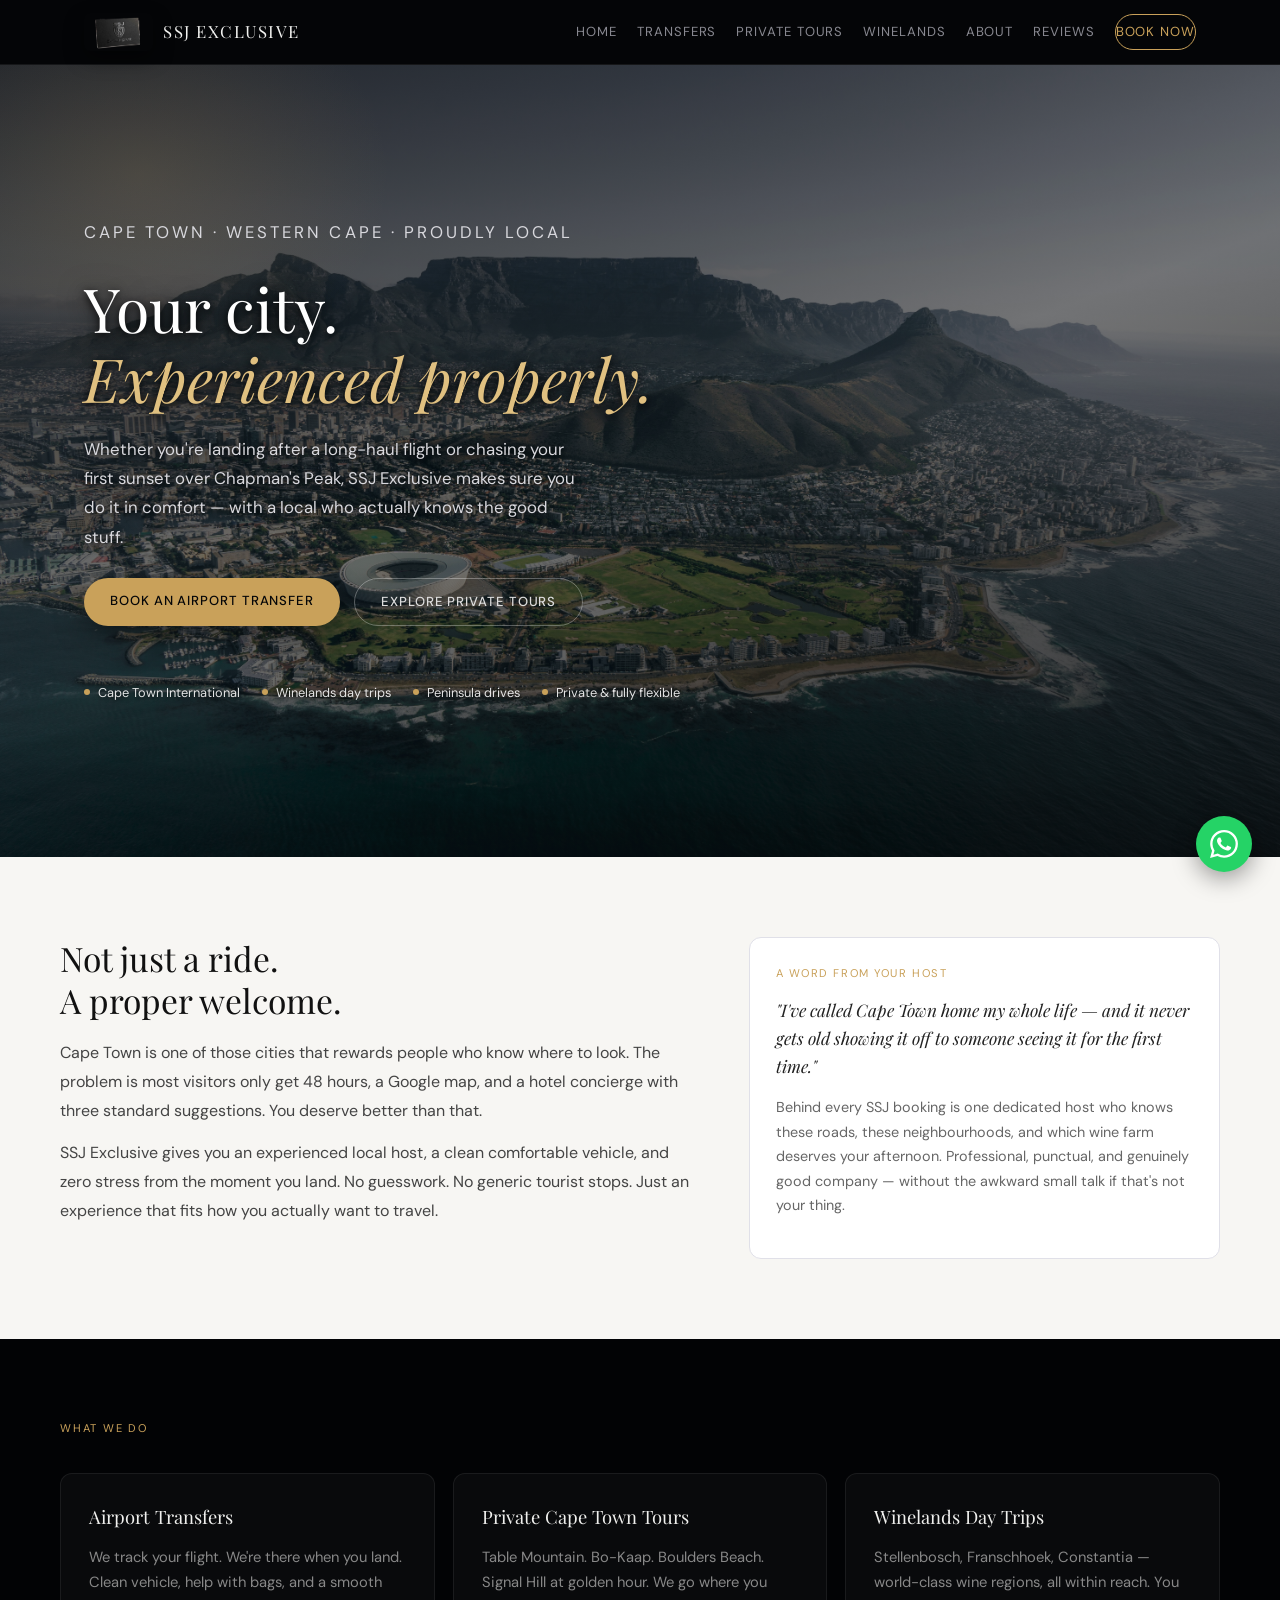
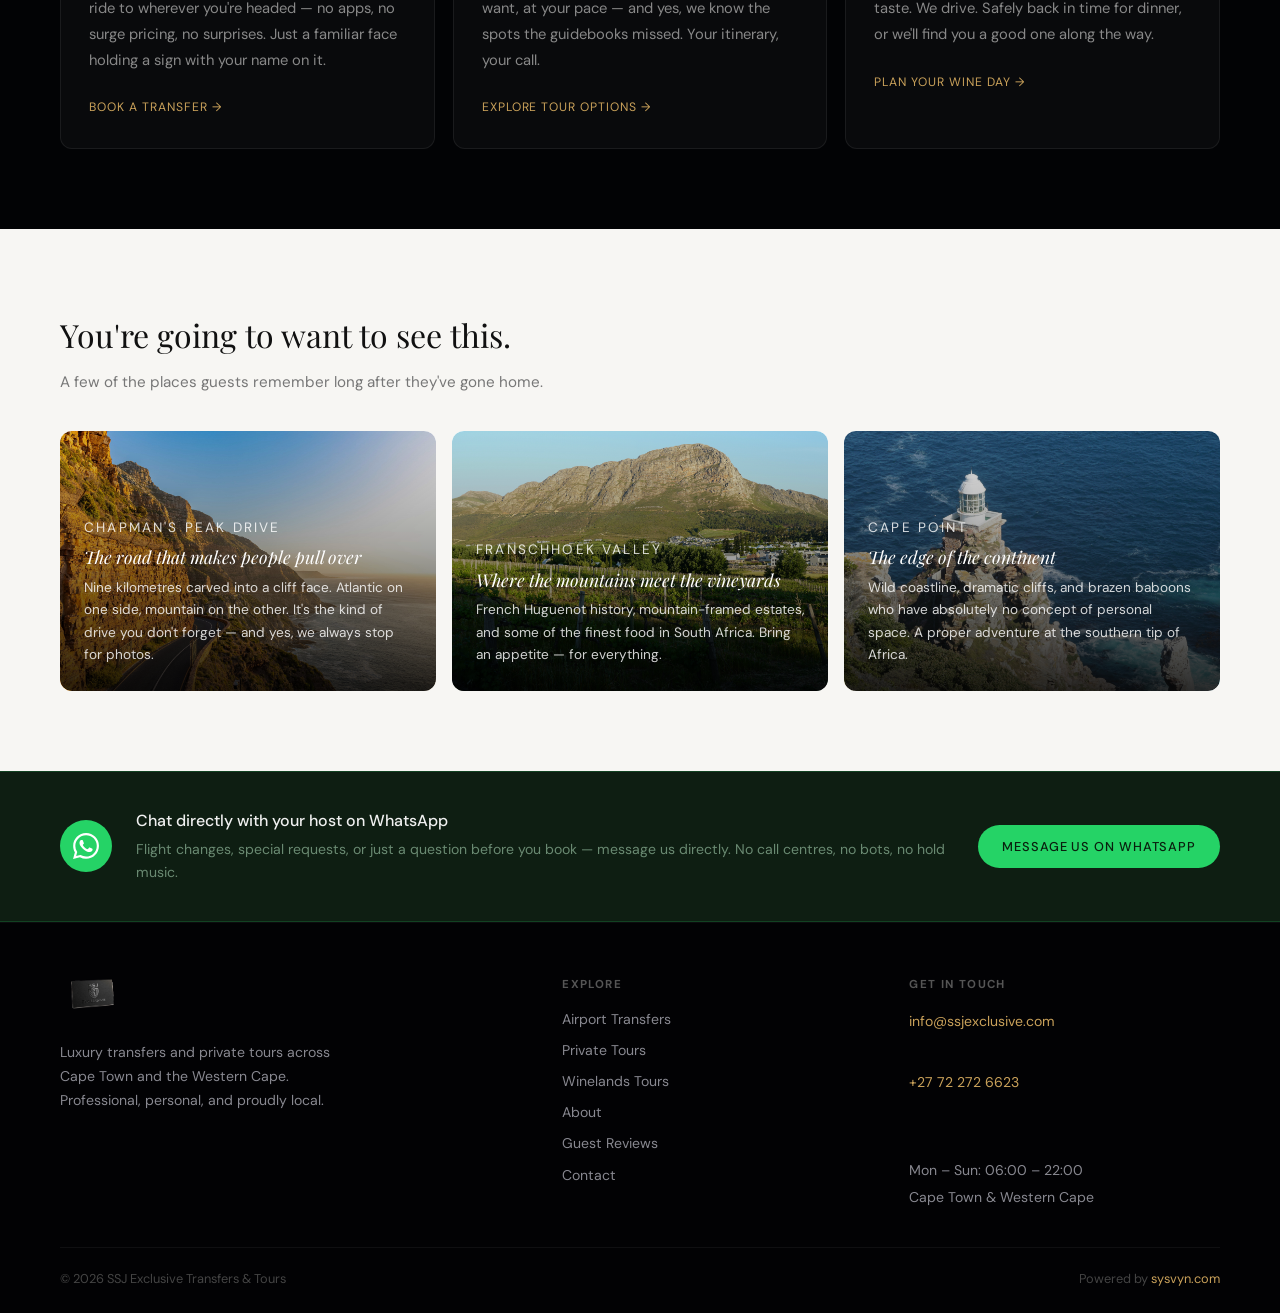
<file: index.html>
<!DOCTYPE html>
<html lang="en">
<head>
  <meta charset="UTF-8" />
  <title>SSJ Exclusive Transfers & Tours | Cape Town</title>
  <meta name="viewport" content="width=device-width, initial-scale=1" />

  <!-- SEO -->
  <meta name="description" content="Luxury airport transfers and private tours in Cape Town with SSJ Exclusive. Your personal host across the Western Cape — professional, reliable, and genuinely local." />
  <meta name="keywords" content="Cape Town airport transfers, private tours Cape Town, wine tours Cape Town, SSJ Exclusive, Cape Town chauffeur, Western Cape tours, Chapman's Peak, Stellenbosch, Franschhoek" />
  <meta name="author" content="SSJ Exclusive Transfers & Tours" />

  <!-- Open Graph -->
  <meta property="og:title" content="SSJ Exclusive Transfers & Tours" />
  <meta property="og:description" content="Luxury airport transfers and private tours in Cape Town, South Africa." />
  <meta property="og:image" content="https://ssjexclusive.com/img/hero-home.jpg" />
  <meta property="og:type" content="website" />
  <meta property="og:url" content="https://ssjexclusive.com/" />

  <!-- Twitter Card -->
  <meta name="twitter:card" content="summary_large_image" />
  <meta name="twitter:title" content="SSJ Exclusive Transfers & Tours" />
  <meta name="twitter:description" content="Luxury airport transfers and private tours in Cape Town." />
  <meta name="twitter:image" content="https://ssjexclusive.com/img/hero-home.jpg" />

  <!-- Browser -->
  <meta name="theme-color" content="#050608" />

  <link rel="icon" type="image/png" href="img/favicon.png" />
  <link href="https://fonts.googleapis.com/css2?family=Playfair+Display:ital,wght@0,400;0,500;1,400&family=DM+Sans:wght@300;400;500&display=swap" rel="stylesheet" />
  <link rel="stylesheet" href="css/style.css" />

  <style>
    /* ─── PAGE-LEVEL OVERRIDES & NEW COMPONENTS ─── */

    :root {
      --gold: #c9a15a;
      --gold-light: #e0c080;
      --dark-bg: #050608;
      --darker-bg: #020305;
      --light-bg: #f7f6f3;
      --text-main: #f2f2f0;
      --text-muted: #888890;
      --text-dark: #181818;
      --border-subtle: rgba(255,255,255,0.07);
      --radius: 12px;
    }

    * { box-sizing: border-box; margin: 0; padding: 0; }

    body {
      font-family: 'DM Sans', system-ui, sans-serif;
      background: var(--dark-bg);
      color: var(--text-main);
      line-height: 1.65;
    }

    /* ── HEADER ── */
    .site-header {
      position: sticky;
      top: 0;
      z-index: 100;
      background: rgba(5,6,8,0.96);
      backdrop-filter: blur(16px);
      border-bottom: 1px solid var(--border-subtle);
    }
    .header-inner {
      max-width: 1160px;
      margin: 0 auto;
      padding: 0 24px;
      display: flex;
      align-items: center;
      justify-content: space-between;
      height: 64px;
    }
    .brand {
      display: flex;
      align-items: center;
      gap: 10px;
      text-decoration: none;
    }
    .brand-logo {
      height: 38px;
      width: auto;
      border-radius: 6px;
    }
    .brand-text {
      font-family: 'Playfair Display', serif;
      font-size: 1.05rem;
      letter-spacing: 0.09em;
      text-transform: uppercase;
      color: var(--text-main);
    }
    .main-nav {
      display: flex;
      align-items: center;
      gap: 20px;
    }
    .main-nav a {
      color: var(--text-muted);
      text-decoration: none;
      font-size: 0.82rem;
      letter-spacing: 0.07em;
      text-transform: uppercase;
      transition: color 0.2s;
    }
    .main-nav a:hover { color: #fff; }
    .nav-cta {
      padding: 7px 20px;
      border-radius: 999px;
      border: 1px solid var(--gold);
      color: var(--gold) !important;
      transition: all 0.2s !important;
      white-space: nowrap;
      flex-shrink: 0;
    }
    .nav-cta:hover {
      background: var(--gold) !important;
      color: #050608 !important;
    }

    /* ── HERO ── */
    .hero {
      position: relative;
      min-height: 88vh;
      display: flex;
      align-items: center;
      overflow: hidden;

      /* 
        IMAGE SETUP:
        Replace "hero-home.jpg" with your actual hero photo.
        Ideal: wide aerial shot of Cape Town or the waterfront.
        Size recommended: 1920x1080px minimum.
      */
      background-image:
        linear-gradient(160deg, rgba(5,6,8,0.82) 0%, rgba(5,6,8,0.55) 50%, rgba(5,6,8,0.88) 100%),
        url('img/hero-home.jpg');
      background-size: cover;
      background-position: center 40%;
    }
    .hero-glow {
      position: absolute;
      top: -100px; left: -120px;
      width: 520px; height: 420px;
      background: radial-gradient(ellipse, rgba(201,161,90,0.15) 0%, transparent 68%);
      pointer-events: none;
    }
    .hero-content {
      position: relative;
      max-width: 1160px;
      margin: 0 auto;
      padding: 0 24px;
      width: 100%;
    }
    .hero-eyebrow {
      font-size: 0.75rem;
      letter-spacing: 0.18em;
      text-transform: uppercase;
      color: var(--gold);
      margin-bottom: 22px;
    }
    .hero h1 {
      font-family: 'Playfair Display', serif;
      font-size: clamp(2.4rem, 5vw, 3.8rem);
      font-weight: 400;
      line-height: 1.15;
      color: #fff;
      max-width: 620px;
      margin-bottom: 22px;
      text-shadow: 0 2px 8px rgba(0,0,0,0.9), 0 4px 28px rgba(0,0,0,0.75);
    }
    .hero h1 em {
      font-style: italic;
      color: var(--gold-light);
    }
    .hero-sub {
      font-size: 1.05rem;
      line-height: 1.75;
      color: #e8e8e8;
      max-width: 500px;
      margin-bottom: 36px;
      text-shadow: 0 1px 6px rgba(0,0,0,0.85), 0 3px 18px rgba(0,0,0,0.65);
    }
    .hero-actions {
      display: flex;
      flex-wrap: wrap;
      gap: 14px;
      margin-bottom: 56px;
    }
    .btn-primary {
      padding: 12px 26px;
      border-radius: 999px;
      background: var(--gold);
      color: #050608;
      font-family: 'DM Sans', sans-serif;
      font-size: 0.82rem;
      font-weight: 500;
      letter-spacing: 0.07em;
      text-transform: uppercase;
      text-decoration: none;
      border: none;
      cursor: pointer;
      transition: background 0.2s, transform 0.15s;
      display: inline-block;
    }
    .btn-primary:hover {
      background: var(--gold-light);
      transform: translateY(-1px);
    }
    .btn-ghost {
      padding: 12px 26px;
      border-radius: 999px;
      background: transparent;
      color: #ddd;
      font-family: 'DM Sans', sans-serif;
      font-size: 0.82rem;
      font-weight: 500;
      letter-spacing: 0.07em;
      text-transform: uppercase;
      text-decoration: none;
      border: 1px solid rgba(255,255,255,0.3);
      cursor: pointer;
      transition: all 0.2s;
      display: inline-block;
    }
    .btn-ghost:hover {
      border-color: rgba(255,255,255,0.6);
      background: rgba(255,255,255,0.05);
    }
    .hero-tags {
      display: flex;
      flex-wrap: wrap;
      gap: 22px;
    }
    .hero-tag {
      display: flex;
      align-items: center;
      gap: 8px;
      font-size: 0.8rem;
      color: rgba(255,255,255,0.88);
      text-shadow: 0 1px 4px rgba(0,0,0,0.8);
    }
    .tag-dot {
      width: 6px; height: 6px;
      border-radius: 50%;
      background: var(--gold);
      flex-shrink: 0;
    }

    /* ── INTRO SECTION ── */
    .section-intro {
      background: var(--light-bg);
      color: var(--text-dark);
      padding: 80px 24px;
    }
    .section-intro .inner {
      max-width: 1160px;
      margin: 0 auto;
      display: grid;
      grid-template-columns: 1.35fr 1fr;
      gap: 52px;
      align-items: start;
    }
    .section-intro h2 {
      font-family: 'Playfair Display', serif;
      font-size: 2.1rem;
      font-weight: 400;
      line-height: 1.25;
      margin-bottom: 18px;
      color: #111;
    }
    .section-intro p {
      font-size: 1rem;
      line-height: 1.8;
      color: #444;
      margin-bottom: 14px;
    }
    .host-card {
      background: #fff;
      border: 0.5px solid #e0e0e8;
      border-radius: var(--radius);
      padding: 26px;
    }
    .host-card-label {
      font-size: 0.7rem;
      letter-spacing: 0.14em;
      text-transform: uppercase;
      color: var(--gold);
      margin-bottom: 14px;
    }
    .host-card blockquote {
      font-family: 'Playfair Display', serif;
      font-size: 1.08rem;
      font-style: italic;
      font-weight: 400;
      color: #222;
      line-height: 1.6;
      margin-bottom: 16px;
      border: none;
      padding: 0;
    }
    .host-card p {
      font-size: 0.9rem;
      line-height: 1.7;
      color: #666;
    }

    /* ── SERVICES SECTION ── */
    .section-services {
      background: var(--darker-bg);
      color: var(--text-main);
      padding: 80px 24px;
    }
    .section-services .inner {
      max-width: 1160px;
      margin: 0 auto;
    }
    .section-label {
      font-size: 0.7rem;
      letter-spacing: 0.16em;
      text-transform: uppercase;
      color: var(--gold);
      margin-bottom: 36px;
    }
    .services-grid {
      display: grid;
      grid-template-columns: repeat(3, 1fr);
      gap: 18px;
    }
    .svc-card {
      background: rgba(255,255,255,0.03);
      border: 0.5px solid var(--border-subtle);
      border-radius: var(--radius);
      padding: 28px;
      transition: border-color 0.2s;
    }
    .svc-card:hover {
      border-color: rgba(201,161,90,0.35);
    }
    .svc-card h3 {
      font-family: 'Playfair Display', serif;
      font-size: 1.15rem;
      font-weight: 400;
      color: #f0f0ee;
      margin-bottom: 12px;
    }
    .svc-card p {
      font-size: 0.92rem;
      line-height: 1.75;
      color: #888;
      margin-bottom: 20px;
    }
    .svc-link {
      font-size: 0.76rem;
      letter-spacing: 0.08em;
      text-transform: uppercase;
      color: var(--gold);
      text-decoration: none;
      transition: color 0.2s;
    }
    .svc-link:hover { color: var(--gold-light); }

    /* ── SCENIC SECTION ── */
    .section-scenic {
      background: var(--light-bg);
      color: var(--text-dark);
      padding: 80px 24px;
    }
    .section-scenic .inner {
      max-width: 1160px;
      margin: 0 auto;
    }
    .section-scenic h2 {
      font-family: 'Playfair Display', serif;
      font-size: 2rem;
      font-weight: 400;
      color: #111;
      margin-bottom: 8px;
    }
    .section-scenic .sub {
      font-size: 0.95rem;
      color: #777;
      margin-bottom: 36px;
    }
    .scenic-grid {
      display: grid;
      grid-template-columns: repeat(3, 1fr);
      gap: 16px;
    }

    /*
      SCENIC CARDS — each uses a background photo.
      Image naming guide (place your photos in /img/):
        scenic-chapmans-peak.jpg  → Chapman's Peak coastal road
        scenic-franschhoek.jpg    → Franschhoek valley / vineyards
        scenic-cape-point.jpg     → Cape Point / Cape of Good Hope
      Recommended size: 800x500px minimum, landscape orientation.
      The dark overlay ensures text is always readable.
    */
    .scenic-card {
      border-radius: var(--radius);
      overflow: hidden;
      min-height: 260px;
      position: relative;
      display: flex;
      flex-direction: column;
      justify-content: flex-end;
      padding: 24px;
      background-size: cover;
      background-position: center;
    }
    .scenic-card::before {
      content: '';
      position: absolute;
      inset: 0;
      background: linear-gradient(to top, rgba(0,0,0,0.82) 0%, rgba(0,0,0,0.35) 55%, rgba(0,0,0,0.1) 100%);
      border-radius: var(--radius);
    }
    .scenic-card-1 {
      background-image: url('img/scenic-chapmans-peak.jpg');
      background-color: #1a2820; /* fallback colour while image loads */
    }
    .scenic-card-2 {
      background-image: url('img/scenic-franschhoek.jpg');
      background-color: #1e1e2e;
    }
    .scenic-card-3 {
      background-image: url('img/scenic-cape-point.jpg');
      background-color: #2a1e12;
    }
    .scenic-card-content {
      position: relative;
      z-index: 1;
    }
    .scenic-place {
      font-size: 0.68rem;
      letter-spacing: 0.16em;
      text-transform: uppercase;
      /* HIGH CONTRAST — always white regardless of bg */
      color: rgba(255,255,255,0.75);
      margin-bottom: 7px;
    }
    .scenic-card h3 {
      font-family: 'Playfair Display', serif;
      font-size: 1.1rem;
      font-weight: 400;
      font-style: italic;
      /* PURE WHITE — fully readable over dark overlay */
      color: #ffffff;
      margin-bottom: 8px;
      line-height: 1.3;
    }
    .scenic-card p {
      font-size: 0.85rem;
      line-height: 1.65;
      /* HIGH CONTRAST LIGHT — clearly legible */
      color: rgba(255,255,255,0.82);
    }

    /* ── WHATSAPP BANNER ── */
    .wa-banner {
      background: #0e1e12;
      border-top: 1px solid rgba(37,211,102,0.2);
      border-bottom: 1px solid rgba(37,211,102,0.2);
      padding: 36px 24px;
    }
    .wa-banner .inner {
      max-width: 1160px;
      margin: 0 auto;
      display: flex;
      align-items: center;
      gap: 24px;
    }
    .wa-icon-circle {
      width: 52px; height: 52px;
      border-radius: 50%;
      background: #25D366;
      display: flex;
      align-items: center;
      justify-content: center;
      flex-shrink: 0;
    }
    .wa-icon-circle svg {
      width: 26px; height: 26px;
      fill: #fff;
    }
    .wa-text { flex: 1; }
    .wa-text h3 {
      font-size: 1rem;
      font-weight: 500;
      color: #f0f0f0;
      margin-bottom: 4px;
    }
    .wa-text p {
      font-size: 0.88rem;
      color: #6a8a72;
    }
    .wa-btn {
      padding: 11px 24px;
      border-radius: 999px;
      background: #25D366;
      color: #0a1f0e;
      font-family: 'DM Sans', sans-serif;
      font-size: 0.8rem;
      font-weight: 500;
      letter-spacing: 0.07em;
      text-transform: uppercase;
      text-decoration: none;
      border: none;
      flex-shrink: 0;
      transition: background 0.2s;
      display: inline-block;
    }
    .wa-btn:hover { background: #1db954; }

    /* ── FLOATING WHATSAPP BUTTON ── */
    .wa-float {
      position: fixed;
      bottom: 28px;
      right: 28px;
      z-index: 999;
      width: 56px; height: 56px;
      border-radius: 50%;
      background: #25D366;
      display: flex;
      align-items: center;
      justify-content: center;
      box-shadow: 0 6px 24px rgba(0,0,0,0.4);
      text-decoration: none;
      transition: transform 0.2s, box-shadow 0.2s;
    }
    .wa-float:hover {
      transform: scale(1.08);
      box-shadow: 0 10px 32px rgba(37,211,102,0.35);
    }
    .wa-float svg {
      width: 28px; height: 28px;
      fill: #fff;
    }
    .wa-float-tooltip {
      position: absolute;
      right: 66px;
      top: 50%;
      transform: translateY(-50%);
      background: #111;
      color: #f0f0f0;
      font-size: 0.78rem;
      white-space: nowrap;
      padding: 7px 12px;
      border-radius: 8px;
      opacity: 0;
      pointer-events: none;
      transition: opacity 0.2s;
    }
    .wa-float:hover .wa-float-tooltip { opacity: 1; }

    /* ── FOOTER ── */
    .site-footer {
      background: #020204;
      padding: 52px 24px 24px;
      border-top: 1px solid rgba(255,255,255,0.04);
    }
    .footer-top {
      max-width: 1160px;
      margin: 0 auto;
      display: grid;
      grid-template-columns: 1.5fr 1fr 1fr;
      gap: 36px;
      padding-bottom: 36px;
      border-bottom: 1px solid rgba(255,255,255,0.05);
    }
    .footer-brand p {
      font-size: 0.88rem;
      color: var(--text-muted);
      max-width: 280px;
      margin-top: 12px;
      line-height: 1.7;
    }
    .footer-logo {
      height: 36px;
      width: auto;
      border-radius: 6px;
    }
    .footer-col h4 {
      font-size: 0.72rem;
      letter-spacing: 0.12em;
      text-transform: uppercase;
      color: #555;
      margin-bottom: 14px;
    }
    .footer-col a {
      display: block;
      font-size: 0.88rem;
      color: var(--text-muted);
      text-decoration: none;
      margin-bottom: 8px;
      transition: color 0.2s;
    }
    .footer-col a:hover { color: #fff; }
    .footer-contact {
      font-size: 0.88rem;
      color: var(--text-muted);
      line-height: 1.9;
    }
    .footer-contact a {
      color: var(--gold);
      text-decoration: none;
    }
    .footer-contact a:hover { text-decoration: underline; }
    .footer-bottom {
      max-width: 1160px;
      margin: 0 auto;
      padding-top: 20px;
      display: flex;
      justify-content: space-between;
      align-items: center;
      font-size: 0.8rem;
      color: #444;
    }
    .footer-bottom a {
      color: var(--gold);
      text-decoration: none;
    }

    /* ── RESPONSIVE ── */
    @media (max-width: 900px) {
      .header-inner { padding: 0 16px; }
      .main-nav { gap: 12px; }
      .main-nav a { font-size: 0.75rem; }
      .hero { min-height: 75vh; }
      .section-intro .inner,
      .services-grid,
      .scenic-grid,
      .footer-top { grid-template-columns: 1fr; }
      .section-intro .inner,
      .footer-top { gap: 32px; }
      .wa-banner .inner { flex-wrap: wrap; }
    }

    @media (max-width: 600px) {
      .main-nav { display: none; }
      .hero h1 { font-size: 2.1rem; }
      .hero-actions { flex-direction: column; }
      .btn-primary, .btn-ghost { text-align: center; }
      .footer-bottom { flex-direction: column; gap: 8px; text-align: center; }
    }
  </style>
</head>
<body>

<!-- ─── FLOATING WHATSAPP ─── -->
<a class="wa-float"
   href="https://wa.me/27722726623?text=Hi%2C%20I%27d%20like%20to%20book%20a%20transfer%20or%20tour%20with%20SSJ%20Exclusive"
   target="_blank"
   rel="noopener"
   aria-label="Chat on WhatsApp">
  <svg viewBox="0 0 24 24" xmlns="http://www.w3.org/2000/svg">
    <path d="M17.472 14.382c-.297-.149-1.758-.867-2.03-.967-.273-.099-.471-.148-.67.15-.197.297-.767.966-.94 1.164-.173.199-.347.223-.644.075-.297-.15-1.255-.463-2.39-1.475-.883-.788-1.48-1.761-1.653-2.059-.173-.297-.018-.458.13-.606.134-.133.298-.347.446-.52.149-.174.198-.298.298-.497.099-.198.05-.371-.025-.52-.075-.149-.669-1.612-.916-2.207-.242-.579-.487-.5-.669-.51-.173-.008-.371-.01-.57-.01-.198 0-.52.074-.792.372-.272.297-1.04 1.016-1.04 2.479 0 1.462 1.065 2.875 1.213 3.074.149.198 2.096 3.2 5.077 4.487.709.306 1.262.489 1.694.625.712.227 1.36.195 1.871.118.571-.085 1.758-.719 2.006-1.413.248-.694.248-1.289.173-1.413-.074-.124-.272-.198-.57-.347m-5.421 7.403h-.004a9.87 9.87 0 01-5.031-1.378l-.361-.214-3.741.982.998-3.648-.235-.374a9.86 9.86 0 01-1.51-5.26c.001-5.45 4.436-9.884 9.888-9.884 2.64 0 5.122 1.03 6.988 2.898a9.825 9.825 0 012.893 6.994c-.003 5.45-4.437 9.884-9.885 9.884m8.413-18.297A11.815 11.815 0 0012.05 0C5.495 0 .16 5.335.157 11.892c0 2.096.547 4.142 1.588 5.945L.057 24l6.305-1.654a11.882 11.882 0 005.683 1.448h.005c6.554 0 11.89-5.335 11.893-11.893a11.821 11.821 0 00-3.48-8.413z"/>
  </svg>
  <span class="wa-float-tooltip">Chat on WhatsApp</span>
</a>

<!-- ─── HEADER ─── -->
<header class="site-header">
  <div class="header-inner">
    <a href="index.html" class="brand">
      <img src="img/logo.png" class="brand-logo" alt="SSJ Exclusive" />
      <span class="brand-text">SSJ Exclusive</span>
    </a>
    <nav class="main-nav">
      <a href="index.html">Home</a>
      <a href="airport-transfers.html">Transfers</a>
      <a href="private-tours.html">Private Tours</a>
      <a href="wine-tours.html">Winelands</a>
      <a href="about.html">About</a>
      <a href="reviews.html">Reviews</a>
      <a href="contact.html" class="nav-cta">Book Now</a>
    </nav>
  </div>
</header>

<!-- ─── HERO ─── -->
<!--
  HERO IMAGE: img/hero-home.jpg
  Suggested: wide aerial or coastal shot of Cape Town, Table Mountain visible.
  Good free sources: Unsplash search "Cape Town aerial" or "Table Mountain panorama"
  Size: 1920×1080 minimum. Save optimised (JPEG 80%).
-->
<section class="hero">
  <div class="hero-glow"></div>
  <div class="hero-content">
    <p class="hero-eyebrow">Cape Town · Western Cape · Proudly local</p>
    <h1>Your city.<br><em>Experienced properly.</em></h1>
    <p class="hero-sub">
      Whether you're landing after a long-haul flight or chasing your first sunset over Chapman's Peak,
      SSJ Exclusive makes sure you do it in comfort — with a local who actually knows the good stuff.
    </p>
    <div class="hero-actions">
      <a href="https://wa.me/27722726623?text=Hi%2C%20I%27d%20like%20to%20book%20an%20airport%20transfer%20with%20SSJ%20Exclusive" target="_blank" rel="noopener" class="btn-primary">Book an airport transfer</a>
      <a href="private-tours.html" class="btn-ghost">Explore private tours</a>
    </div>
    <div class="hero-tags">
      <span class="hero-tag"><span class="tag-dot"></span>Cape Town International</span>
      <span class="hero-tag"><span class="tag-dot"></span>Winelands day trips</span>
      <span class="hero-tag"><span class="tag-dot"></span>Peninsula drives</span>
      <span class="hero-tag"><span class="tag-dot"></span>Private &amp; fully flexible</span>
    </div>
  </div>
</section>

<!-- ─── INTRO ─── -->
<section class="section-intro">
  <div class="inner">
    <div>
      <h2>Not just a ride.<br>A proper welcome.</h2>
      <p>
        Cape Town is one of those cities that rewards people who know where to look.
        The problem is most visitors only get 48 hours, a Google map, and a hotel concierge
        with three standard suggestions. You deserve better than that.
      </p>
      <p>
        SSJ Exclusive gives you an experienced local host, a clean comfortable vehicle,
        and zero stress from the moment you land. No guesswork. No generic tourist stops.
        Just an experience that fits how you actually want to travel.
      </p>
    </div>
    <div class="host-card">
      <div class="host-card-label">A word from your host</div>
      <blockquote>
        "I've called Cape Town home my whole life — and it never gets old showing it off to someone seeing it for the first time."
      </blockquote>
      <p>
        Behind every SSJ booking is one dedicated host who knows these roads, these neighbourhoods,
        and which wine farm deserves your afternoon. Professional, punctual, and genuinely
        good company — without the awkward small talk if that's not your thing.
      </p>
    </div>
  </div>
</section>

<!-- ─── SERVICES ─── -->
<section class="section-services">
  <div class="inner">
    <p class="section-label">What we do</p>
    <div class="services-grid">

      <div class="svc-card">
        <h3>Airport Transfers</h3>
        <p>
          We track your flight. We're there when you land. Clean vehicle, help with bags,
          and a smooth ride to wherever you're headed — no apps, no surge pricing, no surprises.
          Just a familiar face holding a sign with your name on it.
        </p>
        <a href="airport-transfers.html" class="svc-link">Book a transfer →</a>
      </div>

      <div class="svc-card">
        <h3>Private Cape Town Tours</h3>
        <p>
          Table Mountain. Bo-Kaap. Boulders Beach. Signal Hill at golden hour.
          We go where you want, at your pace — and yes, we know the spots the guidebooks missed.
          Your itinerary, your call.
        </p>
        <a href="private-tours.html" class="svc-link">Explore tour options →</a>
      </div>

      <div class="svc-card">
        <h3>Winelands Day Trips</h3>
        <p>
          Stellenbosch, Franschhoek, Constantia — world-class wine regions, all within reach.
          You taste. We drive. Safely back in time for dinner, or we'll find you a good one
          along the way.
        </p>
        <a href="wine-tours.html" class="svc-link">Plan your wine day →</a>
      </div>

    </div>
  </div>
</section>

<!-- ─── SCENIC ─── -->
<section class="section-scenic">
  <div class="inner">
    <h2>You're going to want to see this.</h2>
    <p class="sub">A few of the places guests remember long after they've gone home.</p>

    <div class="scenic-grid">

      <!--
        SCENIC IMAGE 1: img/scenic-chapmans-peak.jpg
        Suggested: Chapman's Peak Drive, Atlantic view from the cliff road.
        Search: "Chapman's Peak Drive Cape Town"
      -->
      <div class="scenic-card scenic-card-1">
        <div class="scenic-card-content">
          <p class="scenic-place">Chapman's Peak Drive</p>
          <h3>The road that makes people pull over</h3>
          <p>
            Nine kilometres carved into a cliff face. Atlantic on one side, mountain on the other.
            It's the kind of drive you don't forget — and yes, we always stop for photos.
          </p>
        </div>
      </div>

      <!--
        SCENIC IMAGE 2: img/scenic-franschhoek.jpg
        Suggested: Franschhoek valley aerial or vineyard with mountains behind.
        Search: "Franschhoek valley vineyards aerial"
      -->
      <div class="scenic-card scenic-card-2">
        <div class="scenic-card-content">
          <p class="scenic-place">Franschhoek Valley</p>
          <h3>Where the mountains meet the vineyards</h3>
          <p>
            French Huguenot history, mountain-framed estates, and some of the finest food
            in South Africa. Bring an appetite — for everything.
          </p>
        </div>
      </div>

      <!--
        SCENIC IMAGE 3: img/scenic-cape-point.jpg
        Suggested: Cape Point lighthouse or dramatic cliffs at the Cape of Good Hope.
        Search: "Cape Point lighthouse South Africa"
      -->
      <div class="scenic-card scenic-card-3">
        <div class="scenic-card-content">
          <p class="scenic-place">Cape Point</p>
          <h3>The edge of the continent</h3>
          <p>
            Wild coastline, dramatic cliffs, and brazen baboons who have absolutely no concept
            of personal space. A proper adventure at the southern tip of Africa.
          </p>
        </div>
      </div>

    </div>
  </div>
</section>

<!-- ─── WHATSAPP BANNER ─── -->
<div class="wa-banner">
  <div class="inner">
    <div class="wa-icon-circle">
      <svg viewBox="0 0 24 24" xmlns="http://www.w3.org/2000/svg">
        <path d="M17.472 14.382c-.297-.149-1.758-.867-2.03-.967-.273-.099-.471-.148-.67.15-.197.297-.767.966-.94 1.164-.173.199-.347.223-.644.075-.297-.15-1.255-.463-2.39-1.475-.883-.788-1.48-1.761-1.653-2.059-.173-.297-.018-.458.13-.606.134-.133.298-.347.446-.52.149-.174.198-.298.298-.497.099-.198.05-.371-.025-.52-.075-.149-.669-1.612-.916-2.207-.242-.579-.487-.5-.669-.51-.173-.008-.371-.01-.57-.01-.198 0-.52.074-.792.372-.272.297-1.04 1.016-1.04 2.479 0 1.462 1.065 2.875 1.213 3.074.149.198 2.096 3.2 5.077 4.487.709.306 1.262.489 1.694.625.712.227 1.36.195 1.871.118.571-.085 1.758-.719 2.006-1.413.248-.694.248-1.289.173-1.413-.074-.124-.272-.198-.57-.347m-5.421 7.403h-.004a9.87 9.87 0 01-5.031-1.378l-.361-.214-3.741.982.998-3.648-.235-.374a9.86 9.86 0 01-1.51-5.26c.001-5.45 4.436-9.884 9.888-9.884 2.64 0 5.122 1.03 6.988 2.898a9.825 9.825 0 012.893 6.994c-.003 5.45-4.437 9.884-9.885 9.884m8.413-18.297A11.815 11.815 0 0012.05 0C5.495 0 .16 5.335.157 11.892c0 2.096.547 4.142 1.588 5.945L.057 24l6.305-1.654a11.882 11.882 0 005.683 1.448h.005c6.554 0 11.89-5.335 11.893-11.893a11.821 11.821 0 00-3.48-8.413z"/>
      </svg>
    </div>
    <div class="wa-text">
      <h3>Chat directly with your host on WhatsApp</h3>
      <p>Flight changes, special requests, or just a question before you book — message us directly. No call centres, no bots, no hold music.</p>
    </div>
    <a href="https://wa.me/27722726623?text=Hi%2C%20I%27d%20like%20to%20book%20a%20transfer%20or%20tour%20with%20SSJ%20Exclusive"
       target="_blank"
       rel="noopener"
       class="wa-btn">Message us on WhatsApp</a>
  </div>
</div>

<!-- ─── FOOTER ─── -->
<footer class="site-footer">
  <div class="footer-top">
    <div class="footer-brand">
      <img src="img/logo.png" class="footer-logo" alt="SSJ Exclusive" />
      <p>Luxury transfers and private tours across Cape Town and the Western Cape. Professional, personal, and proudly local.</p>
    </div>

    <div class="footer-col">
      <h4>Explore</h4>
      <a href="airport-transfers.html">Airport Transfers</a>
      <a href="private-tours.html">Private Tours</a>
      <a href="wine-tours.html">Winelands Tours</a>
      <a href="about.html">About</a>
      <a href="reviews.html">Guest Reviews</a>
      <a href="contact.html">Contact</a>
    </div>

    <div class="footer-col">
      <h4>Get in touch</h4>
      <div class="footer-contact">
        <a href="mailto:info@ssjexclusive.com">info@ssjexclusive.com</a><br>
        <a href="https://wa.me/27722726623" target="_blank" rel="noopener">+27 72 272 6623</a><br>
        <br>
        Mon – Sun: 06:00 – 22:00<br>
        Cape Town &amp; Western Cape
      </div>
    </div>
  </div>

  <div class="footer-bottom">
    <span>© <span id="year"></span> SSJ Exclusive Transfers &amp; Tours</span>
    <span>Powered by <a href="https://sysvyn.com" target="_blank" rel="noopener">sysvyn.com</a></span>
  </div>
</footer>

<script>
  document.getElementById('year').textContent = new Date().getFullYear();
</script>

</body>
</html>
</file>
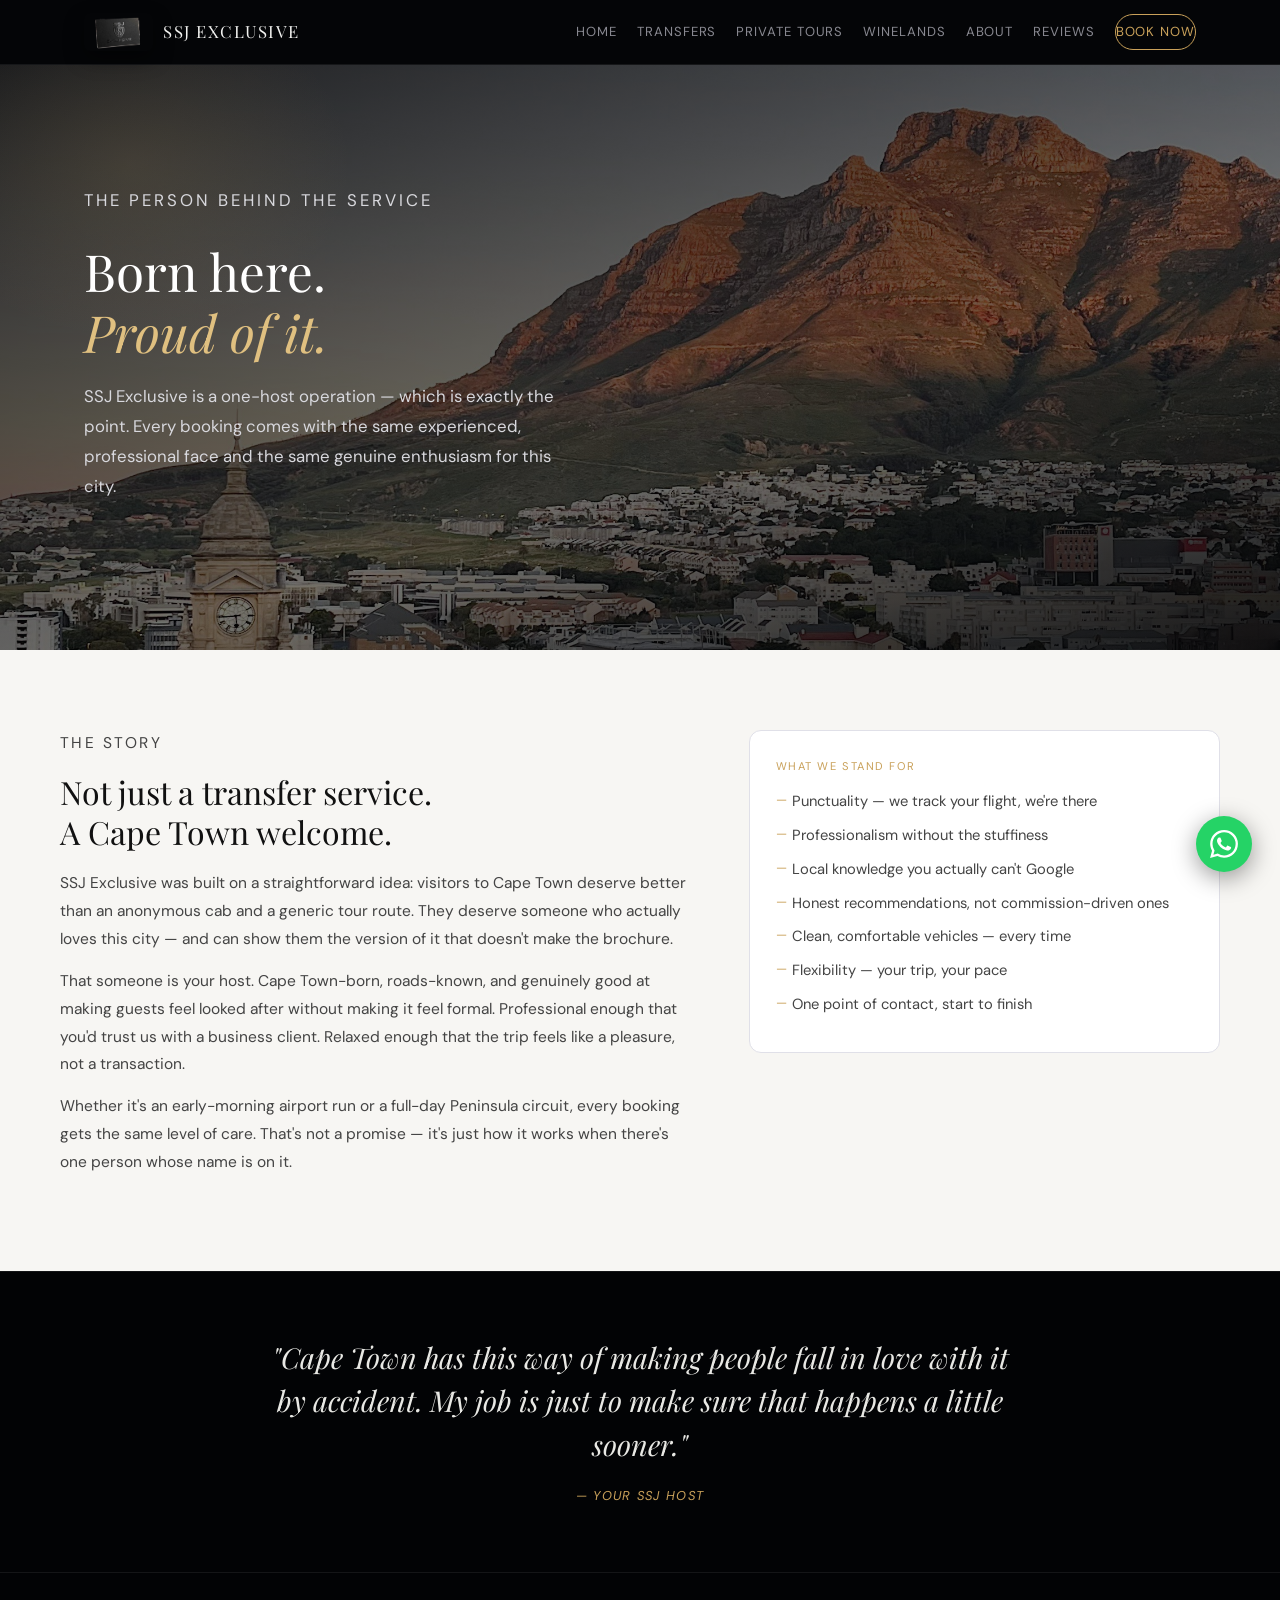
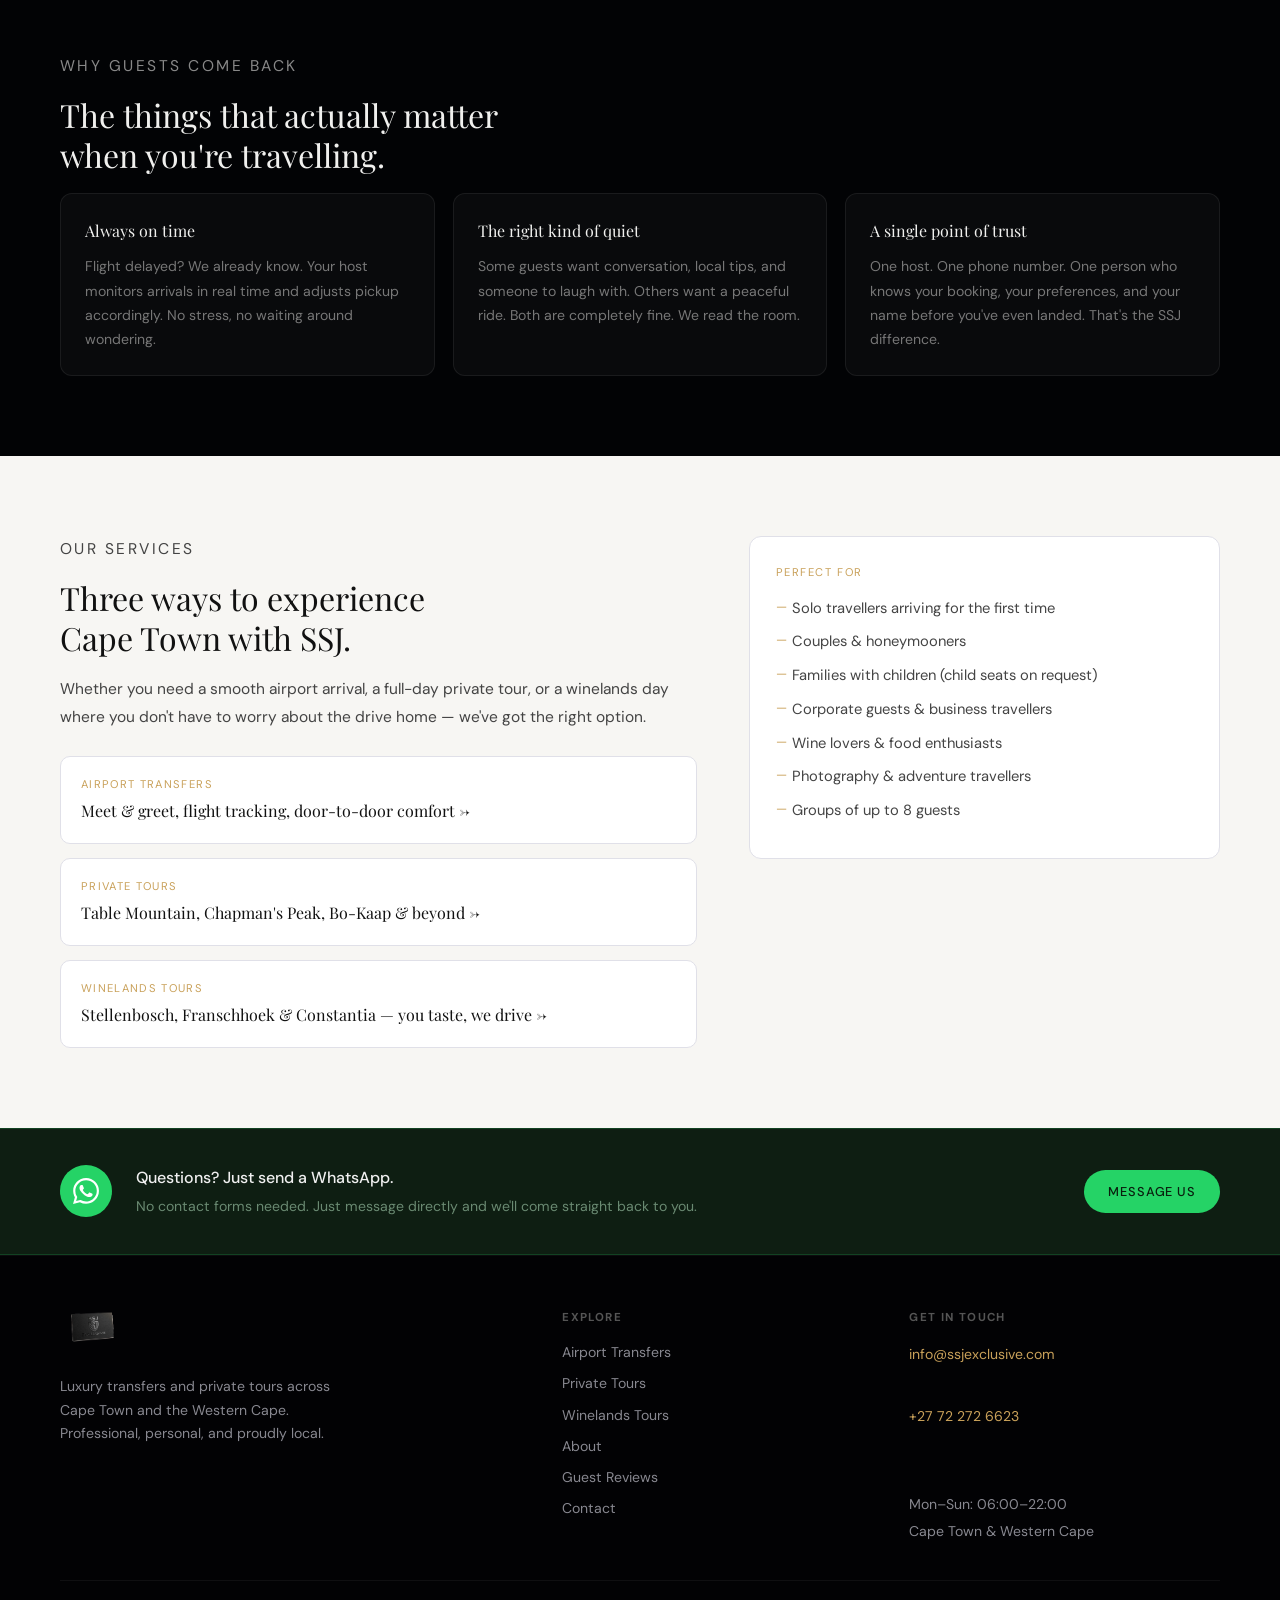
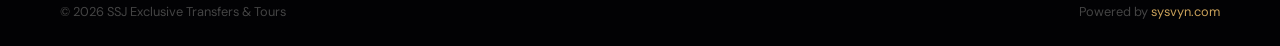
<file: about.html>
<!DOCTYPE html>
<html lang="en">
<head>
  <meta charset="UTF-8" />
  <title>About | SSJ Exclusive Transfers & Tours</title>
  <meta name="viewport" content="width=device-width, initial-scale=1" />
  <meta name="description" content="The story behind SSJ Exclusive — a Cape Town-born host with a passion for showing visitors the real city. Professional, personal, and genuinely local." />
  <meta name="author" content="SSJ Exclusive Transfers & Tours" />
  <meta property="og:title" content="About SSJ Exclusive" />
  <meta property="og:image" content="https://ssjexclusive.com/img/hero-about.jpg" />
  <meta name="theme-color" content="#050608" />
  <link rel="icon" type="image/png" href="img/favicon.png" />
  <link href="https://fonts.googleapis.com/css2?family=Playfair+Display:ital,wght@0,400;0,500;1,400&family=DM+Sans:wght@300;400;500&display=swap" rel="stylesheet" />
  <link rel="stylesheet" href="css/style.css" />
  <style>
    :root{--gold:#c9a15a;--gold-light:#e0c080;--dark-bg:#050608;--darker-bg:#020305;--light-bg:#f7f6f3;--text-main:#f2f2f0;--text-muted:#888890;--text-dark:#181818;--border-subtle:rgba(255,255,255,0.07);--radius:12px;}
    *{box-sizing:border-box;margin:0;padding:0;}
    body{font-family:'DM Sans',system-ui,sans-serif;background:var(--dark-bg);color:var(--text-main);line-height:1.65;}
    .site-header{position:sticky;top:0;z-index:100;background:rgba(5,6,8,0.96);backdrop-filter:blur(16px);border-bottom:1px solid var(--border-subtle);}
    .header-inner{max-width:1160px;margin:0 auto;padding:0 24px;display:flex;align-items:center;justify-content:space-between;height:64px;}
    .brand{display:flex;align-items:center;gap:10px;text-decoration:none;}
    .brand-logo{height:38px;width:auto;border-radius:6px;}
    .brand-text{font-family:'Playfair Display',serif;font-size:1.05rem;letter-spacing:0.09em;text-transform:uppercase;color:var(--text-main);}
    .main-nav{display:flex;align-items:center;gap:20px;}
    .main-nav a{color:var(--text-muted);text-decoration:none;font-size:0.82rem;letter-spacing:0.07em;text-transform:uppercase;transition:color 0.2s;}
    .main-nav a:hover{color:#fff;}
    .nav-cta{padding:7px 20px;border-radius:999px;border:1px solid var(--gold);color:var(--gold)!important;transition:all 0.2s!important;white-space:nowrap;flex-shrink:0;}
    .nav-cta:hover{background:var(--gold)!important;color:#050608!important;}

    /* HERO — img/hero-about.jpg
       Suggested: Host with vehicle, or Cape Town street/waterfront candid.
       Alternatively a clean aerial of the city from Signal Hill.
       Size: 1920x1080 minimum. */
    .hero{position:relative;min-height:65vh;display:flex;align-items:center;overflow:hidden;background-image:linear-gradient(160deg,rgba(5,6,8,0.90) 0%,rgba(5,6,8,0.55) 60%,rgba(5,6,8,0.92) 100%),url('img/hero-about.jpg');background-size:cover;background-position:center;}
    .hero-glow{position:absolute;top:-80px;left:-100px;width:460px;height:360px;background:radial-gradient(ellipse,rgba(201,161,90,0.13) 0%,transparent 68%);pointer-events:none;}
    .hero-content{position:relative;max-width:1160px;margin:0 auto;padding:80px 24px;width:100%;}
    .hero-eyebrow{font-size:0.75rem;letter-spacing:0.18em;text-transform:uppercase;color:var(--gold);margin-bottom:20px;}
    .hero h1{font-family:'Playfair Display',serif;font-size:clamp(2.2rem,4.5vw,3.2rem);font-weight:400;line-height:1.18;color:#fff;max-width:560px;margin-bottom:20px;}
    .hero h1 em{font-style:italic;color:var(--gold-light);}
    .hero-sub{font-size:1.02rem;line-height:1.78;color:#bbbbc0;max-width:500px;}

    .section{padding:80px 24px;}
    .section .inner{max-width:1160px;margin:0 auto;}
    .section-light{background:var(--light-bg);color:var(--text-dark);}
    .section-dark{background:var(--darker-bg);color:var(--text-main);}
    .two-col{display:grid;grid-template-columns:1.35fr 1fr;gap:52px;align-items:start;}
    .section h2{font-family:'Playfair Display',serif;font-size:2rem;font-weight:400;line-height:1.25;margin-bottom:18px;}
    .section-light h2{color:#111;}
    .section-dark h2{color:#f0f0ee;}
    .section p{font-size:0.97rem;line-height:1.8;margin-bottom:14px;}
    .section-light p{color:#444;}
    .section-dark p{color:#888;}
    .section-label{font-size:0.7rem;letter-spacing:0.16em;text-transform:uppercase;color:var(--gold);margin-bottom:12px;}

    .info-card{border-radius:var(--radius);padding:26px;}
    .section-light .info-card{background:#fff;border:0.5px solid #e0e0e8;}
    .section-dark .info-card{background:rgba(255,255,255,0.03);border:0.5px solid var(--border-subtle);}
    .info-card-label{font-size:0.7rem;letter-spacing:0.14em;text-transform:uppercase;color:var(--gold);margin-bottom:14px;}
    .info-card h3{font-family:'Playfair Display',serif;font-size:1.1rem;font-weight:400;margin-bottom:14px;}
    .section-light .info-card h3{color:#111;}
    .section-dark .info-card h3{color:#f0f0ee;}
    .info-list{list-style:none;padding:0;}
    .info-list li{font-size:0.92rem;line-height:1.75;padding-left:16px;position:relative;margin-bottom:8px;}
    .section-light .info-list li{color:#444;}
    .section-dark .info-list li{color:#888;}
    .info-list li::before{content:'—';position:absolute;left:0;color:var(--gold);font-size:0.8rem;}

    .values-grid{display:grid;grid-template-columns:repeat(3,1fr);gap:18px;margin-top:10px;}
    .value-card{border-radius:var(--radius);padding:24px;background:rgba(255,255,255,0.03);border:0.5px solid var(--border-subtle);}
    .value-card h3{font-family:'Playfair Display',serif;font-size:1rem;font-weight:400;color:#f0f0ee;margin-bottom:10px;}
    .value-card p{font-size:0.88rem;line-height:1.72;color:#777;margin:0;}

    /* PULL QUOTE */
    .pull-quote{background:var(--darker-bg);padding:64px 24px;text-align:center;border-top:1px solid var(--border-subtle);border-bottom:1px solid var(--border-subtle);}
    .pull-quote blockquote{font-family:'Playfair Display',serif;font-size:clamp(1.3rem,2.5vw,1.8rem);font-style:italic;font-weight:400;color:#e8e8e4;max-width:760px;margin:0 auto 16px;line-height:1.5;}
    .pull-quote cite{font-size:0.8rem;letter-spacing:0.1em;text-transform:uppercase;color:var(--gold);}

    /* BOOKING FORM */
    .booking-form{background:rgba(255,255,255,0.03);border:0.5px solid var(--border-subtle);border-radius:var(--radius);padding:28px;}
    .section-light .booking-form{background:#fff;border-color:#e0e0e8;}
    .form-row{margin-bottom:16px;}
    .form-row label{display:block;font-size:0.78rem;letter-spacing:0.06em;text-transform:uppercase;color:var(--text-muted);margin-bottom:6px;}
    .section-light .form-row label{color:#888;}
    .form-row input,.form-row select,.form-row textarea{width:100%;padding:10px 12px;border-radius:8px;border:1px solid #2a2a35;background:#050608;color:#f5f5f5;font-family:'DM Sans',sans-serif;font-size:0.93rem;}
    .section-light .form-row input,.section-light .form-row select,.section-light .form-row textarea{background:#fafafa;color:#111;border-color:#d8d8e0;}
    .form-row input:focus,.form-row select:focus,.form-row textarea:focus{outline:none;border-color:var(--gold);}
    .btn-full{width:100%;text-align:center;}
    .btn-primary{padding:12px 26px;border-radius:999px;background:var(--gold);color:#050608;font-family:'DM Sans',sans-serif;font-size:0.82rem;font-weight:500;letter-spacing:0.07em;text-transform:uppercase;text-decoration:none;border:none;cursor:pointer;transition:background 0.2s,transform 0.15s;display:inline-block;}
    .btn-primary:hover{background:var(--gold-light);transform:translateY(-1px);}

    .wa-banner{background:#0e1e12;border-top:1px solid rgba(37,211,102,0.2);border-bottom:1px solid rgba(37,211,102,0.2);padding:36px 24px;}
    .wa-banner .inner{max-width:1160px;margin:0 auto;display:flex;align-items:center;gap:24px;flex-wrap:wrap;}
    .wa-icon-circle{width:52px;height:52px;border-radius:50%;background:#25D366;display:flex;align-items:center;justify-content:center;flex-shrink:0;}
    .wa-icon-circle svg{width:26px;height:26px;fill:#fff;}
    .wa-text{flex:1;}
    .wa-text h3{font-size:1rem;font-weight:500;color:#f0f0f0;margin-bottom:4px;}
    .wa-text p{font-size:0.88rem;color:#6a8a72;}
    .wa-btn{padding:11px 24px;border-radius:999px;background:#25D366;color:#0a1f0e;font-family:'DM Sans',sans-serif;font-size:0.8rem;font-weight:500;letter-spacing:0.07em;text-transform:uppercase;text-decoration:none;border:none;flex-shrink:0;transition:background 0.2s;display:inline-block;}
    .wa-btn:hover{background:#1db954;}
    .wa-float{position:fixed;bottom:28px;right:28px;z-index:999;width:56px;height:56px;border-radius:50%;background:#25D366;display:flex;align-items:center;justify-content:center;box-shadow:0 6px 24px rgba(0,0,0,0.4);text-decoration:none;transition:transform 0.2s,box-shadow 0.2s;}
    .wa-float:hover{transform:scale(1.08);box-shadow:0 10px 32px rgba(37,211,102,0.35);}
    .wa-float svg{width:28px;height:28px;fill:#fff;}
    .wa-float-tooltip{position:absolute;right:66px;top:50%;transform:translateY(-50%);background:#111;color:#f0f0f0;font-size:0.78rem;white-space:nowrap;padding:7px 12px;border-radius:8px;opacity:0;pointer-events:none;transition:opacity 0.2s;}
    .wa-float:hover .wa-float-tooltip{opacity:1;}

    .site-footer{background:#020204;padding:52px 24px 24px;border-top:1px solid rgba(255,255,255,0.04);}
    .footer-top{max-width:1160px;margin:0 auto;display:grid;grid-template-columns:1.5fr 1fr 1fr;gap:36px;padding-bottom:36px;border-bottom:1px solid rgba(255,255,255,0.05);}
    .footer-brand p{font-size:0.88rem;color:var(--text-muted);max-width:280px;margin-top:12px;line-height:1.7;}
    .footer-logo{height:36px;width:auto;border-radius:6px;}
    .footer-col h4{font-size:0.72rem;letter-spacing:0.12em;text-transform:uppercase;color:#555;margin-bottom:14px;}
    .footer-col a{display:block;font-size:0.88rem;color:var(--text-muted);text-decoration:none;margin-bottom:8px;transition:color 0.2s;}
    .footer-col a:hover{color:#fff;}
    .footer-contact{font-size:0.88rem;color:var(--text-muted);line-height:1.9;}
    .footer-contact a{color:var(--gold);text-decoration:none;}
    .footer-contact a:hover{text-decoration:underline;}
    .footer-bottom{max-width:1160px;margin:0 auto;padding-top:20px;display:flex;justify-content:space-between;align-items:center;font-size:0.8rem;color:#444;}
    .footer-bottom a{color:var(--gold);text-decoration:none;}

    @media(max-width:900px){.two-col,.values-grid,.footer-top{grid-template-columns:1fr;gap:28px;}}
    @media(max-width:600px){.main-nav{display:none;}.hero h1{font-size:2rem;}}
  </style>
</head>
<body>

<a class="wa-float" href="https://wa.me/27722726623?text=Hi%2C%20I%27d%20like%20to%20find%20out%20more%20about%20SSJ%20Exclusive" target="_blank" rel="noopener" aria-label="Chat on WhatsApp">
  <svg viewBox="0 0 24 24"><path d="M17.472 14.382c-.297-.149-1.758-.867-2.03-.967-.273-.099-.471-.148-.67.15-.197.297-.767.966-.94 1.164-.173.199-.347.223-.644.075-.297-.15-1.255-.463-2.39-1.475-.883-.788-1.48-1.761-1.653-2.059-.173-.297-.018-.458.13-.606.134-.133.298-.347.446-.52.149-.174.198-.298.298-.497.099-.198.05-.371-.025-.52-.075-.149-.669-1.612-.916-2.207-.242-.579-.487-.5-.669-.51-.173-.008-.371-.01-.57-.01-.198 0-.52.074-.792.372-.272.297-1.04 1.016-1.04 2.479 0 1.462 1.065 2.875 1.213 3.074.149.198 2.096 3.2 5.077 4.487.709.306 1.262.489 1.694.625.712.227 1.36.195 1.871.118.571-.085 1.758-.719 2.006-1.413.248-.694.248-1.289.173-1.413-.074-.124-.272-.198-.57-.347m-5.421 7.403h-.004a9.87 9.87 0 01-5.031-1.378l-.361-.214-3.741.982.998-3.648-.235-.374a9.86 9.86 0 01-1.51-5.26c.001-5.45 4.436-9.884 9.888-9.884 2.64 0 5.122 1.03 6.988 2.898a9.825 9.825 0 012.893 6.994c-.003 5.45-4.437 9.884-9.885 9.884m8.413-18.297A11.815 11.815 0 0012.05 0C5.495 0 .16 5.335.157 11.892c0 2.096.547 4.142 1.588 5.945L.057 24l6.305-1.654a11.882 11.882 0 005.683 1.448h.005c6.554 0 11.89-5.335 11.893-11.893a11.821 11.821 0 00-3.48-8.413z"/></svg>
  <span class="wa-float-tooltip">Chat on WhatsApp</span>
</a>

<header class="site-header">
  <div class="header-inner">
    <a href="index.html" class="brand"><img src="img/logo.png" class="brand-logo" alt="SSJ Exclusive" /><span class="brand-text">SSJ Exclusive</span></a>
    <nav class="main-nav">
      <a href="index.html">Home</a><a href="airport-transfers.html">Transfers</a><a href="private-tours.html">Private Tours</a><a href="wine-tours.html">Winelands</a><a href="about.html">About</a><a href="reviews.html">Reviews</a><a href="contact.html" class="nav-cta">Book Now</a>
    </nav>
  </div>
</header>

<section class="hero">
  <div class="hero-glow"></div>
  <div class="hero-content">
    <p class="hero-eyebrow">The person behind the service</p>
    <h1>Born here.<br><em>Proud of it.</em></h1>
    <p class="hero-sub">
      SSJ Exclusive is a one-host operation — which is exactly the point.
      Every booking comes with the same experienced, professional face
      and the same genuine enthusiasm for this city.
    </p>
  </div>
</section>

<section class="section section-light">
  <div class="inner">
    <div class="two-col">
      <div>
        <p class="section-label">The story</p>
        <h2>Not just a transfer service.<br>A Cape Town welcome.</h2>
        <p>
          SSJ Exclusive was built on a straightforward idea: visitors to Cape Town deserve better
          than an anonymous cab and a generic tour route. They deserve someone who actually loves
          this city — and can show them the version of it that doesn't make the brochure.
        </p>
        <p>
          That someone is your host. Cape Town-born, roads-known, and genuinely good at making
          guests feel looked after without making it feel formal. Professional enough that you'd
          trust us with a business client. Relaxed enough that the trip feels like a pleasure,
          not a transaction.
        </p>
        <p>
          Whether it's an early-morning airport run or a full-day Peninsula circuit, every booking
          gets the same level of care. That's not a promise — it's just how it works when there's
          one person whose name is on it.
        </p>
      </div>
      <div class="info-card">
        <div class="info-card-label">What we stand for</div>
        <ul class="info-list">
          <li>Punctuality — we track your flight, we're there</li>
          <li>Professionalism without the stuffiness</li>
          <li>Local knowledge you actually can't Google</li>
          <li>Honest recommendations, not commission-driven ones</li>
          <li>Clean, comfortable vehicles — every time</li>
          <li>Flexibility — your trip, your pace</li>
          <li>One point of contact, start to finish</li>
        </ul>
      </div>
    </div>
  </div>
</section>

<!-- PULL QUOTE -->
<div class="pull-quote">
  <blockquote>
    "Cape Town has this way of making people fall in love with it by accident.
    My job is just to make sure that happens a little sooner."
  </blockquote>
  <cite>— Your SSJ Host</cite>
</div>

<section class="section section-dark">
  <div class="inner">
    <p class="section-label">Why guests come back</p>
    <h2>The things that actually matter<br>when you're travelling.</h2>
    <div class="values-grid">
      <div class="value-card">
        <h3>Always on time</h3>
        <p>Flight delayed? We already know. Your host monitors arrivals in real time and adjusts pickup accordingly. No stress, no waiting around wondering.</p>
      </div>
      <div class="value-card">
        <h3>The right kind of quiet</h3>
        <p>Some guests want conversation, local tips, and someone to laugh with. Others want a peaceful ride. Both are completely fine. We read the room.</p>
      </div>
      <div class="value-card">
        <h3>A single point of trust</h3>
        <p>One host. One phone number. One person who knows your booking, your preferences, and your name before you've even landed. That's the SSJ difference.</p>
      </div>
    </div>
  </div>
</section>

<section class="section section-light">
  <div class="inner">
    <div class="two-col">
      <div>
        <p class="section-label">Our services</p>
        <h2>Three ways to experience<br>Cape Town with SSJ.</h2>
        <p>
          Whether you need a smooth airport arrival, a full-day private tour, or a winelands
          day where you don't have to worry about the drive home — we've got the right option.
        </p>
        <div style="display:grid;gap:14px;margin-top:24px;">
          <a href="airport-transfers.html" style="display:block;background:#fff;border:0.5px solid #e0e0e8;border-radius:10px;padding:18px 20px;text-decoration:none;">
            <div style="font-size:0.7rem;letter-spacing:0.12em;text-transform:uppercase;color:var(--gold);margin-bottom:5px;">Airport transfers</div>
            <div style="font-family:'Playfair Display',serif;font-size:1rem;color:#111;font-weight:400;">Meet &amp; greet, flight tracking, door-to-door comfort →</div>
          </a>
          <a href="private-tours.html" style="display:block;background:#fff;border:0.5px solid #e0e0e8;border-radius:10px;padding:18px 20px;text-decoration:none;">
            <div style="font-size:0.7rem;letter-spacing:0.12em;text-transform:uppercase;color:var(--gold);margin-bottom:5px;">Private tours</div>
            <div style="font-family:'Playfair Display',serif;font-size:1rem;color:#111;font-weight:400;">Table Mountain, Chapman's Peak, Bo-Kaap &amp; beyond →</div>
          </a>
          <a href="wine-tours.html" style="display:block;background:#fff;border:0.5px solid #e0e0e8;border-radius:10px;padding:18px 20px;text-decoration:none;">
            <div style="font-size:0.7rem;letter-spacing:0.12em;text-transform:uppercase;color:var(--gold);margin-bottom:5px;">Winelands tours</div>
            <div style="font-family:'Playfair Display',serif;font-size:1rem;color:#111;font-weight:400;">Stellenbosch, Franschhoek &amp; Constantia — you taste, we drive →</div>
          </a>
        </div>
      </div>
      <div class="info-card">
        <div class="info-card-label">Perfect for</div>
        <ul class="info-list">
          <li>Solo travellers arriving for the first time</li>
          <li>Couples &amp; honeymooners</li>
          <li>Families with children (child seats on request)</li>
          <li>Corporate guests &amp; business travellers</li>
          <li>Wine lovers &amp; food enthusiasts</li>
          <li>Photography &amp; adventure travellers</li>
          <li>Groups of up to 8 guests</li>
        </ul>
      </div>
    </div>
  </div>
</section>

<div class="wa-banner">
  <div class="inner">
    <div class="wa-icon-circle"><svg viewBox="0 0 24 24"><path d="M17.472 14.382c-.297-.149-1.758-.867-2.03-.967-.273-.099-.471-.148-.67.15-.197.297-.767.966-.94 1.164-.173.199-.347.223-.644.075-.297-.15-1.255-.463-2.39-1.475-.883-.788-1.48-1.761-1.653-2.059-.173-.297-.018-.458.13-.606.134-.133.298-.347.446-.52.149-.174.198-.298.298-.497.099-.198.05-.371-.025-.52-.075-.149-.669-1.612-.916-2.207-.242-.579-.487-.5-.669-.51-.173-.008-.371-.01-.57-.01-.198 0-.52.074-.792.372-.272.297-1.04 1.016-1.04 2.479 0 1.462 1.065 2.875 1.213 3.074.149.198 2.096 3.2 5.077 4.487.709.306 1.262.489 1.694.625.712.227 1.36.195 1.871.118.571-.085 1.758-.719 2.006-1.413.248-.694.248-1.289.173-1.413-.074-.124-.272-.198-.57-.347m-5.421 7.403h-.004a9.87 9.87 0 01-5.031-1.378l-.361-.214-3.741.982.998-3.648-.235-.374a9.86 9.86 0 01-1.51-5.26c.001-5.45 4.436-9.884 9.888-9.884 2.64 0 5.122 1.03 6.988 2.898a9.825 9.825 0 012.893 6.994c-.003 5.45-4.437 9.884-9.885 9.884m8.413-18.297A11.815 11.815 0 0012.05 0C5.495 0 .16 5.335.157 11.892c0 2.096.547 4.142 1.588 5.945L.057 24l6.305-1.654a11.882 11.882 0 005.683 1.448h.005c6.554 0 11.89-5.335 11.893-11.893a11.821 11.821 0 00-3.48-8.413z"/></svg></div>
    <div class="wa-text"><h3>Questions? Just send a WhatsApp.</h3><p>No contact forms needed. Just message directly and we'll come straight back to you.</p></div>
    <a href="https://wa.me/27722726623?text=Hi%2C%20I%27d%20like%20to%20find%20out%20more%20about%20SSJ%20Exclusive" target="_blank" rel="noopener" class="wa-btn">Message us</a>
  </div>
</div>

<footer class="site-footer">
  <div class="footer-top">
    <div class="footer-brand"><img src="img/logo.png" class="footer-logo" alt="SSJ Exclusive" /><p>Luxury transfers and private tours across Cape Town and the Western Cape. Professional, personal, and proudly local.</p></div>
    <div class="footer-col"><h4>Explore</h4><a href="airport-transfers.html">Airport Transfers</a><a href="private-tours.html">Private Tours</a><a href="wine-tours.html">Winelands Tours</a><a href="about.html">About</a><a href="reviews.html">Guest Reviews</a><a href="contact.html">Contact</a></div>
    <div class="footer-col"><h4>Get in touch</h4><div class="footer-contact"><a href="mailto:info@ssjexclusive.com">info@ssjexclusive.com</a><br><a href="https://wa.me/27722726623" target="_blank">+27 72 272 6623</a><br><br>Mon–Sun: 06:00–22:00<br>Cape Town &amp; Western Cape</div></div>
  </div>
  <div class="footer-bottom"><span>© <span id="year"></span> SSJ Exclusive Transfers &amp; Tours</span><span>Powered by <a href="https://sysvyn.com" target="_blank">sysvyn.com</a></span></div>
</footer>
<script>document.getElementById('year').textContent=new Date().getFullYear();</script>
</body>
</html>
</file>
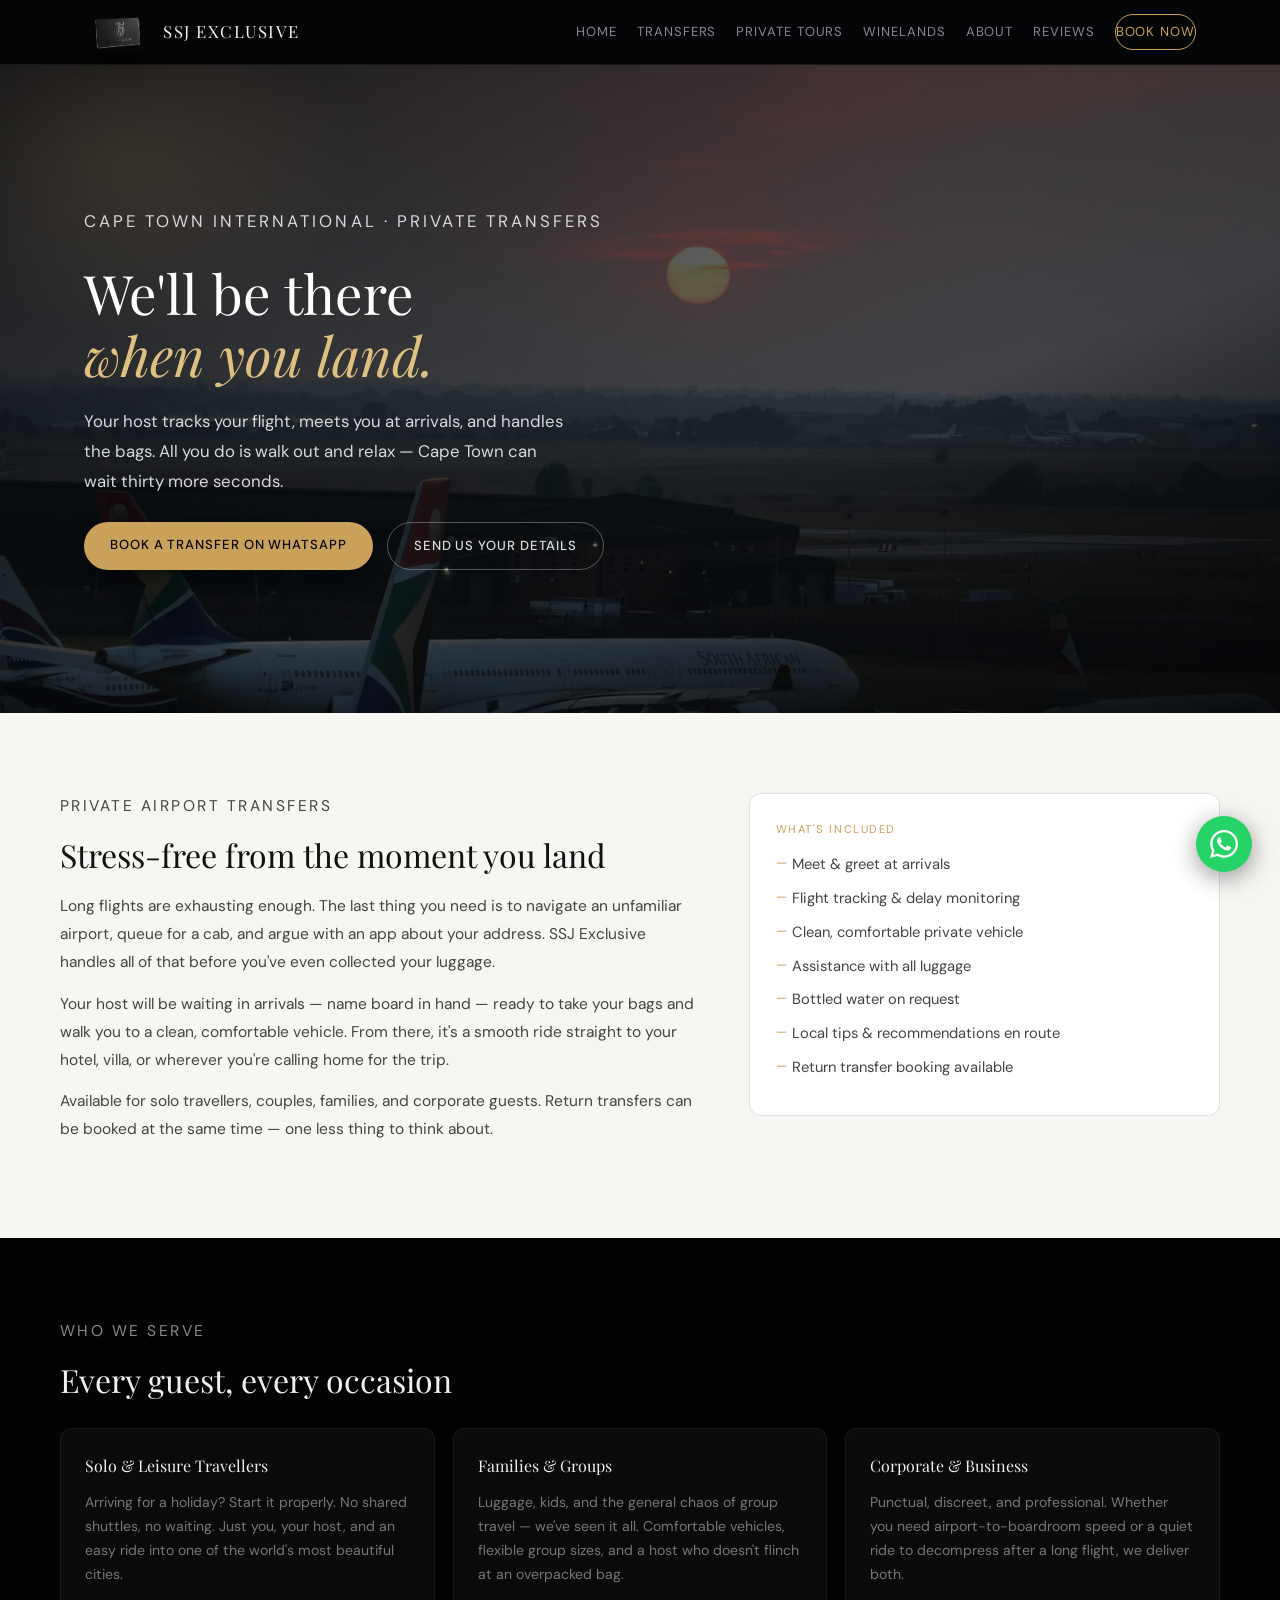
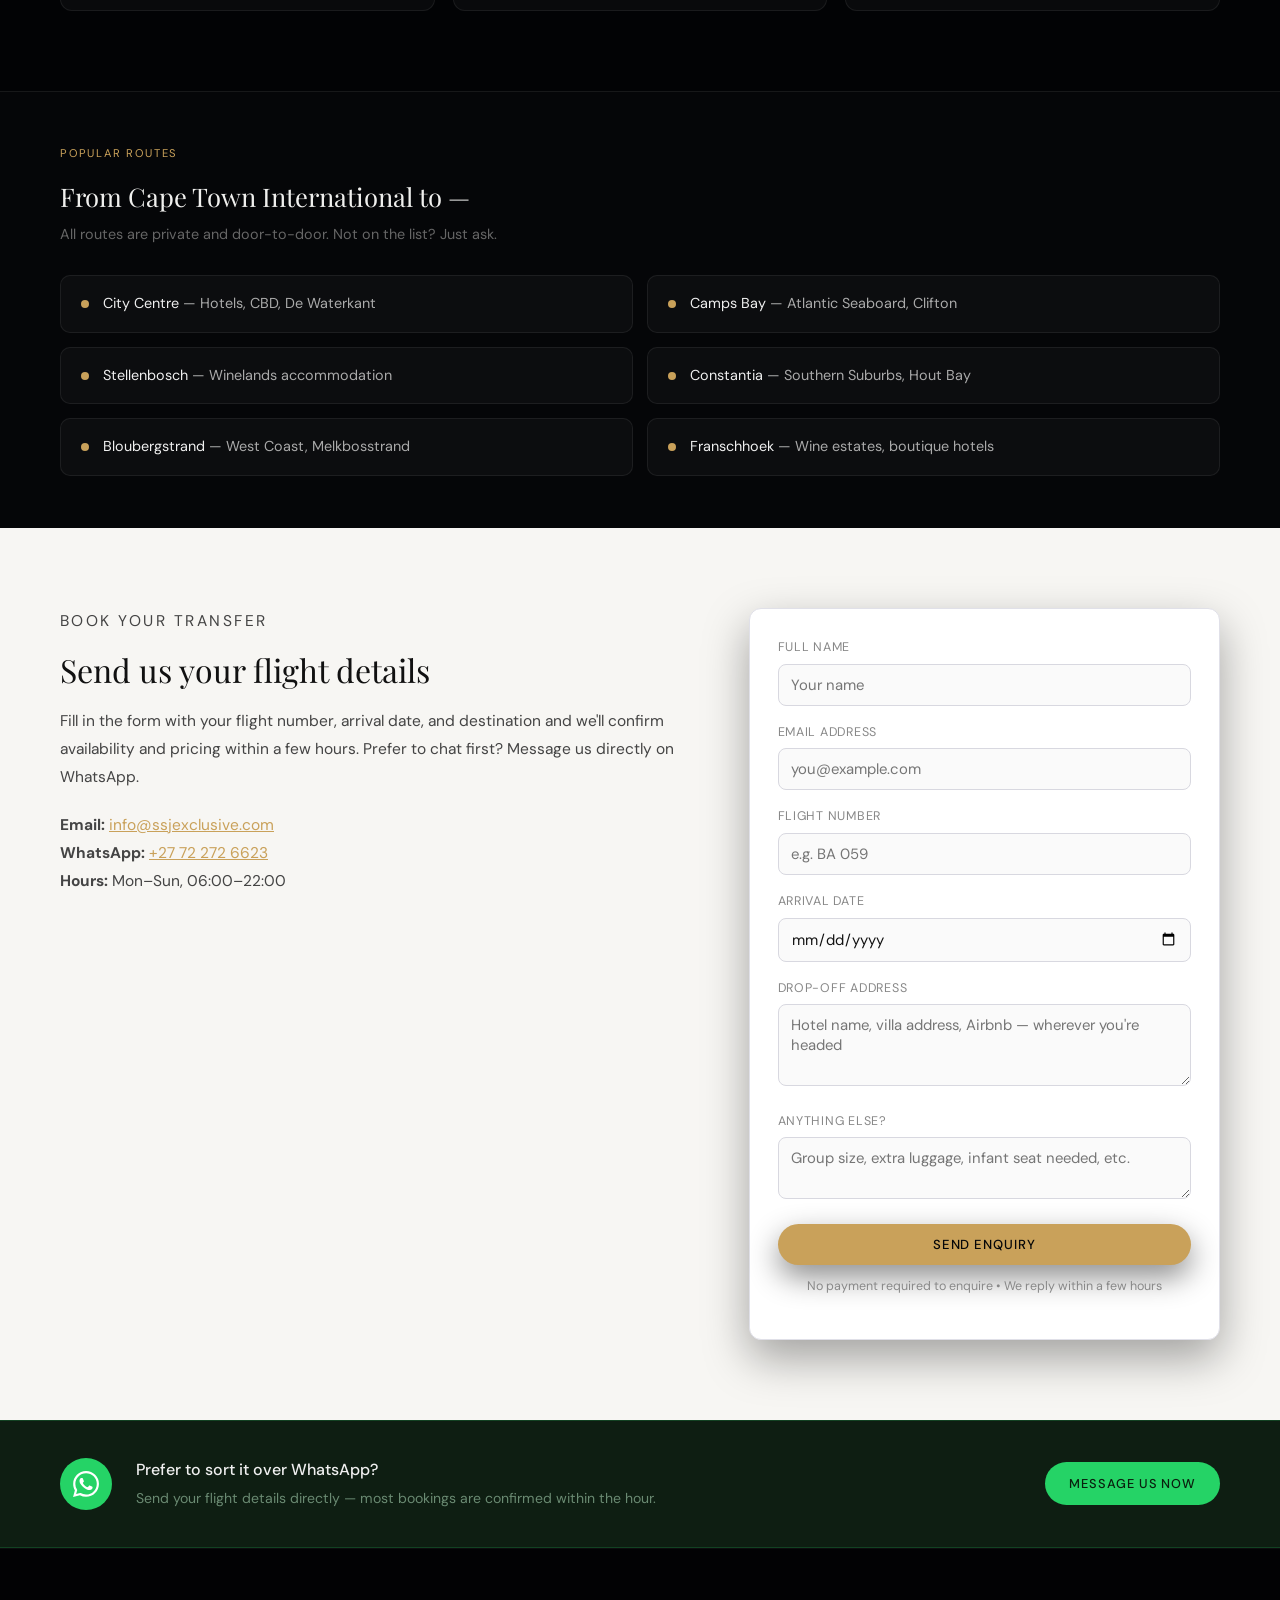
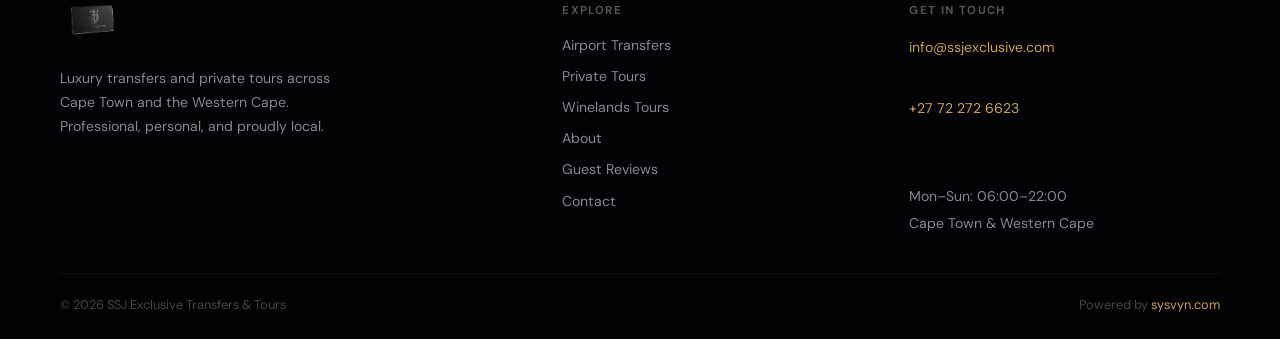
<file: airport-transfers.html>
<!DOCTYPE html>
<html lang="en">
<head>
  <meta charset="UTF-8" />
  <title>Airport Transfers | SSJ Exclusive Transfers & Tours</title>
  <meta name="viewport" content="width=device-width, initial-scale=1" />
  <meta name="description" content="Private airport transfers from Cape Town International Airport. Your host meets you at arrivals, handles the bags, and gets you where you're going — smoothly." />
  <meta name="keywords" content="Cape Town airport transfer, Cape Town International Airport, private airport shuttle, SSJ Exclusive" />
  <meta name="author" content="SSJ Exclusive Transfers & Tours" />
  <meta property="og:title" content="Airport Transfers | SSJ Exclusive" />
  <meta property="og:description" content="Private airport transfers from Cape Town International. No apps, no surging, no surprises." />
  <meta property="og:image" content="https://ssjexclusive.com/img/hero-transfers.jpg" />
  <meta property="og:url" content="https://ssjexclusive.com/airport-transfers.html" />
  <meta name="theme-color" content="#050608" />
  <link rel="icon" type="image/png" href="img/favicon.png" />
  <link href="https://fonts.googleapis.com/css2?family=Playfair+Display:ital,wght@0,400;0,500;1,400&family=DM+Sans:wght@300;400;500&display=swap" rel="stylesheet" />
  <link rel="stylesheet" href="css/style.css" />
  <style>
    :root {
      --gold: #c9a15a;
      --gold-light: #e0c080;
      --dark-bg: #050608;
      --darker-bg: #020305;
      --light-bg: #f7f6f3;
      --text-main: #f2f2f0;
      --text-muted: #888890;
      --text-dark: #181818;
      --border-subtle: rgba(255,255,255,0.07);
      --radius: 12px;
    }
    * { box-sizing: border-box; margin: 0; padding: 0; }
    body { font-family: 'DM Sans', system-ui, sans-serif; background: var(--dark-bg); color: var(--text-main); line-height: 1.65; }

    .site-header { position: sticky; top: 0; z-index: 100; background: rgba(5,6,8,0.96); backdrop-filter: blur(16px); border-bottom: 1px solid var(--border-subtle); }
    .header-inner { max-width: 1160px; margin: 0 auto; padding: 0 24px; display: flex; align-items: center; justify-content: space-between; height: 64px; }
    .brand { display: flex; align-items: center; gap: 10px; text-decoration: none; }
    .brand-logo { height: 38px; width: auto; border-radius: 6px; }
    .brand-text { font-family: 'Playfair Display', serif; font-size: 1.05rem; letter-spacing: 0.09em; text-transform: uppercase; color: var(--text-main); }
    .main-nav { display: flex; align-items: center; gap: 20px; }
    .main-nav a { color: var(--text-muted); text-decoration: none; font-size: 0.82rem; letter-spacing: 0.07em; text-transform: uppercase; transition: color 0.2s; }
    .main-nav a:hover { color: #fff; }
    .nav-cta { padding: 7px 20px; border-radius: 999px; border: 1px solid var(--gold); color: var(--gold) !important; transition: all 0.2s !important; white-space: nowrap; flex-shrink: 0; }
    .nav-cta:hover { background: var(--gold) !important; color: #050608 !important; }

    /* HERO
       IMAGE: img/hero-transfers.jpg
       Suggested: Cape Town International arrivals, luxury vehicle on airport road,
       or mountain backdrop from the N2 highway approaching the city.
       Size: 1920x1080 minimum.
    */
    .hero {
      position: relative; min-height: 72vh; display: flex; align-items: center; overflow: hidden;
      background-image: linear-gradient(160deg, rgba(5,6,8,0.88) 0%, rgba(5,6,8,0.55) 60%, rgba(5,6,8,0.92) 100%), url('img/hero-transfers.jpg');
      background-size: cover; background-position: center;
    }
    .hero-glow { position: absolute; top: -80px; left: -100px; width: 460px; height: 360px; background: radial-gradient(ellipse, rgba(201,161,90,0.13) 0%, transparent 68%); pointer-events: none; }
    .hero-content { position: relative; max-width: 1160px; margin: 0 auto; padding: 80px 24px; width: 100%; }
    .hero-eyebrow { font-size: 0.75rem; letter-spacing: 0.18em; text-transform: uppercase; color: var(--gold); margin-bottom: 20px; }
    .hero h1 { font-family: 'Playfair Display', serif; font-size: clamp(2.2rem, 4.5vw, 3.4rem); font-weight: 400; line-height: 1.15; color: #fff; max-width: 580px; margin-bottom: 20px; }
    .hero h1 em { font-style: italic; color: var(--gold-light); }
    .hero-sub { font-size: 1.02rem; line-height: 1.78; color: #bbbbc0; max-width: 480px; margin-bottom: 34px; }
    .hero-actions { display: flex; flex-wrap: wrap; gap: 14px; }
    .btn-primary { padding: 12px 26px; border-radius: 999px; background: var(--gold); color: #050608; font-family: 'DM Sans', sans-serif; font-size: 0.82rem; font-weight: 500; letter-spacing: 0.07em; text-transform: uppercase; text-decoration: none; border: none; cursor: pointer; transition: background 0.2s, transform 0.15s; display: inline-block; }
    .btn-primary:hover { background: var(--gold-light); transform: translateY(-1px); }
    .btn-ghost { padding: 12px 26px; border-radius: 999px; background: transparent; color: #ddd; font-family: 'DM Sans', sans-serif; font-size: 0.82rem; font-weight: 500; letter-spacing: 0.07em; text-transform: uppercase; text-decoration: none; border: 1px solid rgba(255,255,255,0.3); cursor: pointer; transition: all 0.2s; display: inline-block; }
    .btn-ghost:hover { border-color: rgba(255,255,255,0.6); background: rgba(255,255,255,0.05); }

    .section { padding: 80px 24px; }
    .section .inner { max-width: 1160px; margin: 0 auto; }
    .section-light { background: var(--light-bg); color: var(--text-dark); }
    .section-dark { background: var(--darker-bg); color: var(--text-main); }

    .two-col { display: grid; grid-template-columns: 1.35fr 1fr; gap: 52px; align-items: start; }
    .section h2 { font-family: 'Playfair Display', serif; font-size: 2rem; font-weight: 400; line-height: 1.25; margin-bottom: 18px; }
    .section-light h2 { color: #111; }
    .section-dark h2 { color: #f0f0ee; }
    .section p { font-size: 0.97rem; line-height: 1.8; margin-bottom: 14px; }
    .section-light p { color: #444; }
    .section-dark p { color: #888; }

    .info-card { border-radius: var(--radius); padding: 26px; }
    .section-light .info-card { background: #fff; border: 0.5px solid #e0e0e8; }
    .section-dark .info-card { background: rgba(255,255,255,0.03); border: 0.5px solid var(--border-subtle); }
    .info-card-label { font-size: 0.7rem; letter-spacing: 0.14em; text-transform: uppercase; color: var(--gold); margin-bottom: 14px; }
    .info-card h3 { font-family: 'Playfair Display', serif; font-size: 1.1rem; font-weight: 400; margin-bottom: 14px; }
    .section-light .info-card h3 { color: #111; }
    .section-dark .info-card h3 { color: #f0f0ee; }
    .info-list { list-style: none; padding: 0; }
    .info-list li { font-size: 0.92rem; line-height: 1.75; padding-left: 16px; position: relative; margin-bottom: 8px; }
    .section-light .info-list li { color: #444; }
    .section-dark .info-list li { color: #888; }
    .info-list li::before { content: '—'; position: absolute; left: 0; color: var(--gold); font-size: 0.8rem; }

    .grid-3 { display: grid; grid-template-columns: repeat(3, 1fr); gap: 18px; margin-top: 36px; }
    .feature-card { border-radius: var(--radius); padding: 24px; }
    .section-dark .feature-card { background: rgba(255,255,255,0.03); border: 0.5px solid var(--border-subtle); }
    .feature-card h3 { font-family: 'Playfair Display', serif; font-size: 1rem; font-weight: 400; color: #f0f0ee; margin-bottom: 10px; }
    .feature-card p { font-size: 0.88rem; line-height: 1.72; color: #777; margin: 0; }

    .section-label { font-size: 0.7rem; letter-spacing: 0.16em; text-transform: uppercase; color: var(--gold); margin-bottom: 12px; }

    /* BOOKING FORM */
    .booking-form { background: rgba(255,255,255,0.03); border: 0.5px solid var(--border-subtle); border-radius: var(--radius); padding: 28px; }
    .section-light .booking-form { background: #fff; border-color: #e0e0e8; }
    .form-row { margin-bottom: 16px; }
    .form-row label { display: block; font-size: 0.78rem; letter-spacing: 0.06em; text-transform: uppercase; color: var(--text-muted); margin-bottom: 6px; }
    .section-light .form-row label { color: #888; }
    .form-row input, .form-row select, .form-row textarea { width: 100%; padding: 10px 12px; border-radius: 8px; border: 1px solid #2a2a35; background: #050608; color: #f5f5f5; font-family: 'DM Sans', sans-serif; font-size: 0.93rem; }
    .section-light .form-row input, .section-light .form-row select, .section-light .form-row textarea { background: #fafafa; color: #111; border-color: #d8d8e0; }
    .form-row input:focus, .form-row select:focus, .form-row textarea:focus { outline: none; border-color: var(--gold); }
    .btn-full { width: 100%; }

    /* ROUTES STRIP */
    .routes-strip { background: var(--dark-bg); padding: 52px 24px; border-top: 1px solid var(--border-subtle); }
    .routes-strip .inner { max-width: 1160px; margin: 0 auto; }
    .routes-grid { display: grid; grid-template-columns: repeat(2, 1fr); gap: 14px; margin-top: 28px; }
    .route-item { background: rgba(255,255,255,0.03); border: 0.5px solid var(--border-subtle); border-radius: 10px; padding: 16px 20px; display: flex; align-items: center; gap: 14px; }
    .route-dot { width: 8px; height: 8px; border-radius: 50%; background: var(--gold); flex-shrink: 0; }
    .route-text { font-size: 0.9rem; color: #aaa; }
    .route-text strong { color: #f0f0f0; font-weight: 400; }

    /* WHATSAPP */
    .wa-banner { background: #0e1e12; border-top: 1px solid rgba(37,211,102,0.2); border-bottom: 1px solid rgba(37,211,102,0.2); padding: 36px 24px; }
    .wa-banner .inner { max-width: 1160px; margin: 0 auto; display: flex; align-items: center; gap: 24px; flex-wrap: wrap; }
    .wa-icon-circle { width: 52px; height: 52px; border-radius: 50%; background: #25D366; display: flex; align-items: center; justify-content: center; flex-shrink: 0; }
    .wa-icon-circle svg { width: 26px; height: 26px; fill: #fff; }
    .wa-text { flex: 1; }
    .wa-text h3 { font-size: 1rem; font-weight: 500; color: #f0f0f0; margin-bottom: 4px; }
    .wa-text p { font-size: 0.88rem; color: #6a8a72; }
    .wa-btn { padding: 11px 24px; border-radius: 999px; background: #25D366; color: #0a1f0e; font-family: 'DM Sans', sans-serif; font-size: 0.8rem; font-weight: 500; letter-spacing: 0.07em; text-transform: uppercase; text-decoration: none; border: none; flex-shrink: 0; transition: background 0.2s; display: inline-block; }
    .wa-btn:hover { background: #1db954; }

    .wa-float { position: fixed; bottom: 28px; right: 28px; z-index: 999; width: 56px; height: 56px; border-radius: 50%; background: #25D366; display: flex; align-items: center; justify-content: center; box-shadow: 0 6px 24px rgba(0,0,0,0.4); text-decoration: none; transition: transform 0.2s, box-shadow 0.2s; }
    .wa-float:hover { transform: scale(1.08); box-shadow: 0 10px 32px rgba(37,211,102,0.35); }
    .wa-float svg { width: 28px; height: 28px; fill: #fff; }
    .wa-float-tooltip { position: absolute; right: 66px; top: 50%; transform: translateY(-50%); background: #111; color: #f0f0f0; font-size: 0.78rem; white-space: nowrap; padding: 7px 12px; border-radius: 8px; opacity: 0; pointer-events: none; transition: opacity 0.2s; }
    .wa-float:hover .wa-float-tooltip { opacity: 1; }

    .site-footer { background: #020204; padding: 52px 24px 24px; border-top: 1px solid rgba(255,255,255,0.04); }
    .footer-top { max-width: 1160px; margin: 0 auto; display: grid; grid-template-columns: 1.5fr 1fr 1fr; gap: 36px; padding-bottom: 36px; border-bottom: 1px solid rgba(255,255,255,0.05); }
    .footer-brand p { font-size: 0.88rem; color: var(--text-muted); max-width: 280px; margin-top: 12px; line-height: 1.7; }
    .footer-logo { height: 36px; width: auto; border-radius: 6px; }
    .footer-col h4 { font-size: 0.72rem; letter-spacing: 0.12em; text-transform: uppercase; color: #555; margin-bottom: 14px; }
    .footer-col a { display: block; font-size: 0.88rem; color: var(--text-muted); text-decoration: none; margin-bottom: 8px; transition: color 0.2s; }
    .footer-col a:hover { color: #fff; }
    .footer-contact { font-size: 0.88rem; color: var(--text-muted); line-height: 1.9; }
    .footer-contact a { color: var(--gold); text-decoration: none; }
    .footer-contact a:hover { text-decoration: underline; }
    .footer-bottom { max-width: 1160px; margin: 0 auto; padding-top: 20px; display: flex; justify-content: space-between; align-items: center; font-size: 0.8rem; color: #444; }
    .footer-bottom a { color: var(--gold); text-decoration: none; }

    @media (max-width: 900px) {
      .two-col, .grid-3, .routes-grid, .footer-top { grid-template-columns: 1fr; gap: 28px; }
    }
    @media (max-width: 600px) {
      .main-nav { display: none; }
      .hero h1 { font-size: 2rem; }
    }
  </style>
</head>
<body>

<a class="wa-float" href="https://wa.me/27722726623?text=Hi%2C%20I%27d%20like%20to%20book%20an%20airport%20transfer%20with%20SSJ%20Exclusive" target="_blank" rel="noopener" aria-label="Chat on WhatsApp">
  <svg viewBox="0 0 24 24"><path d="M17.472 14.382c-.297-.149-1.758-.867-2.03-.967-.273-.099-.471-.148-.67.15-.197.297-.767.966-.94 1.164-.173.199-.347.223-.644.075-.297-.15-1.255-.463-2.39-1.475-.883-.788-1.48-1.761-1.653-2.059-.173-.297-.018-.458.13-.606.134-.133.298-.347.446-.52.149-.174.198-.298.298-.497.099-.198.05-.371-.025-.52-.075-.149-.669-1.612-.916-2.207-.242-.579-.487-.5-.669-.51-.173-.008-.371-.01-.57-.01-.198 0-.52.074-.792.372-.272.297-1.04 1.016-1.04 2.479 0 1.462 1.065 2.875 1.213 3.074.149.198 2.096 3.2 5.077 4.487.709.306 1.262.489 1.694.625.712.227 1.36.195 1.871.118.571-.085 1.758-.719 2.006-1.413.248-.694.248-1.289.173-1.413-.074-.124-.272-.198-.57-.347m-5.421 7.403h-.004a9.87 9.87 0 01-5.031-1.378l-.361-.214-3.741.982.998-3.648-.235-.374a9.86 9.86 0 01-1.51-5.26c.001-5.45 4.436-9.884 9.888-9.884 2.64 0 5.122 1.03 6.988 2.898a9.825 9.825 0 012.893 6.994c-.003 5.45-4.437 9.884-9.885 9.884m8.413-18.297A11.815 11.815 0 0012.05 0C5.495 0 .16 5.335.157 11.892c0 2.096.547 4.142 1.588 5.945L.057 24l6.305-1.654a11.882 11.882 0 005.683 1.448h.005c6.554 0 11.89-5.335 11.893-11.893a11.821 11.821 0 00-3.48-8.413z"/></svg>
  <span class="wa-float-tooltip">Chat on WhatsApp</span>
</a>

<header class="site-header">
  <div class="header-inner">
    <a href="index.html" class="brand">
      <img src="img/logo.png" class="brand-logo" alt="SSJ Exclusive" />
      <span class="brand-text">SSJ Exclusive</span>
    </a>
    <nav class="main-nav">
      <a href="index.html">Home</a>
      <a href="airport-transfers.html">Transfers</a>
      <a href="private-tours.html">Private Tours</a>
      <a href="wine-tours.html">Winelands</a>
      <a href="about.html">About</a>
      <a href="reviews.html">Reviews</a>
      <a href="contact.html" class="nav-cta">Book Now</a>
    </nav>
  </div>
</header>

<section class="hero">
  <div class="hero-glow"></div>
  <div class="hero-content">
    <p class="hero-eyebrow">Cape Town International · Private transfers</p>
    <h1>We'll be there<br><em>when you land.</em></h1>
    <p class="hero-sub">
      Your host tracks your flight, meets you at arrivals, and handles the bags.
      All you do is walk out and relax — Cape Town can wait thirty more seconds.
    </p>
    <div class="hero-actions">
      <a href="https://wa.me/27722726623?text=Hi%2C%20I%27d%20like%20to%20book%20an%20airport%20transfer%20with%20SSJ%20Exclusive" target="_blank" rel="noopener" class="btn-primary">Book a transfer on WhatsApp</a>
      <a href="#book" class="btn-ghost">Send us your details</a>
    </div>
  </div>
</section>

<section class="section section-light">
  <div class="inner">
    <div class="two-col">
      <div>
        <p class="section-label">Private airport transfers</p>
        <h2>Stress-free from the moment you land</h2>
        <p>
          Long flights are exhausting enough. The last thing you need is to navigate an unfamiliar airport,
          queue for a cab, and argue with an app about your address. SSJ Exclusive handles all of that
          before you've even collected your luggage.
        </p>
        <p>
          Your host will be waiting in arrivals — name board in hand — ready to take your bags and
          walk you to a clean, comfortable vehicle. From there, it's a smooth ride straight to your
          hotel, villa, or wherever you're calling home for the trip.
        </p>
        <p>
          Available for solo travellers, couples, families, and corporate guests.
          Return transfers can be booked at the same time — one less thing to think about.
        </p>
      </div>
      <div class="info-card">
        <div class="info-card-label">What's included</div>
        <ul class="info-list">
          <li>Meet &amp; greet at arrivals</li>
          <li>Flight tracking &amp; delay monitoring</li>
          <li>Clean, comfortable private vehicle</li>
          <li>Assistance with all luggage</li>
          <li>Bottled water on request</li>
          <li>Local tips &amp; recommendations en route</li>
          <li>Return transfer booking available</li>
        </ul>
      </div>
    </div>
  </div>
</section>

<section class="section section-dark">
  <div class="inner">
    <p class="section-label">Who we serve</p>
    <h2>Every guest, every occasion</h2>
    <div class="grid-3" style="margin-top:28px;">
      <div class="feature-card">
        <h3>Solo &amp; Leisure Travellers</h3>
        <p>Arriving for a holiday? Start it properly. No shared shuttles, no waiting. Just you, your host, and an easy ride into one of the world's most beautiful cities.</p>
      </div>
      <div class="feature-card">
        <h3>Families &amp; Groups</h3>
        <p>Luggage, kids, and the general chaos of group travel — we've seen it all. Comfortable vehicles, flexible group sizes, and a host who doesn't flinch at an overpacked bag.</p>
      </div>
      <div class="feature-card">
        <h3>Corporate &amp; Business</h3>
        <p>Punctual, discreet, and professional. Whether you need airport-to-boardroom speed or a quiet ride to decompress after a long flight, we deliver both.</p>
      </div>
    </div>
  </div>
</section>

<div class="routes-strip">
  <div class="inner">
    <p class="section-label">Popular routes</p>
    <h2 style="font-family:'Playfair Display',serif;font-size:1.6rem;font-weight:400;color:#f0f0ee;margin-bottom:6px;">From Cape Town International to —</h2>
    <p style="color:#666;font-size:0.9rem;">All routes are private and door-to-door. Not on the list? Just ask.</p>
    <div class="routes-grid">
      <div class="route-item"><span class="route-dot"></span><span class="route-text"><strong>City Centre</strong> — Hotels, CBD, De Waterkant</span></div>
      <div class="route-item"><span class="route-dot"></span><span class="route-text"><strong>Camps Bay</strong> — Atlantic Seaboard, Clifton</span></div>
      <div class="route-item"><span class="route-dot"></span><span class="route-text"><strong>Stellenbosch</strong> — Winelands accommodation</span></div>
      <div class="route-item"><span class="route-dot"></span><span class="route-text"><strong>Constantia</strong> — Southern Suburbs, Hout Bay</span></div>
      <div class="route-item"><span class="route-dot"></span><span class="route-text"><strong>Bloubergstrand</strong> — West Coast, Melkbosstrand</span></div>
      <div class="route-item"><span class="route-dot"></span><span class="route-text"><strong>Franschhoek</strong> — Wine estates, boutique hotels</span></div>
    </div>
  </div>
</div>

<section class="section section-light" id="book">
  <div class="inner">
    <div class="two-col">
      <div>
        <p class="section-label">Book your transfer</p>
        <h2>Send us your flight details</h2>
        <p>
          Fill in the form with your flight number, arrival date, and destination and we'll
          confirm availability and pricing within a few hours. Prefer to chat first?
          Message us directly on WhatsApp.
        </p>
        <p style="margin-top:20px;">
          <strong>Email:</strong> <a href="mailto:info@ssjexclusive.com" style="color:var(--gold);">info@ssjexclusive.com</a><br>
          <strong>WhatsApp:</strong> <a href="https://wa.me/27722726623" target="_blank" style="color:var(--gold);">+27 72 272 6623</a><br>
          <strong>Hours:</strong> Mon–Sun, 06:00–22:00
        </p>
      </div>
      <form id="transferForm" class="booking-form">
        <div class="form-row">
          <label>Full name</label>
          <input type="text" id="tf-name" placeholder="Your name" required />
        </div>
        <div class="form-row">
          <label>Email address</label>
          <input type="email" id="tf-email" placeholder="you@example.com" required />
        </div>
        <div class="form-row">
          <label>Flight number</label>
          <input type="text" id="tf-flight" placeholder="e.g. BA 059" />
        </div>
        <div class="form-row">
          <label>Arrival date</label>
          <input type="date" id="tf-date" />
        </div>
        <div class="form-row">
          <label>Drop-off address</label>
          <textarea id="tf-destination" rows="3" placeholder="Hotel name, villa address, Airbnb — wherever you're headed"></textarea>
        </div>
        <div class="form-row">
          <label>Anything else?</label>
          <textarea id="tf-message" rows="2" placeholder="Group size, extra luggage, infant seat needed, etc."></textarea>
        </div>
        <button type="button" id="transferSubmitBtn" class="btn-primary btn-full" style="border:none;cursor:pointer;font-family:'DM Sans',sans-serif;" onclick="handleTransferSubmit()">Send Enquiry</button>
        <p id="transferSuccess" style="display:none;margin-top:12px;text-align:center;color:var(--gold);font-size:0.9rem;">&#10003; Enquiry sent! We'll be in touch within a few hours to confirm.</p>
        <p style="font-size:0.78rem;color:#888;text-align:center;margin-top:10px;">No payment required to enquire &bull; We reply within a few hours</p>
      </form>
    </div>
  </div>
</section>

<div class="wa-banner">
  <div class="inner">
    <div class="wa-icon-circle">
      <svg viewBox="0 0 24 24"><path d="M17.472 14.382c-.297-.149-1.758-.867-2.03-.967-.273-.099-.471-.148-.67.15-.197.297-.767.966-.94 1.164-.173.199-.347.223-.644.075-.297-.15-1.255-.463-2.39-1.475-.883-.788-1.48-1.761-1.653-2.059-.173-.297-.018-.458.13-.606.134-.133.298-.347.446-.52.149-.174.198-.298.298-.497.099-.198.05-.371-.025-.52-.075-.149-.669-1.612-.916-2.207-.242-.579-.487-.5-.669-.51-.173-.008-.371-.01-.57-.01-.198 0-.52.074-.792.372-.272.297-1.04 1.016-1.04 2.479 0 1.462 1.065 2.875 1.213 3.074.149.198 2.096 3.2 5.077 4.487.709.306 1.262.489 1.694.625.712.227 1.36.195 1.871.118.571-.085 1.758-.719 2.006-1.413.248-.694.248-1.289.173-1.413-.074-.124-.272-.198-.57-.347m-5.421 7.403h-.004a9.87 9.87 0 01-5.031-1.378l-.361-.214-3.741.982.998-3.648-.235-.374a9.86 9.86 0 01-1.51-5.26c.001-5.45 4.436-9.884 9.888-9.884 2.64 0 5.122 1.03 6.988 2.898a9.825 9.825 0 012.893 6.994c-.003 5.45-4.437 9.884-9.885 9.884m8.413-18.297A11.815 11.815 0 0012.05 0C5.495 0 .16 5.335.157 11.892c0 2.096.547 4.142 1.588 5.945L.057 24l6.305-1.654a11.882 11.882 0 005.683 1.448h.005c6.554 0 11.89-5.335 11.893-11.893a11.821 11.821 0 00-3.48-8.413z"/></svg>
    </div>
    <div class="wa-text">
      <h3>Prefer to sort it over WhatsApp?</h3>
      <p>Send your flight details directly — most bookings are confirmed within the hour.</p>
    </div>
    <a href="https://wa.me/27722726623?text=Hi%2C%20I%27d%20like%20to%20book%20an%20airport%20transfer%20with%20SSJ%20Exclusive" target="_blank" rel="noopener" class="wa-btn">Message us now</a>
  </div>
</div>

<footer class="site-footer">
  <div class="footer-top">
    <div class="footer-brand">
      <img src="img/logo.png" class="footer-logo" alt="SSJ Exclusive" />
      <p>Luxury transfers and private tours across Cape Town and the Western Cape. Professional, personal, and proudly local.</p>
    </div>
    <div class="footer-col">
      <h4>Explore</h4>
      <a href="airport-transfers.html">Airport Transfers</a>
      <a href="private-tours.html">Private Tours</a>
      <a href="wine-tours.html">Winelands Tours</a>
      <a href="about.html">About</a>
      <a href="reviews.html">Guest Reviews</a>
      <a href="contact.html">Contact</a>
    </div>
    <div class="footer-col">
      <h4>Get in touch</h4>
      <div class="footer-contact">
        <a href="mailto:info@ssjexclusive.com">info@ssjexclusive.com</a><br>
        <a href="https://wa.me/27722726623" target="_blank">+27 72 272 6623</a><br><br>
        Mon–Sun: 06:00–22:00<br>
        Cape Town &amp; Western Cape
      </div>
    </div>
  </div>
  <div class="footer-bottom">
    <span>© <span id="year"></span> SSJ Exclusive Transfers &amp; Tours</span>
    <span>Powered by <a href="https://sysvyn.com" target="_blank">sysvyn.com</a></span>
  </div>
</footer>
<script>
  document.getElementById('year').textContent = new Date().getFullYear();

  function handleTransferSubmit() {
    var name        = document.getElementById('tf-name').value.trim();
    var email       = document.getElementById('tf-email').value.trim();
    var flight      = document.getElementById('tf-flight').value.trim();
    var date        = document.getElementById('tf-date').value;
    var destination = document.getElementById('tf-destination').value.trim();
    var message     = document.getElementById('tf-message').value.trim();
    var btn         = document.getElementById('transferSubmitBtn');
    var success     = document.getElementById('transferSuccess');

    if (!name || !email) { alert('Please fill in your name and email address.'); return; }

    btn.disabled    = true;
    btn.textContent = 'Sending\u2026';

    fetch('https://formspree.io/f/xlgwlyjo', {
      method: 'POST',
      headers: { 'Accept': 'application/json', 'Content-Type': 'application/json' },
      body: JSON.stringify({
        _subject: 'New Airport Transfer Enquiry — SSJ Exclusive',
        name: name,
        email: email,
        flight_number: flight,
        arrival_date: date,
        destination: destination,
        message: message
      })
    })
    .then(function(res) { return res.json(); })
    .then(function(data) {
      if (data.ok) {
        document.getElementById('tf-name').value        = '';
        document.getElementById('tf-email').value       = '';
        document.getElementById('tf-flight').value      = '';
        document.getElementById('tf-date').value        = '';
        document.getElementById('tf-destination').value = '';
        document.getElementById('tf-message').value     = '';
        btn.textContent      = '\u2713 Enquiry Sent!';
        btn.style.background = '#4a7c59';
        success.style.display = 'block';
        setTimeout(function() {
          btn.disabled         = false;
          btn.textContent      = 'Send Enquiry';
          btn.style.background = '';
          success.style.display = 'none';
        }, 8000);
      } else {
        btn.disabled    = false;
        btn.textContent = 'Send Enquiry';
        alert('Something went wrong. Please email us directly at info@ssjexclusive.com');
      }
    })
    .catch(function() {
      btn.disabled    = false;
      btn.textContent = 'Send Enquiry';
      alert('Something went wrong. Please email us directly at info@ssjexclusive.com');
    });
  }
</script>
</body>
</html>
</file>
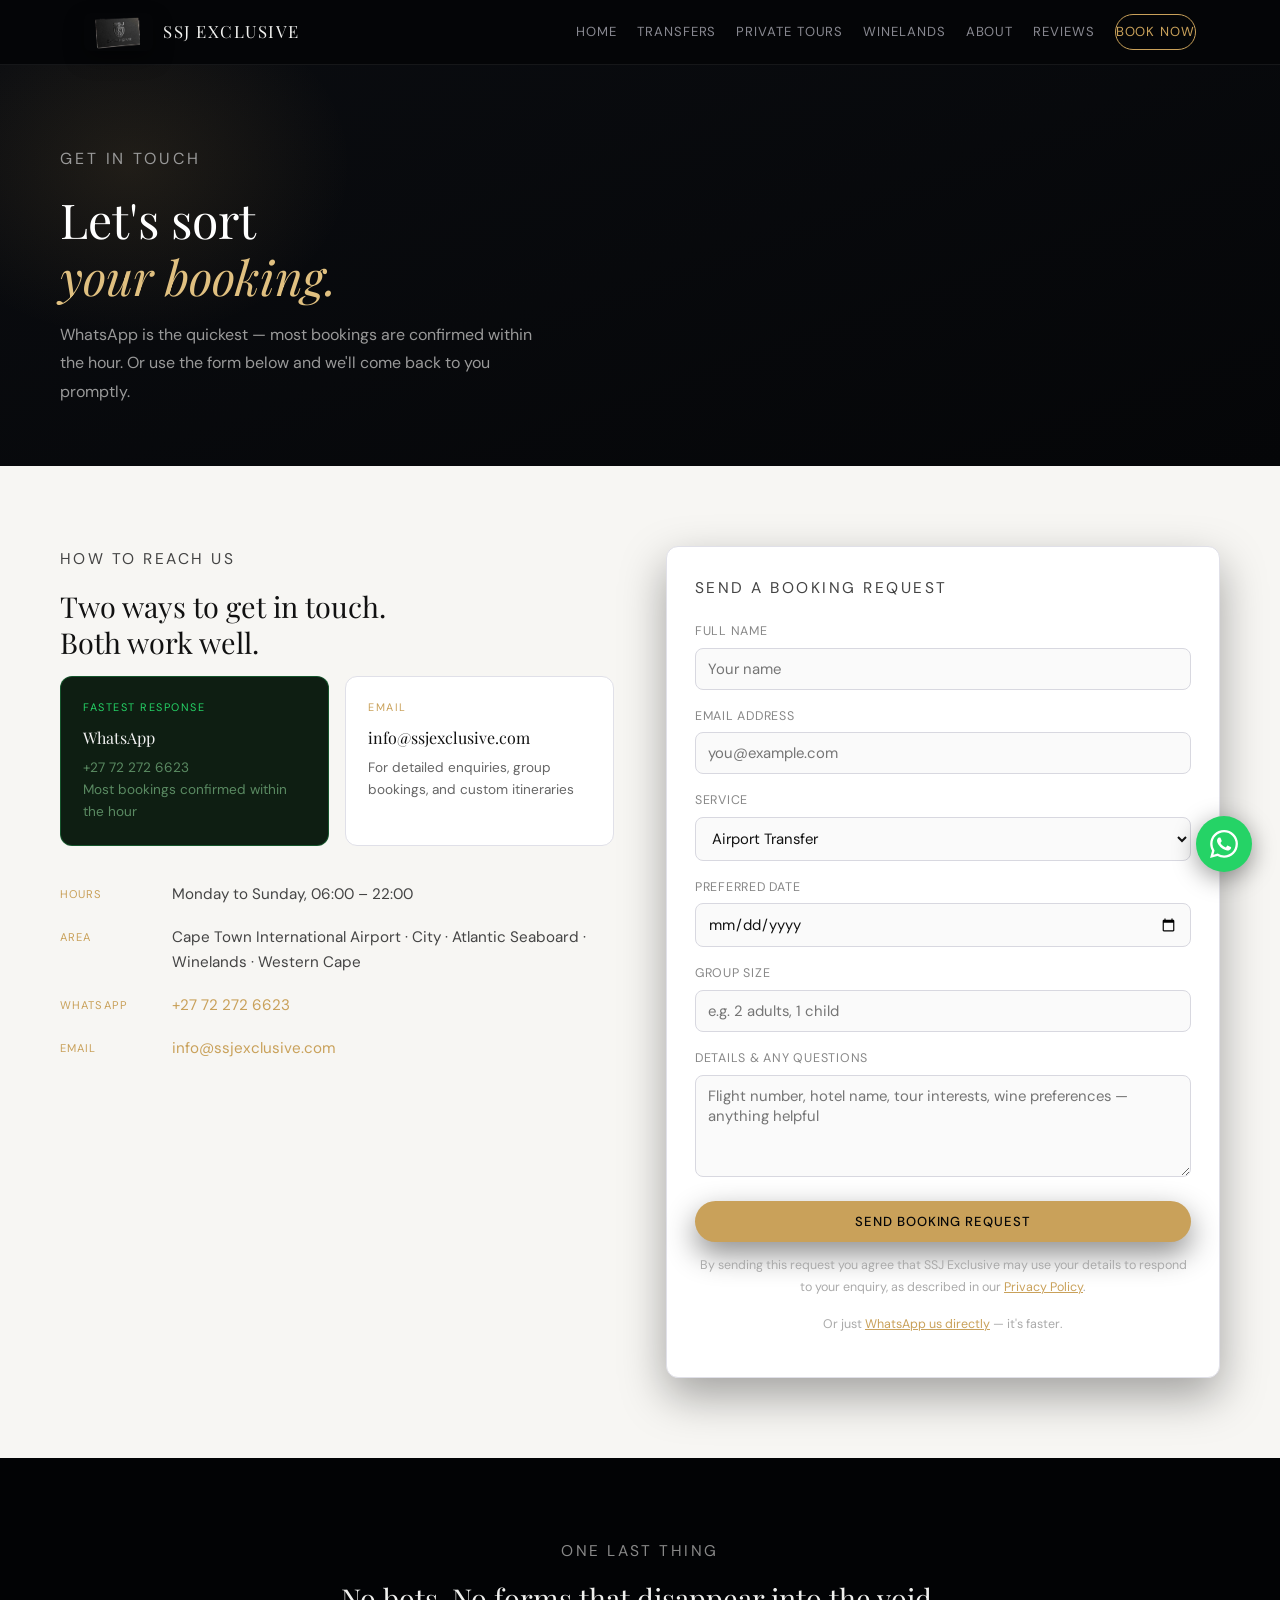
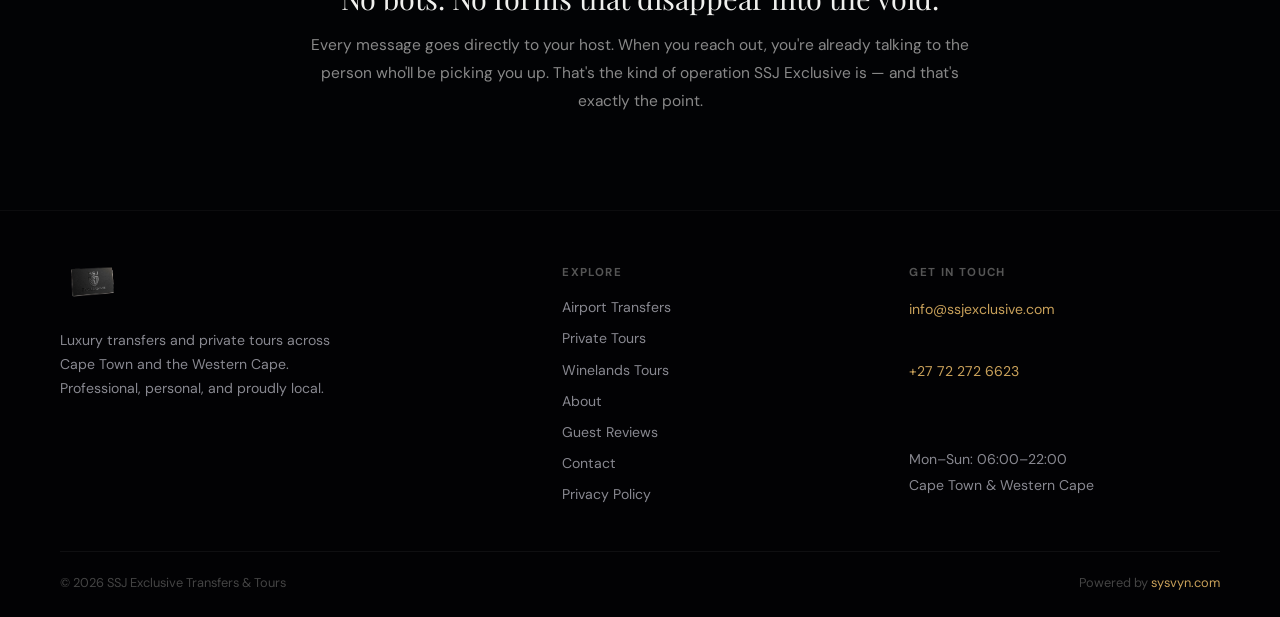
<file: contact.html>
<!DOCTYPE html>
<html lang="en">
<head>
  <meta charset="UTF-8" />
  <title>Contact & Book | SSJ Exclusive Transfers & Tours</title>
  <meta name="viewport" content="width=device-width, initial-scale=1" />
  <meta name="description" content="Book an airport transfer, private tour, or winelands day with SSJ Exclusive. Contact us by WhatsApp or email — we respond fast." />
  <meta name="author" content="SSJ Exclusive Transfers & Tours" />
  <meta property="og:title" content="Contact SSJ Exclusive" />
  <meta property="og:image" content="https://ssjexclusive.com/img/hero-home.jpg" />
  <meta name="theme-color" content="#050608" />
  <link rel="icon" type="image/png" href="img/favicon.png" />
  <link href="https://fonts.googleapis.com/css2?family=Playfair+Display:ital,wght@0,400;0,500;1,400&family=DM+Sans:wght@300;400;500&display=swap" rel="stylesheet" />
  <link rel="stylesheet" href="css/style.css" />
  <style>
    :root{--gold:#c9a15a;--gold-light:#e0c080;--dark-bg:#050608;--darker-bg:#020305;--light-bg:#f7f6f3;--text-main:#f2f2f0;--text-muted:#888890;--text-dark:#181818;--border-subtle:rgba(255,255,255,0.07);--radius:12px;}
    *{box-sizing:border-box;margin:0;padding:0;}
    body{font-family:'DM Sans',system-ui,sans-serif;background:var(--dark-bg);color:var(--text-main);line-height:1.65;}
    .site-header{position:sticky;top:0;z-index:100;background:rgba(5,6,8,0.96);backdrop-filter:blur(16px);border-bottom:1px solid var(--border-subtle);}
    .header-inner{max-width:1160px;margin:0 auto;padding:0 24px;display:flex;align-items:center;justify-content:space-between;height:64px;}
    .brand{display:flex;align-items:center;gap:10px;text-decoration:none;}
    .brand-logo{height:38px;width:auto;border-radius:6px;}
    .brand-text{font-family:'Playfair Display',serif;font-size:1.05rem;letter-spacing:0.09em;text-transform:uppercase;color:var(--text-main);}
    .main-nav{display:flex;align-items:center;gap:20px;}
    .main-nav a{color:var(--text-muted);text-decoration:none;font-size:0.82rem;letter-spacing:0.07em;text-transform:uppercase;transition:color 0.2s;}
    .main-nav a:hover{color:#fff;}
    .nav-cta{padding:7px 20px;border-radius:999px;border:1px solid var(--gold);color:var(--gold)!important;transition:all 0.2s!important;white-space:nowrap;flex-shrink:0;}
    .nav-cta:hover{background:var(--gold)!important;color:#050608!important;}

    /* PAGE HERO — no bg image needed here, clean dark */
    .page-hero{padding:80px 24px 60px;background:linear-gradient(160deg,#0a0c10 0%,var(--dark-bg) 100%);position:relative;overflow:hidden;}
    .page-hero-glow{position:absolute;top:-80px;left:-100px;width:460px;height:360px;background:radial-gradient(ellipse,rgba(201,161,90,0.12) 0%,transparent 68%);pointer-events:none;}
    .page-hero .inner{max-width:1160px;margin:0 auto;position:relative;}
    .page-hero-eyebrow{font-size:0.75rem;letter-spacing:0.18em;text-transform:uppercase;color:var(--gold);margin-bottom:18px;}
    .page-hero h1{font-family:'Playfair Display',serif;font-size:clamp(2rem,4vw,3rem);font-weight:400;line-height:1.18;color:#fff;max-width:560px;margin-bottom:16px;}
    .page-hero h1 em{font-style:italic;color:var(--gold-light);}
    .page-hero p{font-size:1rem;line-height:1.78;color:#999;max-width:480px;}

    .section{padding:80px 24px;}
    .section .inner{max-width:1160px;margin:0 auto;}
    .section-light{background:var(--light-bg);color:var(--text-dark);}
    .section-dark{background:var(--darker-bg);color:var(--text-main);}
    .two-col{display:grid;grid-template-columns:1fr 1fr;gap:52px;align-items:start;}
    .section h2{font-family:'Playfair Display',serif;font-size:1.8rem;font-weight:400;line-height:1.25;margin-bottom:16px;}
    .section-light h2{color:#111;}
    .section-dark h2{color:#f0f0ee;}
    .section p{font-size:0.97rem;line-height:1.8;margin-bottom:14px;}
    .section-light p{color:#444;}
    .section-dark p{color:#888;}
    .section-label{font-size:0.7rem;letter-spacing:0.16em;text-transform:uppercase;color:var(--gold);margin-bottom:12px;}

    /* CONTACT OPTIONS */
    .contact-options{display:grid;grid-template-columns:1fr 1fr;gap:16px;margin-bottom:36px;}
    .contact-opt{border-radius:var(--radius);padding:22px;text-decoration:none;transition:border-color 0.2s;}
    .contact-opt-wa{background:#0e1e12;border:1px solid rgba(37,211,102,0.3);}
    .contact-opt-wa:hover{border-color:#25D366;}
    .contact-opt-email{background:rgba(255,255,255,0.03);border:0.5px solid var(--border-subtle);}
    .section-light .contact-opt-email{background:#fff;border-color:#e0e0e8;}
    .contact-opt-email:hover{border-color:rgba(201,161,90,0.5);}
    .contact-opt-label{font-size:0.68rem;letter-spacing:0.14em;text-transform:uppercase;margin-bottom:8px;}
    .contact-opt-wa .contact-opt-label{color:#25D366;}
    .contact-opt-email .contact-opt-label{color:var(--gold);}
    .section-light .contact-opt-email .contact-opt-label{color:var(--gold);}
    .contact-opt h3{font-family:'Playfair Display',serif;font-size:1rem;font-weight:400;margin-bottom:6px;}
    .contact-opt-wa h3{color:#f0f0f0;}
    .contact-opt-email h3{color:#f0f0f0;}
    .section-light .contact-opt-email h3{color:#111;}
    .contact-opt p{font-size:0.85rem;color:#666;margin:0;line-height:1.6;}
    .contact-opt-wa p{color:#5a8a62;}

    /* DETAILS LIST */
    .detail-row{display:flex;gap:12px;align-items:flex-start;margin-bottom:18px;}
    .detail-label{font-size:0.7rem;letter-spacing:0.1em;text-transform:uppercase;color:var(--gold);min-width:100px;padding-top:3px;flex-shrink:0;}
    .detail-val{font-size:0.95rem;line-height:1.65;color:#555;}
    .section-light .detail-val{color:#444;}
    .detail-val a{color:var(--gold);text-decoration:none;}
    .detail-val a:hover{text-decoration:underline;}

    /* BOOKING FORM */
    .booking-form{border-radius:var(--radius);padding:28px;}
    .section-light .booking-form{background:#fff;border:0.5px solid #e0e0e8;}
    .section-dark .booking-form{background:rgba(255,255,255,0.03);border:0.5px solid var(--border-subtle);}
    .form-row{margin-bottom:16px;}
    .form-row label{display:block;font-size:0.78rem;letter-spacing:0.06em;text-transform:uppercase;color:var(--text-muted);margin-bottom:6px;}
    .section-light .form-row label{color:#888;}
    .form-row input,.form-row select,.form-row textarea{width:100%;padding:10px 12px;border-radius:8px;border:1px solid #2a2a35;background:#050608;color:#f5f5f5;font-family:'DM Sans',sans-serif;font-size:0.93rem;}
    .section-light .form-row input,.section-light .form-row select,.section-light .form-row textarea{background:#fafafa;color:#111;border-color:#d8d8e0;}
    .form-row input:focus,.form-row select:focus,.form-row textarea:focus{outline:none;border-color:var(--gold);}
    .btn-primary{padding:12px 26px;border-radius:999px;background:var(--gold);color:#050608;font-family:'DM Sans',sans-serif;font-size:0.82rem;font-weight:500;letter-spacing:0.07em;text-transform:uppercase;text-decoration:none;border:none;cursor:pointer;transition:background 0.2s,transform 0.15s;display:inline-block;}
    .btn-primary:hover{background:var(--gold-light);transform:translateY(-1px);}
    .btn-full{width:100%;text-align:center;}

    .wa-float{position:fixed;bottom:28px;right:28px;z-index:999;width:56px;height:56px;border-radius:50%;background:#25D366;display:flex;align-items:center;justify-content:center;box-shadow:0 6px 24px rgba(0,0,0,0.4);text-decoration:none;transition:transform 0.2s,box-shadow 0.2s;}
    .wa-float:hover{transform:scale(1.08);box-shadow:0 10px 32px rgba(37,211,102,0.35);}
    .wa-float svg{width:28px;height:28px;fill:#fff;}
    .wa-float-tooltip{position:absolute;right:66px;top:50%;transform:translateY(-50%);background:#111;color:#f0f0f0;font-size:0.78rem;white-space:nowrap;padding:7px 12px;border-radius:8px;opacity:0;pointer-events:none;transition:opacity 0.2s;}
    .wa-float:hover .wa-float-tooltip{opacity:1;}

    .site-footer{background:#020204;padding:52px 24px 24px;border-top:1px solid rgba(255,255,255,0.04);}
    .footer-top{max-width:1160px;margin:0 auto;display:grid;grid-template-columns:1.5fr 1fr 1fr;gap:36px;padding-bottom:36px;border-bottom:1px solid rgba(255,255,255,0.05);}
    .footer-brand p{font-size:0.88rem;color:var(--text-muted);max-width:280px;margin-top:12px;line-height:1.7;}
    .footer-logo{height:36px;width:auto;border-radius:6px;}
    .footer-col h4{font-size:0.72rem;letter-spacing:0.12em;text-transform:uppercase;color:#555;margin-bottom:14px;}
    .footer-col a{display:block;font-size:0.88rem;color:var(--text-muted);text-decoration:none;margin-bottom:8px;transition:color 0.2s;}
    .footer-col a:hover{color:#fff;}
    .footer-contact{font-size:0.88rem;color:var(--text-muted);line-height:1.9;}
    .footer-contact a{color:var(--gold);text-decoration:none;}
    .footer-contact a:hover{text-decoration:underline;}
    .footer-bottom{max-width:1160px;margin:0 auto;padding-top:20px;display:flex;justify-content:space-between;align-items:center;font-size:0.8rem;color:#444;}
    .footer-bottom a{color:var(--gold);text-decoration:none;}

    @media(max-width:900px){.two-col,.contact-options,.footer-top{grid-template-columns:1fr;gap:24px;}}
    @media(max-width:600px){.main-nav{display:none;}}
  </style>
</head>
<body>

<a class="wa-float" href="https://wa.me/27722726623?text=Hi%2C%20I%27d%20like%20to%20make%20a%20booking%20with%20SSJ%20Exclusive" target="_blank" rel="noopener" aria-label="Chat on WhatsApp">
  <svg viewBox="0 0 24 24"><path d="M17.472 14.382c-.297-.149-1.758-.867-2.03-.967-.273-.099-.471-.148-.67.15-.197.297-.767.966-.94 1.164-.173.199-.347.223-.644.075-.297-.15-1.255-.463-2.39-1.475-.883-.788-1.48-1.761-1.653-2.059-.173-.297-.018-.458.13-.606.134-.133.298-.347.446-.52.149-.174.198-.298.298-.497.099-.198.05-.371-.025-.52-.075-.149-.669-1.612-.916-2.207-.242-.579-.487-.5-.669-.51-.173-.008-.371-.01-.57-.01-.198 0-.52.074-.792.372-.272.297-1.04 1.016-1.04 2.479 0 1.462 1.065 2.875 1.213 3.074.149.198 2.096 3.2 5.077 4.487.709.306 1.262.489 1.694.625.712.227 1.36.195 1.871.118.571-.085 1.758-.719 2.006-1.413.248-.694.248-1.289.173-1.413-.074-.124-.272-.198-.57-.347m-5.421 7.403h-.004a9.87 9.87 0 01-5.031-1.378l-.361-.214-3.741.982.998-3.648-.235-.374a9.86 9.86 0 01-1.51-5.26c.001-5.45 4.436-9.884 9.888-9.884 2.64 0 5.122 1.03 6.988 2.898a9.825 9.825 0 012.893 6.994c-.003 5.45-4.437 9.884-9.885 9.884m8.413-18.297A11.815 11.815 0 0012.05 0C5.495 0 .16 5.335.157 11.892c0 2.096.547 4.142 1.588 5.945L.057 24l6.305-1.654a11.882 11.882 0 005.683 1.448h.005c6.554 0 11.89-5.335 11.893-11.893a11.821 11.821 0 00-3.48-8.413z"/></svg>
  <span class="wa-float-tooltip">Chat on WhatsApp</span>
</a>

<header class="site-header">
  <div class="header-inner">
    <a href="index.html" class="brand"><img src="img/logo.png" class="brand-logo" alt="SSJ Exclusive" /><span class="brand-text">SSJ Exclusive</span></a>
    <nav class="main-nav">
      <a href="index.html">Home</a><a href="airport-transfers.html">Transfers</a><a href="private-tours.html">Private Tours</a><a href="wine-tours.html">Winelands</a><a href="about.html">About</a><a href="reviews.html">Reviews</a><a href="contact.html" class="nav-cta">Book Now</a>
    </nav>
  </div>
</header>

<div class="page-hero">
  <div class="page-hero-glow"></div>
  <div class="inner">
    <p class="page-hero-eyebrow">Get in touch</p>
    <h1>Let's sort<br><em>your booking.</em></h1>
    <p>WhatsApp is the quickest — most bookings are confirmed within the hour. Or use the form below and we'll come back to you promptly.</p>
  </div>
</div>

<section class="section section-light">
  <div class="inner">
    <div class="two-col">
      <div>
        <p class="section-label">How to reach us</p>
        <h2>Two ways to get in touch.<br>Both work well.</h2>

        <div class="contact-options">
          <a href="https://wa.me/27722726623?text=Hi%2C%20I%27d%20like%20to%20make%20a%20booking%20with%20SSJ%20Exclusive" target="_blank" rel="noopener" class="contact-opt contact-opt-wa">
            <div class="contact-opt-label">Fastest response</div>
            <h3>WhatsApp</h3>
            <p>+27 72 272 6623<br>Most bookings confirmed within the hour</p>
          </a>
          <a href="mailto:info@ssjexclusive.com" class="contact-opt contact-opt-email">
            <div class="contact-opt-label">Email</div>
            <h3>info@ssjexclusive.com</h3>
            <p>For detailed enquiries, group bookings, and custom itineraries</p>
          </a>
        </div>

        <div class="detail-row"><span class="detail-label">Hours</span><span class="detail-val">Monday to Sunday, 06:00 – 22:00</span></div>
        <div class="detail-row"><span class="detail-label">Area</span><span class="detail-val">Cape Town International Airport · City · Atlantic Seaboard · Winelands · Western Cape</span></div>
        <div class="detail-row"><span class="detail-label">WhatsApp</span><span class="detail-val"><a href="https://wa.me/27722726623">+27 72 272 6623</a></span></div>
        <div class="detail-row"><span class="detail-label">Email</span><span class="detail-val"><a href="mailto:info@ssjexclusive.com">info@ssjexclusive.com</a></span></div>
        <!-- SSJ Booking Widget -->
        <div id="ssj-booking-widget"></div>
<script src="js/booking-widget.js"></script>
      </div>

      <form id="contactForm" class="booking-form">
        <p class="section-label" style="margin-bottom:18px;">Send a booking request</p>
        <div class="form-row"><label>Full name</label><input type="text" id="ct-name" placeholder="Your name" required /></div>
        <div class="form-row"><label>Email address</label><input type="email" id="ct-email" placeholder="you@example.com" required /></div>
        <div class="form-row">
          <label>Service</label>
          <select id="ct-service">
            <option>Airport Transfer</option>
            <option>Private Cape Town Tour</option>
            <option>Winelands Day Trip</option>
            <option>Combined (transfer + tour)</option>
            <option>Something else — I'll describe below</option>
          </select>
        </div>
        <div class="form-row"><label>Preferred date</label><input type="date" id="ct-date" /></div>
        <div class="form-row"><label>Group size</label><input type="text" id="ct-group" placeholder="e.g. 2 adults, 1 child" /></div>
        <div class="form-row"><label>Details &amp; any questions</label><textarea id="ct-message" rows="4" placeholder="Flight number, hotel name, tour interests, wine preferences — anything helpful"></textarea></div>
        <button type="button" id="contactSubmitBtn" class="btn-primary btn-full" style="border:none;cursor:pointer;font-family:'DM Sans',sans-serif;" onclick="handleContactSubmit()">Send Booking Request</button>
        <p style="font-size:0.78rem;color:#aaa;text-align:center;margin-top:12px;">By sending this request you agree that SSJ Exclusive may use your details to respond to your enquiry, as described in our <a href="privacy.html" style="color:var(--gold);">Privacy Policy</a>.</p>
        <p id="contactSuccess" style="display:none;margin-top:12px;text-align:center;color:var(--gold);font-size:0.9rem;">&#10003; Request sent! We'll be in touch within a few hours.</p>
        <p style="font-size:0.78rem;color:#aaa;text-align:center;margin-top:12px;">Or just <a href="https://wa.me/27722726623" target="_blank" style="color:var(--gold);">WhatsApp us directly</a> — it's faster.</p>
      </form>
    </div>
  </div>
</section>

<section class="section section-dark">
  <div class="inner" style="text-align:center;max-width:680px;">
    <p class="section-label">One last thing</p>
    <h2>No bots. No forms that disappear into the void.</h2>
    <p style="text-align:center;">
      Every message goes directly to your host. When you reach out, you're already talking to the
      person who'll be picking you up. That's the kind of operation SSJ Exclusive is — and
      that's exactly the point.
    </p>
  </div>
</section>

<footer class="site-footer">
  <div class="footer-top">
    <div class="footer-brand"><img src="img/logo.png" class="footer-logo" alt="SSJ Exclusive" /><p>Luxury transfers and private tours across Cape Town and the Western Cape. Professional, personal, and proudly local.</p></div>
    <div class="footer-col"><h4>Explore</h4><a href="airport-transfers.html">Airport Transfers</a><a href="private-tours.html">Private Tours</a><a href="wine-tours.html">Winelands Tours</a><a href="about.html">About</a><a href="reviews.html">Guest Reviews</a><a href="contact.html">Contact</a><a href="privacy.html">Privacy Policy</a></div>
    <div class="footer-col"><h4>Get in touch</h4><div class="footer-contact"><a href="mailto:info@ssjexclusive.com">info@ssjexclusive.com</a><br><a href="https://wa.me/27722726623" target="_blank">+27 72 272 6623</a><br><br>Mon–Sun: 06:00–22:00<br>Cape Town &amp; Western Cape</div></div>
  </div>
  <div class="footer-bottom"><span>© <span id="year"></span> SSJ Exclusive Transfers &amp; Tours</span><span>Powered by <a href="https://sysvyn.com" target="_blank">sysvyn.com</a></span></div>
</footer>
<script>
  document.getElementById('year').textContent=new Date().getFullYear();
  function handleContactSubmit(){
    var name    = document.getElementById('ct-name').value.trim();
    var email   = document.getElementById('ct-email').value.trim();
    var service = document.getElementById('ct-service').value;
    var date    = document.getElementById('ct-date').value;
    var group   = document.getElementById('ct-group').value.trim();
    var message = document.getElementById('ct-message').value.trim();
    var btn     = document.getElementById('contactSubmitBtn');
    var success = document.getElementById('contactSuccess');
    if(!name||!email){alert('Please fill in your name and email address.');return;}
    btn.disabled=true; btn.textContent='Sending\u2026';
    fetch('https://formspree.io/f/xlgwlyjo',{
      method:'POST',
      headers:{'Accept':'application/json','Content-Type':'application/json'},
      body:JSON.stringify({_subject:'New Booking Request — SSJ Exclusive',name:name,email:email,service:service,date:date,group_size:group,message:message})
    })
    .then(function(r){return r.json();})
    .then(function(d){
      if(d.ok){
        ['ct-name','ct-email','ct-date','ct-group','ct-message'].forEach(function(id){document.getElementById(id).value='';});
        document.getElementById('ct-service').selectedIndex=0;
        btn.textContent='\u2713 Request Sent!'; btn.style.background='#4a7c59'; success.style.display='block';
        setTimeout(function(){btn.disabled=false;btn.textContent='Send Booking Request';btn.style.background='';success.style.display='none';},8000);
      } else {btn.disabled=false;btn.textContent='Send Booking Request';alert('Something went wrong. Please email info@ssjexclusive.com');}
    })
    .catch(function(){btn.disabled=false;btn.textContent='Send Booking Request';alert('Something went wrong. Please email info@ssjexclusive.com');});
  }
</script>
</body>
</html>
</file>
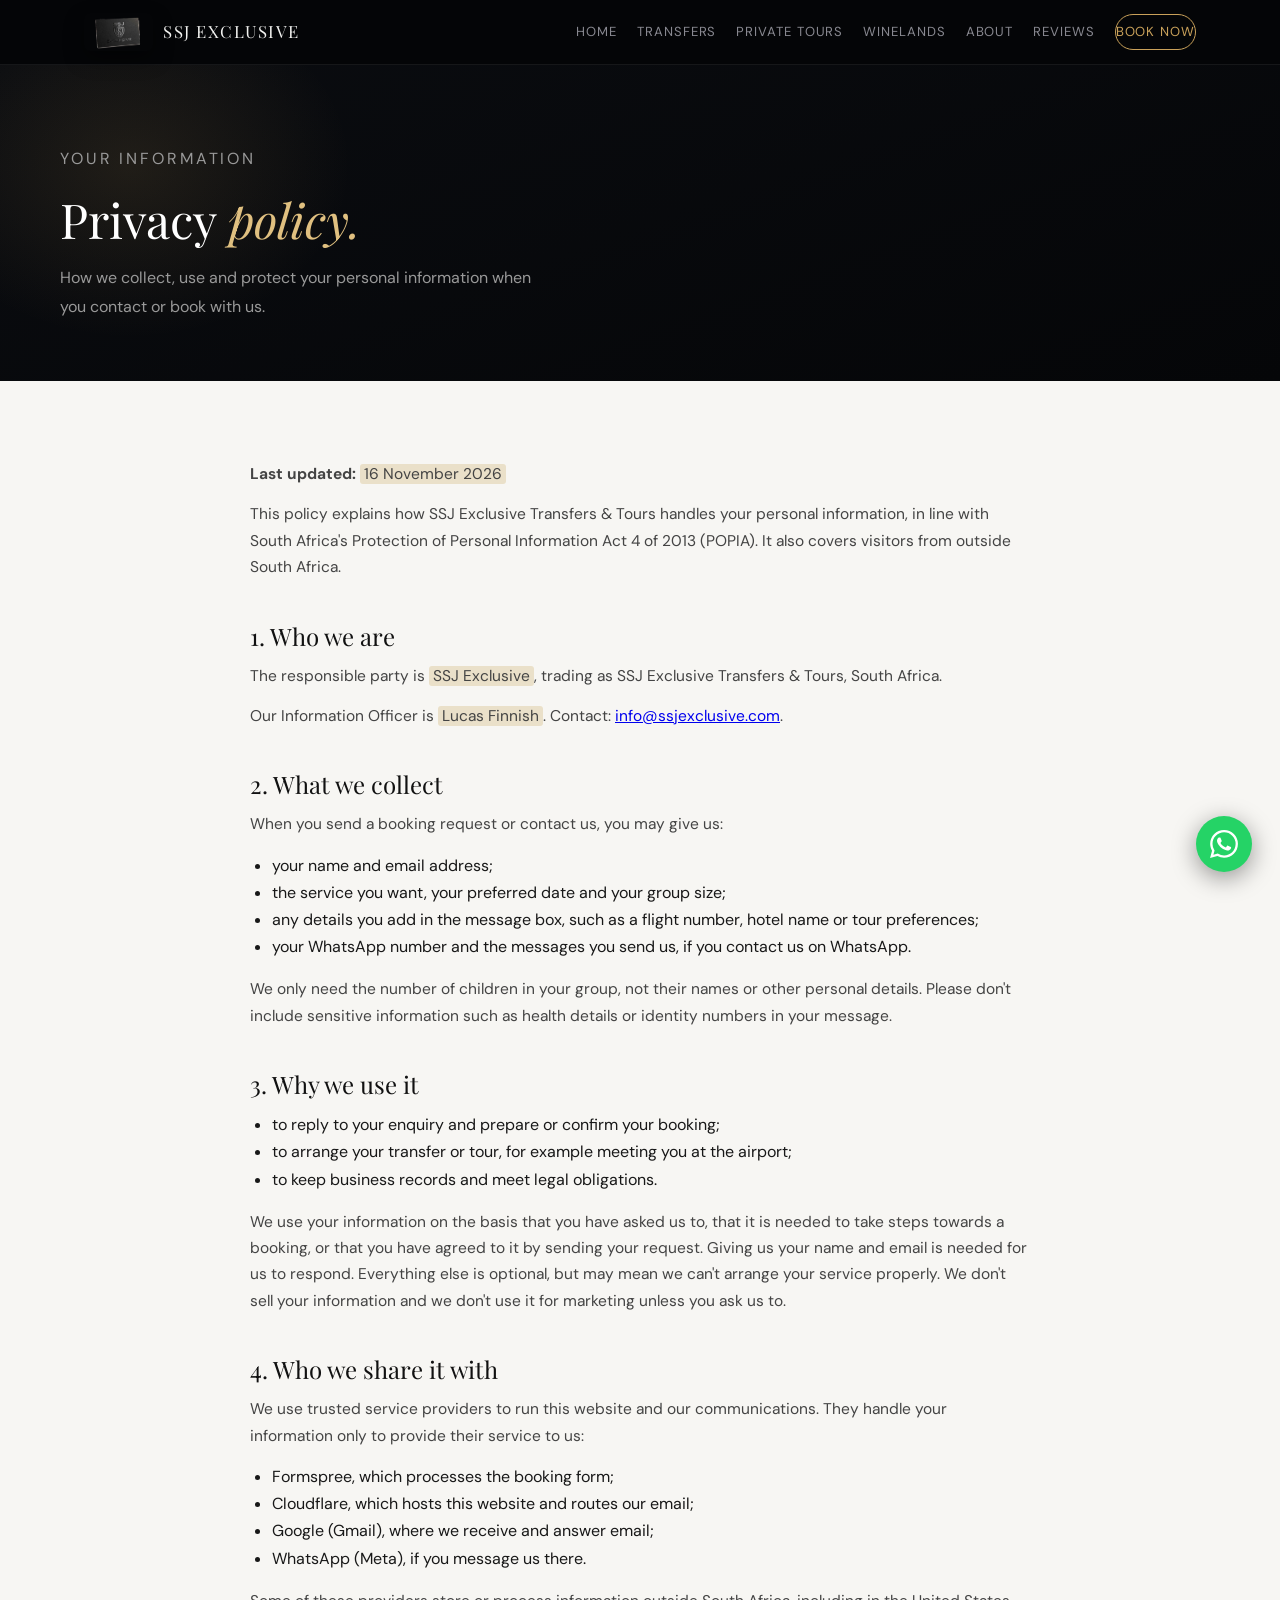
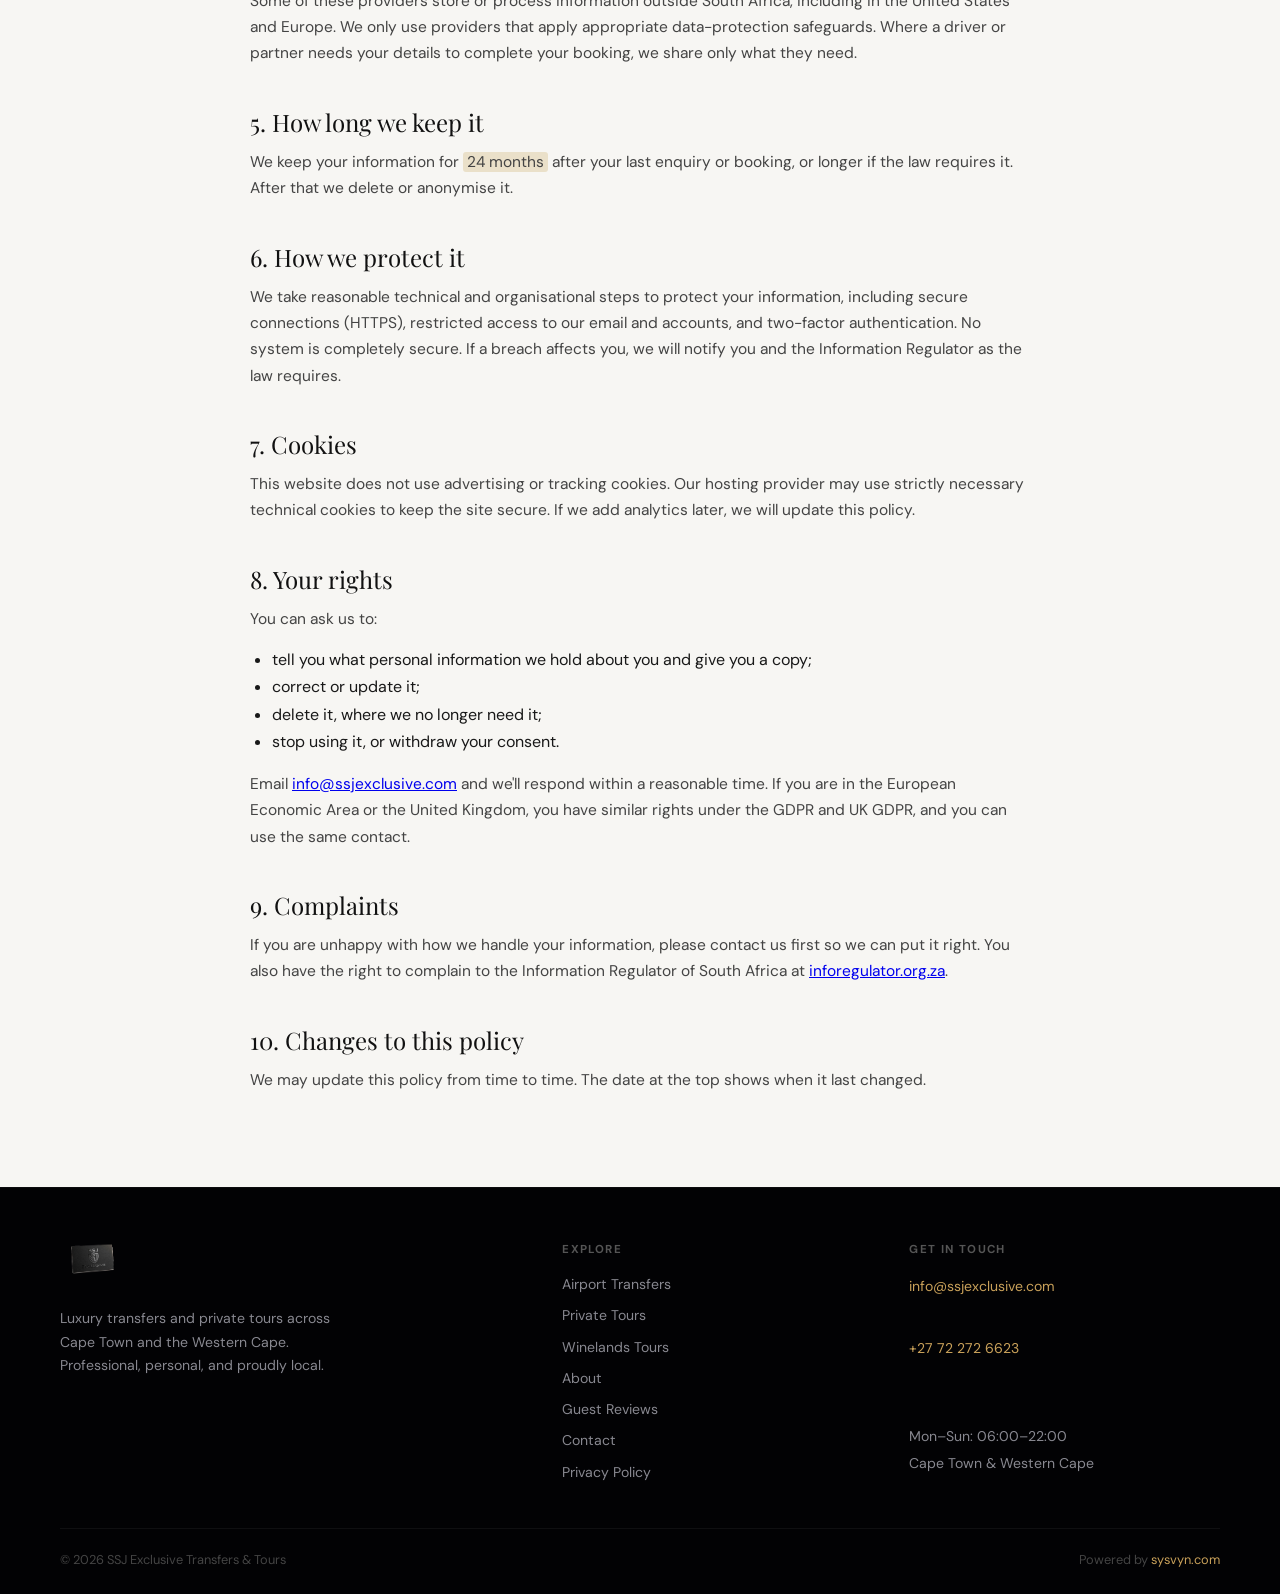
<file: privacy.html>
<!DOCTYPE html>
<html lang="en">
<head>
  <meta charset="UTF-8" />
  <title>Privacy Policy | SSJ Exclusive Transfers &amp; Tours</title>
  <meta name="viewport" content="width=device-width, initial-scale=1" />
  <meta name="description" content="How SSJ Exclusive collects, uses and protects your personal information." />
  <meta name="author" content="SSJ Exclusive Transfers & Tours" />
  <meta property="og:title" content="Privacy Policy | SSJ Exclusive" />
  <meta property="og:image" content="https://ssjexclusive.com/img/hero-home.jpg" />
  <meta name="theme-color" content="#050608" />
  <link rel="icon" type="image/png" href="img/favicon.png" />
  <link href="https://fonts.googleapis.com/css2?family=Playfair+Display:ital,wght@0,400;0,500;1,400&family=DM+Sans:wght@300;400;500&display=swap" rel="stylesheet" />
  <link rel="stylesheet" href="css/style.css" />
  <style>
    :root{--gold:#c9a15a;--gold-light:#e0c080;--dark-bg:#050608;--darker-bg:#020305;--light-bg:#f7f6f3;--text-main:#f2f2f0;--text-muted:#888890;--text-dark:#181818;--border-subtle:rgba(255,255,255,0.07);--radius:12px;}
    *{box-sizing:border-box;margin:0;padding:0;}
    body{font-family:'DM Sans',system-ui,sans-serif;background:var(--dark-bg);color:var(--text-main);line-height:1.65;}
    .site-header{position:sticky;top:0;z-index:100;background:rgba(5,6,8,0.96);backdrop-filter:blur(16px);border-bottom:1px solid var(--border-subtle);}
    .header-inner{max-width:1160px;margin:0 auto;padding:0 24px;display:flex;align-items:center;justify-content:space-between;height:64px;}
    .brand{display:flex;align-items:center;gap:10px;text-decoration:none;}
    .brand-logo{height:38px;width:auto;border-radius:6px;}
    .brand-text{font-family:'Playfair Display',serif;font-size:1.05rem;letter-spacing:0.09em;text-transform:uppercase;color:var(--text-main);}
    .main-nav{display:flex;align-items:center;gap:20px;}
    .main-nav a{color:var(--text-muted);text-decoration:none;font-size:0.82rem;letter-spacing:0.07em;text-transform:uppercase;transition:color 0.2s;}
    .main-nav a:hover{color:#fff;}
    .nav-cta{padding:7px 20px;border-radius:999px;border:1px solid var(--gold);color:var(--gold)!important;transition:all 0.2s!important;white-space:nowrap;flex-shrink:0;}
    .nav-cta:hover{background:var(--gold)!important;color:#050608!important;}

    /* PAGE HERO — no bg image needed here, clean dark */
    .page-hero{padding:80px 24px 60px;background:linear-gradient(160deg,#0a0c10 0%,var(--dark-bg) 100%);position:relative;overflow:hidden;}
    .page-hero-glow{position:absolute;top:-80px;left:-100px;width:460px;height:360px;background:radial-gradient(ellipse,rgba(201,161,90,0.12) 0%,transparent 68%);pointer-events:none;}
    .page-hero .inner{max-width:1160px;margin:0 auto;position:relative;}
    .page-hero-eyebrow{font-size:0.75rem;letter-spacing:0.18em;text-transform:uppercase;color:var(--gold);margin-bottom:18px;}
    .page-hero h1{font-family:'Playfair Display',serif;font-size:clamp(2rem,4vw,3rem);font-weight:400;line-height:1.18;color:#fff;max-width:560px;margin-bottom:16px;}
    .page-hero h1 em{font-style:italic;color:var(--gold-light);}
    .page-hero p{font-size:1rem;line-height:1.78;color:#999;max-width:480px;}

    .section{padding:80px 24px;}
    .section .inner{max-width:1160px;margin:0 auto;}
    .section-light{background:var(--light-bg);color:var(--text-dark);}
    .section-dark{background:var(--darker-bg);color:var(--text-main);}
    .two-col{display:grid;grid-template-columns:1fr 1fr;gap:52px;align-items:start;}
    .section h2{font-family:'Playfair Display',serif;font-size:1.8rem;font-weight:400;line-height:1.25;margin-bottom:16px;}
    .section-light h2{color:#111;}
    .section-dark h2{color:#f0f0ee;}
    .section p{font-size:0.97rem;line-height:1.8;margin-bottom:14px;}
    .section-light p{color:#444;}
    .section-dark p{color:#888;}
    .section-label{font-size:0.7rem;letter-spacing:0.16em;text-transform:uppercase;color:var(--gold);margin-bottom:12px;}

    /* CONTACT OPTIONS */
    .contact-options{display:grid;grid-template-columns:1fr 1fr;gap:16px;margin-bottom:36px;}
    .contact-opt{border-radius:var(--radius);padding:22px;text-decoration:none;transition:border-color 0.2s;}
    .contact-opt-wa{background:#0e1e12;border:1px solid rgba(37,211,102,0.3);}
    .contact-opt-wa:hover{border-color:#25D366;}
    .contact-opt-email{background:rgba(255,255,255,0.03);border:0.5px solid var(--border-subtle);}
    .section-light .contact-opt-email{background:#fff;border-color:#e0e0e8;}
    .contact-opt-email:hover{border-color:rgba(201,161,90,0.5);}
    .contact-opt-label{font-size:0.68rem;letter-spacing:0.14em;text-transform:uppercase;margin-bottom:8px;}
    .contact-opt-wa .contact-opt-label{color:#25D366;}
    .contact-opt-email .contact-opt-label{color:var(--gold);}
    .section-light .contact-opt-email .contact-opt-label{color:var(--gold);}
    .contact-opt h3{font-family:'Playfair Display',serif;font-size:1rem;font-weight:400;margin-bottom:6px;}
    .contact-opt-wa h3{color:#f0f0f0;}
    .contact-opt-email h3{color:#f0f0f0;}
    .section-light .contact-opt-email h3{color:#111;}
    .contact-opt p{font-size:0.85rem;color:#666;margin:0;line-height:1.6;}
    .contact-opt-wa p{color:#5a8a62;}

    /* DETAILS LIST */
    .detail-row{display:flex;gap:12px;align-items:flex-start;margin-bottom:18px;}
    .detail-label{font-size:0.7rem;letter-spacing:0.1em;text-transform:uppercase;color:var(--gold);min-width:100px;padding-top:3px;flex-shrink:0;}
    .detail-val{font-size:0.95rem;line-height:1.65;color:#555;}
    .section-light .detail-val{color:#444;}
    .detail-val a{color:var(--gold);text-decoration:none;}
    .detail-val a:hover{text-decoration:underline;}

    /* BOOKING FORM */
    .booking-form{border-radius:var(--radius);padding:28px;}
    .section-light .booking-form{background:#fff;border:0.5px solid #e0e0e8;}
    .section-dark .booking-form{background:rgba(255,255,255,0.03);border:0.5px solid var(--border-subtle);}
    .form-row{margin-bottom:16px;}
    .form-row label{display:block;font-size:0.78rem;letter-spacing:0.06em;text-transform:uppercase;color:var(--text-muted);margin-bottom:6px;}
    .section-light .form-row label{color:#888;}
    .form-row input,.form-row select,.form-row textarea{width:100%;padding:10px 12px;border-radius:8px;border:1px solid #2a2a35;background:#050608;color:#f5f5f5;font-family:'DM Sans',sans-serif;font-size:0.93rem;}
    .section-light .form-row input,.section-light .form-row select,.section-light .form-row textarea{background:#fafafa;color:#111;border-color:#d8d8e0;}
    .form-row input:focus,.form-row select:focus,.form-row textarea:focus{outline:none;border-color:var(--gold);}
    .btn-primary{padding:12px 26px;border-radius:999px;background:var(--gold);color:#050608;font-family:'DM Sans',sans-serif;font-size:0.82rem;font-weight:500;letter-spacing:0.07em;text-transform:uppercase;text-decoration:none;border:none;cursor:pointer;transition:background 0.2s,transform 0.15s;display:inline-block;}
    .btn-primary:hover{background:var(--gold-light);transform:translateY(-1px);}
    .btn-full{width:100%;text-align:center;}

    .wa-float{position:fixed;bottom:28px;right:28px;z-index:999;width:56px;height:56px;border-radius:50%;background:#25D366;display:flex;align-items:center;justify-content:center;box-shadow:0 6px 24px rgba(0,0,0,0.4);text-decoration:none;transition:transform 0.2s,box-shadow 0.2s;}
    .wa-float:hover{transform:scale(1.08);box-shadow:0 10px 32px rgba(37,211,102,0.35);}
    .wa-float svg{width:28px;height:28px;fill:#fff;}
    .wa-float-tooltip{position:absolute;right:66px;top:50%;transform:translateY(-50%);background:#111;color:#f0f0f0;font-size:0.78rem;white-space:nowrap;padding:7px 12px;border-radius:8px;opacity:0;pointer-events:none;transition:opacity 0.2s;}
    .wa-float:hover .wa-float-tooltip{opacity:1;}

    .site-footer{background:#020204;padding:52px 24px 24px;border-top:1px solid rgba(255,255,255,0.04);}
    .footer-top{max-width:1160px;margin:0 auto;display:grid;grid-template-columns:1.5fr 1fr 1fr;gap:36px;padding-bottom:36px;border-bottom:1px solid rgba(255,255,255,0.05);}
    .footer-brand p{font-size:0.88rem;color:var(--text-muted);max-width:280px;margin-top:12px;line-height:1.7;}
    .footer-logo{height:36px;width:auto;border-radius:6px;}
    .footer-col h4{font-size:0.72rem;letter-spacing:0.12em;text-transform:uppercase;color:#555;margin-bottom:14px;}
    .footer-col a{display:block;font-size:0.88rem;color:var(--text-muted);text-decoration:none;margin-bottom:8px;transition:color 0.2s;}
    .footer-col a:hover{color:#fff;}
    .footer-contact{font-size:0.88rem;color:var(--text-muted);line-height:1.9;}
    .footer-contact a{color:var(--gold);text-decoration:none;}
    .footer-contact a:hover{text-decoration:underline;}
    .footer-bottom{max-width:1160px;margin:0 auto;padding-top:20px;display:flex;justify-content:space-between;align-items:center;font-size:0.8rem;color:#444;}
    .footer-bottom a{color:var(--gold);text-decoration:none;}

    @media(max-width:900px){.two-col,.contact-options,.footer-top{grid-template-columns:1fr;gap:24px;}}
    @media(max-width:600px){.main-nav{display:none;}}
  </style>
</head>
<body>

<a class="wa-float" href="https://wa.me/27722726623?text=Hi%2C%20I%27d%20like%20to%20make%20a%20booking%20with%20SSJ%20Exclusive" target="_blank" rel="noopener" aria-label="Chat on WhatsApp">
  <svg viewBox="0 0 24 24"><path d="M17.472 14.382c-.297-.149-1.758-.867-2.03-.967-.273-.099-.471-.148-.67.15-.197.297-.767.966-.94 1.164-.173.199-.347.223-.644.075-.297-.15-1.255-.463-2.39-1.475-.883-.788-1.48-1.761-1.653-2.059-.173-.297-.018-.458.13-.606.134-.133.298-.347.446-.52.149-.174.198-.298.298-.497.099-.198.05-.371-.025-.52-.075-.149-.669-1.612-.916-2.207-.242-.579-.487-.5-.669-.51-.173-.008-.371-.01-.57-.01-.198 0-.52.074-.792.372-.272.297-1.04 1.016-1.04 2.479 0 1.462 1.065 2.875 1.213 3.074.149.198 2.096 3.2 5.077 4.487.709.306 1.262.489 1.694.625.712.227 1.36.195 1.871.118.571-.085 1.758-.719 2.006-1.413.248-.694.248-1.289.173-1.413-.074-.124-.272-.198-.57-.347m-5.421 7.403h-.004a9.87 9.87 0 01-5.031-1.378l-.361-.214-3.741.982.998-3.648-.235-.374a9.86 9.86 0 01-1.51-5.26c.001-5.45 4.436-9.884 9.888-9.884 2.64 0 5.122 1.03 6.988 2.898a9.825 9.825 0 012.893 6.994c-.003 5.45-4.437 9.884-9.885 9.884m8.413-18.297A11.815 11.815 0 0012.05 0C5.495 0 .16 5.335.157 11.892c0 2.096.547 4.142 1.588 5.945L.057 24l6.305-1.654a11.882 11.882 0 005.683 1.448h.005c6.554 0 11.89-5.335 11.893-11.893a11.821 11.821 0 00-3.48-8.413z"/></svg>
  <span class="wa-float-tooltip">Chat on WhatsApp</span>
</a>

<header class="site-header">
  <div class="header-inner">
    <a href="index.html" class="brand"><img src="img/logo.png" class="brand-logo" alt="SSJ Exclusive" /><span class="brand-text">SSJ Exclusive</span></a>
    <nav class="main-nav">
      <a href="index.html">Home</a><a href="airport-transfers.html">Transfers</a><a href="private-tours.html">Private Tours</a><a href="wine-tours.html">Winelands</a><a href="about.html">About</a><a href="reviews.html">Reviews</a><a href="contact.html" class="nav-cta">Book Now</a>
    </nav>
  </div>
</header>

<style>
.policy h2{margin:40px 0 12px;font-size:1.5rem}
.policy p,.policy li{line-height:1.7}
.policy ul{padding-left:22px;margin:8px 0 16px}
.todo{background:rgba(201,164,92,.28);padding:0 4px;border-radius:3px}
</style>

<div class="page-hero">
  <div class="page-hero-glow"></div>
  <div class="inner">
    <p class="page-hero-eyebrow">Your information</p>
    <h1>Privacy <em>policy.</em></h1>
    <p>How we collect, use and protect your personal information when you contact or book with us.</p>
  </div>
</div>

<section class="section section-light">
  <div class="inner policy" style="max-width:780px;">
    <p><strong>Last updated:</strong> <span class="todo">16 November 2026</span></p>
    <p>This policy explains how SSJ Exclusive Transfers &amp; Tours handles your personal information, in line with South Africa's Protection of Personal Information Act 4 of 2013 (POPIA). It also covers visitors from outside South Africa.</p>

    <h2>1. Who we are</h2>
    <p>The responsible party is <span class="todo">SSJ Exclusive</span>, trading as SSJ Exclusive Transfers &amp; Tours, South Africa.</p>
    <p>Our Information Officer is <span class="todo">Lucas Finnish</span>. Contact: <a href="mailto:info@ssjexclusive.com">info@ssjexclusive.com</a>.</p>

    <h2>2. What we collect</h2>
    <p>When you send a booking request or contact us, you may give us:</p>
    <ul>
      <li>your name and email address;</li>
      <li>the service you want, your preferred date and your group size;</li>
      <li>any details you add in the message box, such as a flight number, hotel name or tour preferences;</li>
      <li>your WhatsApp number and the messages you send us, if you contact us on WhatsApp.</li>
    </ul>
    <p>We only need the number of children in your group, not their names or other personal details. Please don't include sensitive information such as health details or identity numbers in your message.</p>

    <h2>3. Why we use it</h2>
    <ul>
      <li>to reply to your enquiry and prepare or confirm your booking;</li>
      <li>to arrange your transfer or tour, for example meeting you at the airport;</li>
      <li>to keep business records and meet legal obligations.</li>
    </ul>
    <p>We use your information on the basis that you have asked us to, that it is needed to take steps towards a booking, or that you have agreed to it by sending your request. Giving us your name and email is needed for us to respond. Everything else is optional, but may mean we can't arrange your service properly. We don't sell your information and we don't use it for marketing unless you ask us to.</p>

    <h2>4. Who we share it with</h2>
    <p>We use trusted service providers to run this website and our communications. They handle your information only to provide their service to us:</p>
    <ul>
      <li>Formspree, which processes the booking form;</li>
      <li>Cloudflare, which hosts this website and routes our email;</li>
      <li>Google (Gmail), where we receive and answer email;</li>
      <li>WhatsApp (Meta), if you message us there.</li>
    </ul>
    <p>Some of these providers store or process information outside South Africa, including in the United States and Europe. We only use providers that apply appropriate data-protection safeguards. Where a driver or partner needs your details to complete your booking, we share only what they need.</p>

    <h2>5. How long we keep it</h2>
    <p>We keep your information for <span class="todo">24 months</span> after your last enquiry or booking, or longer if the law requires it. After that we delete or anonymise it.</p>

    <h2>6. How we protect it</h2>
    <p>We take reasonable technical and organisational steps to protect your information, including secure connections (HTTPS), restricted access to our email and accounts, and two-factor authentication. No system is completely secure. If a breach affects you, we will notify you and the Information Regulator as the law requires.</p>

    <h2>7. Cookies</h2>
    <p>This website does not use advertising or tracking cookies. Our hosting provider may use strictly necessary technical cookies to keep the site secure. If we add analytics later, we will update this policy.</p>

    <h2>8. Your rights</h2>
    <p>You can ask us to:</p>
    <ul>
      <li>tell you what personal information we hold about you and give you a copy;</li>
      <li>correct or update it;</li>
      <li>delete it, where we no longer need it;</li>
      <li>stop using it, or withdraw your consent.</li>
    </ul>
    <p>Email <a href="mailto:info@ssjexclusive.com">info@ssjexclusive.com</a> and we'll respond within a reasonable time. If you are in the European Economic Area or the United Kingdom, you have similar rights under the GDPR and UK GDPR, and you can use the same contact.</p>

    <h2>9. Complaints</h2>
    <p>If you are unhappy with how we handle your information, please contact us first so we can put it right. You also have the right to complain to the Information Regulator of South Africa at <a href="https://inforegulator.org.za" target="_blank" rel="noopener">inforegulator.org.za</a>.</p>

    <h2>10. Changes to this policy</h2>
    <p>We may update this policy from time to time. The date at the top shows when it last changed.</p>
  </div>
</section>

<footer class="site-footer">
  <div class="footer-top">
    <div class="footer-brand"><img src="img/logo.png" class="footer-logo" alt="SSJ Exclusive" /><p>Luxury transfers and private tours across Cape Town and the Western Cape. Professional, personal, and proudly local.</p></div>
    <div class="footer-col"><h4>Explore</h4><a href="airport-transfers.html">Airport Transfers</a><a href="private-tours.html">Private Tours</a><a href="wine-tours.html">Winelands Tours</a><a href="about.html">About</a><a href="reviews.html">Guest Reviews</a><a href="contact.html">Contact</a><a href="privacy.html">Privacy Policy</a></div>
    <div class="footer-col"><h4>Get in touch</h4><div class="footer-contact"><a href="mailto:info@ssjexclusive.com">info@ssjexclusive.com</a><br><a href="https://wa.me/27722726623" target="_blank">+27 72 272 6623</a><br><br>Mon–Sun: 06:00–22:00<br>Cape Town &amp; Western Cape</div></div>
  </div>
  <div class="footer-bottom"><span>© <span id="year"></span> SSJ Exclusive Transfers &amp; Tours</span><span>Powered by <a href="https://sysvyn.com" target="_blank">sysvyn.com</a></span></div>
</footer>
<script>
  document.getElementById('year').textContent=new Date().getFullYear();
</script>
</body>
</html>
</file>
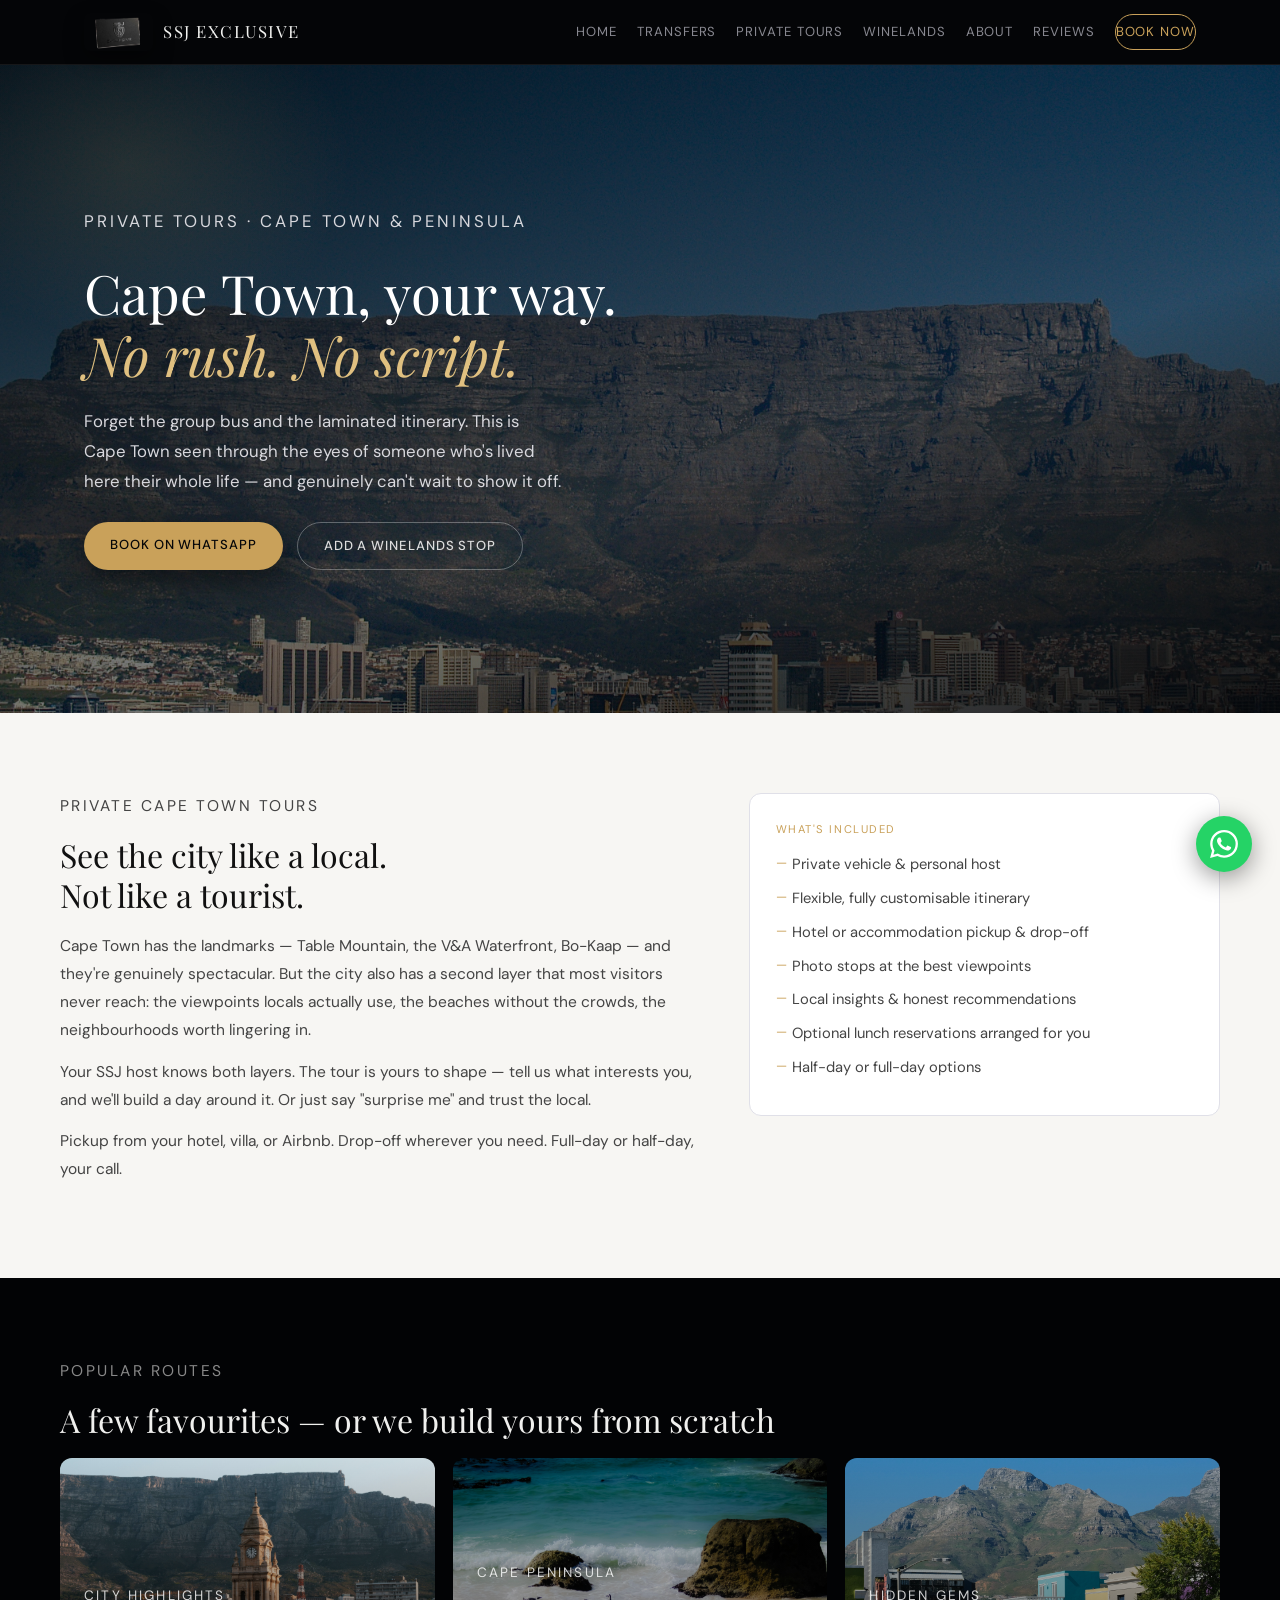
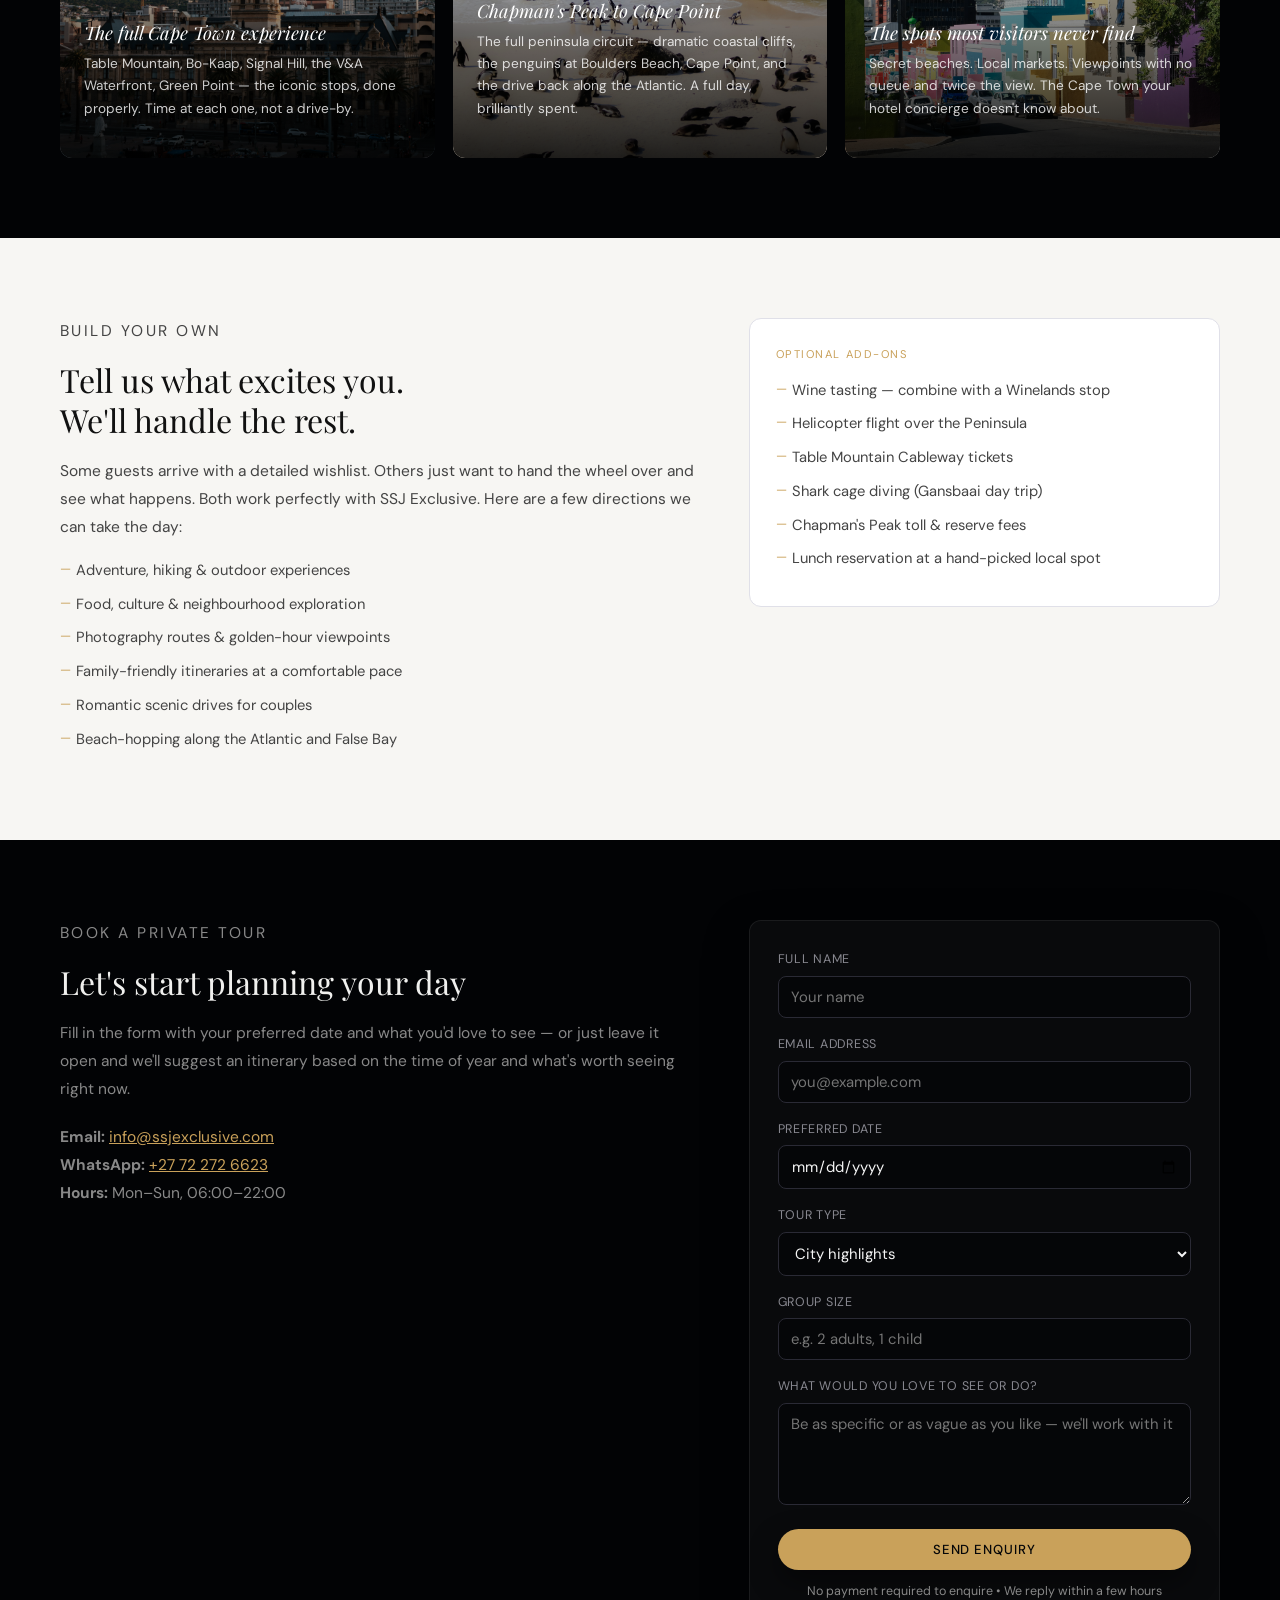
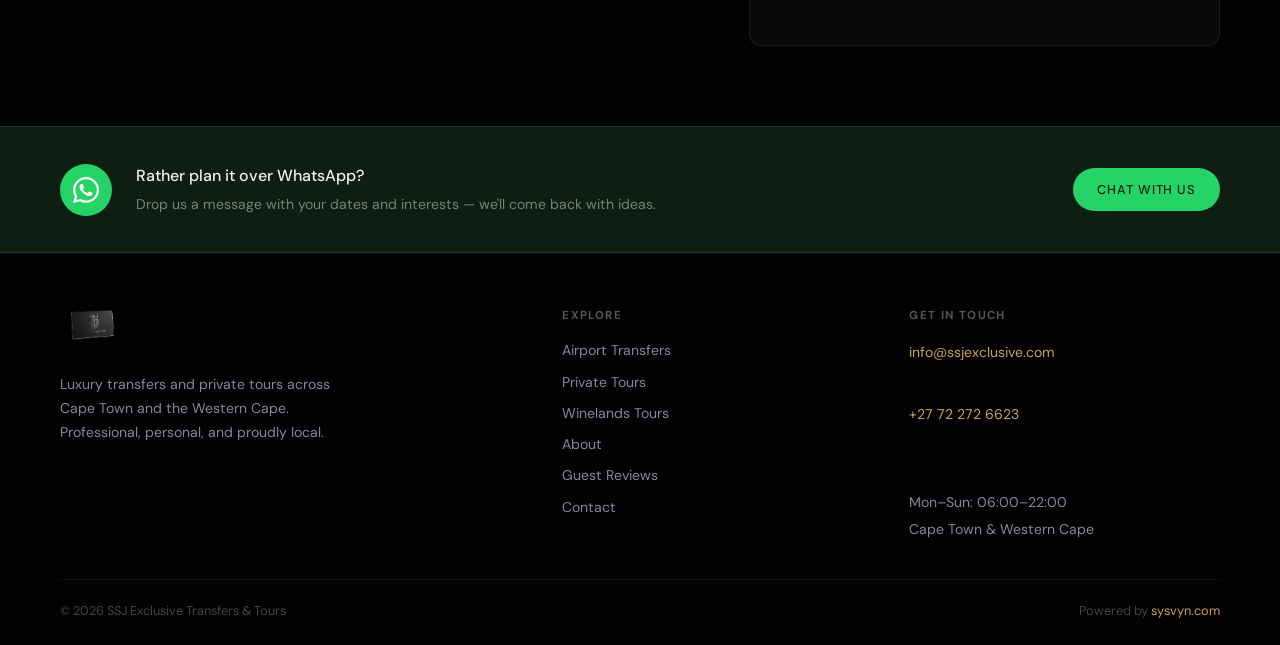
<file: private-tours.html>
<!DOCTYPE html>
<html lang="en">
<head>
  <meta charset="UTF-8" />
  <title>Private Cape Town Tours | SSJ Exclusive</title>
  <meta name="viewport" content="width=device-width, initial-scale=1" />
  <meta name="description" content="Private Cape Town tours with SSJ Exclusive. Table Mountain, Bo-Kaap, Chapman's Peak, Boulders Beach — tailored to your pace, with a local who knows the good stuff." />
  <meta name="keywords" content="private Cape Town tours, Cape Peninsula tour, Table Mountain tour, Chapman's Peak, Bo-Kaap, SSJ Exclusive" />
  <meta name="author" content="SSJ Exclusive Transfers & Tours" />
  <meta property="og:title" content="Private Cape Town Tours | SSJ Exclusive" />
  <meta property="og:image" content="https://ssjexclusive.com/img/hero-tours.jpg" />
  <meta name="theme-color" content="#050608" />
  <link rel="icon" type="image/png" href="img/favicon.png" />
  <link href="https://fonts.googleapis.com/css2?family=Playfair+Display:ital,wght@0,400;0,500;1,400&family=DM+Sans:wght@300;400;500&display=swap" rel="stylesheet" />
  <link rel="stylesheet" href="css/style.css" />
  <style>
    :root { --gold:#c9a15a;--gold-light:#e0c080;--dark-bg:#050608;--darker-bg:#020305;--light-bg:#f7f6f3;--text-main:#f2f2f0;--text-muted:#888890;--text-dark:#181818;--border-subtle:rgba(255,255,255,0.07);--radius:12px; }
    *{box-sizing:border-box;margin:0;padding:0;}
    body{font-family:'DM Sans',system-ui,sans-serif;background:var(--dark-bg);color:var(--text-main);line-height:1.65;}

    .site-header{position:sticky;top:0;z-index:100;background:rgba(5,6,8,0.96);backdrop-filter:blur(16px);border-bottom:1px solid var(--border-subtle);}
    .header-inner{max-width:1160px;margin:0 auto;padding:0 24px;display:flex;align-items:center;justify-content:space-between;height:64px;}
    .brand{display:flex;align-items:center;gap:10px;text-decoration:none;}
    .brand-logo{height:38px;width:auto;border-radius:6px;}
    .brand-text{font-family:'Playfair Display',serif;font-size:1.05rem;letter-spacing:0.09em;text-transform:uppercase;color:var(--text-main);}
    .main-nav{display:flex;align-items:center;gap:20px;}
    .main-nav a{color:var(--text-muted);text-decoration:none;font-size:0.82rem;letter-spacing:0.07em;text-transform:uppercase;transition:color 0.2s;}
    .main-nav a:hover{color:#fff;}
    .nav-cta{padding:7px 20px;border-radius:999px;border:1px solid var(--gold);color:var(--gold)!important;transition:all 0.2s!important;white-space:nowrap;flex-shrink:0;}
    .nav-cta:hover{background:var(--gold)!important;color:#050608!important;}

    /* HERO — img/hero-tours.jpg
       Suggested: Table Mountain from below, or Lion's Head aerial shot.
       Size: 1920x1080 minimum. */
    .hero{position:relative;min-height:72vh;display:flex;align-items:center;overflow:hidden;background-image:linear-gradient(160deg,rgba(5,6,8,0.88) 0%,rgba(5,6,8,0.52) 60%,rgba(5,6,8,0.92) 100%),url('img/hero-tours.jpg');background-size:cover;background-position:center;}
    .hero-glow{position:absolute;top:-80px;left:-100px;width:460px;height:360px;background:radial-gradient(ellipse,rgba(201,161,90,0.13) 0%,transparent 68%);pointer-events:none;}
    .hero-content{position:relative;max-width:1160px;margin:0 auto;padding:80px 24px;width:100%;}
    .hero-eyebrow{font-size:0.75rem;letter-spacing:0.18em;text-transform:uppercase;color:var(--gold);margin-bottom:20px;}
    .hero h1{font-family:'Playfair Display',serif;font-size:clamp(2.2rem,4.5vw,3.4rem);font-weight:400;line-height:1.15;color:#fff;max-width:580px;margin-bottom:20px;}
    .hero h1 em{font-style:italic;color:var(--gold-light);}
    .hero-sub{font-size:1.02rem;line-height:1.78;color:#bbbbc0;max-width:480px;margin-bottom:34px;}
    .hero-actions{display:flex;flex-wrap:wrap;gap:14px;}
    .btn-primary{padding:12px 26px;border-radius:999px;background:var(--gold);color:#050608;font-family:'DM Sans',sans-serif;font-size:0.82rem;font-weight:500;letter-spacing:0.07em;text-transform:uppercase;text-decoration:none;border:none;cursor:pointer;transition:background 0.2s,transform 0.15s;display:inline-block;}
    .btn-primary:hover{background:var(--gold-light);transform:translateY(-1px);}
    .btn-ghost{padding:12px 26px;border-radius:999px;background:transparent;color:#ddd;font-family:'DM Sans',sans-serif;font-size:0.82rem;font-weight:500;letter-spacing:0.07em;text-transform:uppercase;text-decoration:none;border:1px solid rgba(255,255,255,0.3);cursor:pointer;transition:all 0.2s;display:inline-block;}
    .btn-ghost:hover{border-color:rgba(255,255,255,0.6);background:rgba(255,255,255,0.05);}

    .section{padding:80px 24px;}
    .section .inner{max-width:1160px;margin:0 auto;}
    .section-light{background:var(--light-bg);color:var(--text-dark);}
    .section-dark{background:var(--darker-bg);color:var(--text-main);}
    .two-col{display:grid;grid-template-columns:1.35fr 1fr;gap:52px;align-items:start;}
    .section h2{font-family:'Playfair Display',serif;font-size:2rem;font-weight:400;line-height:1.25;margin-bottom:18px;}
    .section-light h2{color:#111;}
    .section-dark h2{color:#f0f0ee;}
    .section p{font-size:0.97rem;line-height:1.8;margin-bottom:14px;}
    .section-light p{color:#444;}
    .section-dark p{color:#888;}
    .section-label{font-size:0.7rem;letter-spacing:0.16em;text-transform:uppercase;color:var(--gold);margin-bottom:12px;}

    .info-card{border-radius:var(--radius);padding:26px;}
    .section-light .info-card{background:#fff;border:0.5px solid #e0e0e8;}
    .section-dark .info-card{background:rgba(255,255,255,0.03);border:0.5px solid var(--border-subtle);}
    .info-card-label{font-size:0.7rem;letter-spacing:0.14em;text-transform:uppercase;color:var(--gold);margin-bottom:14px;}
    .info-card h3{font-family:'Playfair Display',serif;font-size:1.1rem;font-weight:400;margin-bottom:14px;}
    .section-light .info-card h3{color:#111;}
    .section-dark .info-card h3{color:#f0f0ee;}
    .info-list{list-style:none;padding:0;}
    .info-list li{font-size:0.92rem;line-height:1.75;padding-left:16px;position:relative;margin-bottom:8px;}
    .section-light .info-list li{color:#444;}
    .section-dark .info-list li{color:#888;}
    .info-list li::before{content:'—';position:absolute;left:0;color:var(--gold);font-size:0.8rem;}

    /* TOUR CARDS GRID
       Each card has a scenic background image. Names:
         tour-city.jpg       → Table Mountain / city skyline
         tour-peninsula.jpg  → Cape Point / Boulders Beach
         tour-gems.jpg       → Bo-Kaap colourful houses or hidden beach
       Size: 800x500px minimum, landscape.
    */
    .tours-grid{display:grid;grid-template-columns:repeat(3,1fr);gap:18px;margin-top:10px;}
    .tour-card{border-radius:var(--radius);overflow:hidden;min-height:300px;position:relative;display:flex;flex-direction:column;justify-content:flex-end;padding:24px;background-size:cover;background-position:center;}
    .tour-card::before{content:'';position:absolute;inset:0;background:linear-gradient(to top,rgba(0,0,0,0.85) 0%,rgba(0,0,0,0.38) 55%,rgba(0,0,0,0.08) 100%);border-radius:var(--radius);}
    .tour-card-city{background-image:url('img/tour-city.jpg');background-color:#0e1820;}
    .tour-card-peninsula{background-image:url('img/tour-peninsula.jpg');background-color:#101820;}
    .tour-card-gems{background-image:url('img/tour-gems.jpg');background-color:#1a1210;}
    .tour-card-content{position:relative;z-index:1;}
    .tour-card-tag{font-size:0.68rem;letter-spacing:0.16em;text-transform:uppercase;color:rgba(255,255,255,0.65);margin-bottom:7px;}
    .tour-card h3{font-family:'Playfair Display',serif;font-size:1.15rem;font-weight:400;font-style:italic;color:#ffffff;margin-bottom:8px;line-height:1.3;}
    .tour-card p{font-size:0.85rem;line-height:1.65;color:rgba(255,255,255,0.8);}

    /* ADD-ONS */
    .addons-grid{display:grid;grid-template-columns:repeat(3,1fr);gap:14px;margin-top:28px;}
    .addon-item{background:rgba(255,255,255,0.03);border:0.5px solid var(--border-subtle);border-radius:10px;padding:16px 18px;}
    .addon-item h4{font-family:'Playfair Display',serif;font-size:0.95rem;font-weight:400;color:#e0e0dc;margin-bottom:6px;}
    .addon-item p{font-size:0.83rem;color:#666;line-height:1.65;margin:0;}

    /* BOOKING FORM */
    .booking-form{background:rgba(255,255,255,0.03);border:0.5px solid var(--border-subtle);border-radius:var(--radius);padding:28px;}
    .section-light .booking-form{background:#fff;border-color:#e0e0e8;}
    .form-row{margin-bottom:16px;}
    .form-row label{display:block;font-size:0.78rem;letter-spacing:0.06em;text-transform:uppercase;color:var(--text-muted);margin-bottom:6px;}
    .section-light .form-row label{color:#888;}
    .form-row input,.form-row select,.form-row textarea{width:100%;padding:10px 12px;border-radius:8px;border:1px solid #2a2a35;background:#050608;color:#f5f5f5;font-family:'DM Sans',sans-serif;font-size:0.93rem;}
    .section-light .form-row input,.section-light .form-row select,.section-light .form-row textarea{background:#fafafa;color:#111;border-color:#d8d8e0;}
    .form-row input:focus,.form-row select:focus,.form-row textarea:focus{outline:none;border-color:var(--gold);}
    .btn-full{width:100%;text-align:center;}

    /* WA */
    .wa-banner{background:#0e1e12;border-top:1px solid rgba(37,211,102,0.2);border-bottom:1px solid rgba(37,211,102,0.2);padding:36px 24px;}
    .wa-banner .inner{max-width:1160px;margin:0 auto;display:flex;align-items:center;gap:24px;flex-wrap:wrap;}
    .wa-icon-circle{width:52px;height:52px;border-radius:50%;background:#25D366;display:flex;align-items:center;justify-content:center;flex-shrink:0;}
    .wa-icon-circle svg{width:26px;height:26px;fill:#fff;}
    .wa-text{flex:1;}
    .wa-text h3{font-size:1rem;font-weight:500;color:#f0f0f0;margin-bottom:4px;}
    .wa-text p{font-size:0.88rem;color:#6a8a72;}
    .wa-btn{padding:11px 24px;border-radius:999px;background:#25D366;color:#0a1f0e;font-family:'DM Sans',sans-serif;font-size:0.8rem;font-weight:500;letter-spacing:0.07em;text-transform:uppercase;text-decoration:none;border:none;flex-shrink:0;transition:background 0.2s;display:inline-block;}
    .wa-btn:hover{background:#1db954;}
    .wa-float{position:fixed;bottom:28px;right:28px;z-index:999;width:56px;height:56px;border-radius:50%;background:#25D366;display:flex;align-items:center;justify-content:center;box-shadow:0 6px 24px rgba(0,0,0,0.4);text-decoration:none;transition:transform 0.2s,box-shadow 0.2s;}
    .wa-float:hover{transform:scale(1.08);box-shadow:0 10px 32px rgba(37,211,102,0.35);}
    .wa-float svg{width:28px;height:28px;fill:#fff;}
    .wa-float-tooltip{position:absolute;right:66px;top:50%;transform:translateY(-50%);background:#111;color:#f0f0f0;font-size:0.78rem;white-space:nowrap;padding:7px 12px;border-radius:8px;opacity:0;pointer-events:none;transition:opacity 0.2s;}
    .wa-float:hover .wa-float-tooltip{opacity:1;}

    .site-footer{background:#020204;padding:52px 24px 24px;border-top:1px solid rgba(255,255,255,0.04);}
    .footer-top{max-width:1160px;margin:0 auto;display:grid;grid-template-columns:1.5fr 1fr 1fr;gap:36px;padding-bottom:36px;border-bottom:1px solid rgba(255,255,255,0.05);}
    .footer-brand p{font-size:0.88rem;color:var(--text-muted);max-width:280px;margin-top:12px;line-height:1.7;}
    .footer-logo{height:36px;width:auto;border-radius:6px;}
    .footer-col h4{font-size:0.72rem;letter-spacing:0.12em;text-transform:uppercase;color:#555;margin-bottom:14px;}
    .footer-col a{display:block;font-size:0.88rem;color:var(--text-muted);text-decoration:none;margin-bottom:8px;transition:color 0.2s;}
    .footer-col a:hover{color:#fff;}
    .footer-contact{font-size:0.88rem;color:var(--text-muted);line-height:1.9;}
    .footer-contact a{color:var(--gold);text-decoration:none;}
    .footer-contact a:hover{text-decoration:underline;}
    .footer-bottom{max-width:1160px;margin:0 auto;padding-top:20px;display:flex;justify-content:space-between;align-items:center;font-size:0.8rem;color:#444;}
    .footer-bottom a{color:var(--gold);text-decoration:none;}

    @media(max-width:900px){.two-col,.tours-grid,.addons-grid,.footer-top{grid-template-columns:1fr;gap:28px;}}
    @media(max-width:600px){.main-nav{display:none;}.hero h1{font-size:2rem;}}
  </style>
</head>
<body>

<a class="wa-float" href="https://wa.me/27722726623?text=Hi%2C%20I%27d%20like%20to%20book%20a%20private%20Cape%20Town%20tour%20with%20SSJ%20Exclusive" target="_blank" rel="noopener" aria-label="Chat on WhatsApp">
  <svg viewBox="0 0 24 24"><path d="M17.472 14.382c-.297-.149-1.758-.867-2.03-.967-.273-.099-.471-.148-.67.15-.197.297-.767.966-.94 1.164-.173.199-.347.223-.644.075-.297-.15-1.255-.463-2.39-1.475-.883-.788-1.48-1.761-1.653-2.059-.173-.297-.018-.458.13-.606.134-.133.298-.347.446-.52.149-.174.198-.298.298-.497.099-.198.05-.371-.025-.52-.075-.149-.669-1.612-.916-2.207-.242-.579-.487-.5-.669-.51-.173-.008-.371-.01-.57-.01-.198 0-.52.074-.792.372-.272.297-1.04 1.016-1.04 2.479 0 1.462 1.065 2.875 1.213 3.074.149.198 2.096 3.2 5.077 4.487.709.306 1.262.489 1.694.625.712.227 1.36.195 1.871.118.571-.085 1.758-.719 2.006-1.413.248-.694.248-1.289.173-1.413-.074-.124-.272-.198-.57-.347m-5.421 7.403h-.004a9.87 9.87 0 01-5.031-1.378l-.361-.214-3.741.982.998-3.648-.235-.374a9.86 9.86 0 01-1.51-5.26c.001-5.45 4.436-9.884 9.888-9.884 2.64 0 5.122 1.03 6.988 2.898a9.825 9.825 0 012.893 6.994c-.003 5.45-4.437 9.884-9.885 9.884m8.413-18.297A11.815 11.815 0 0012.05 0C5.495 0 .16 5.335.157 11.892c0 2.096.547 4.142 1.588 5.945L.057 24l6.305-1.654a11.882 11.882 0 005.683 1.448h.005c6.554 0 11.89-5.335 11.893-11.893a11.821 11.821 0 00-3.48-8.413z"/></svg>
  <span class="wa-float-tooltip">Chat on WhatsApp</span>
</a>

<header class="site-header">
  <div class="header-inner">
    <a href="index.html" class="brand"><img src="img/logo.png" class="brand-logo" alt="SSJ Exclusive" /><span class="brand-text">SSJ Exclusive</span></a>
    <nav class="main-nav">
      <a href="index.html">Home</a><a href="airport-transfers.html">Transfers</a><a href="private-tours.html">Private Tours</a><a href="wine-tours.html">Winelands</a><a href="about.html">About</a><a href="reviews.html">Reviews</a><a href="contact.html" class="nav-cta">Book Now</a>
    </nav>
  </div>
</header>

<section class="hero">
  <div class="hero-glow"></div>
  <div class="hero-content">
    <p class="hero-eyebrow">Private tours · Cape Town & Peninsula</p>
    <h1>Cape Town, your way.<br><em>No rush. No script.</em></h1>
    <p class="hero-sub">
      Forget the group bus and the laminated itinerary. This is Cape Town seen through the eyes of someone
      who's lived here their whole life — and genuinely can't wait to show it off.
    </p>
    <div class="hero-actions">
      <a href="https://wa.me/27722726623?text=Hi%2C%20I%27d%20like%20to%20book%20a%20private%20Cape%20Town%20tour%20with%20SSJ%20Exclusive" target="_blank" rel="noopener" class="btn-primary">Book on WhatsApp</a>
      <a href="wine-tours.html" class="btn-ghost">Add a winelands stop</a>
    </div>
  </div>
</section>

<section class="section section-light">
  <div class="inner">
    <div class="two-col">
      <div>
        <p class="section-label">Private Cape Town tours</p>
        <h2>See the city like a local.<br>Not like a tourist.</h2>
        <p>
          Cape Town has the landmarks — Table Mountain, the V&A Waterfront, Bo-Kaap — and they're
          genuinely spectacular. But the city also has a second layer that most visitors never reach:
          the viewpoints locals actually use, the beaches without the crowds, the neighbourhoods
          worth lingering in.
        </p>
        <p>
          Your SSJ host knows both layers. The tour is yours to shape — tell us what interests you,
          and we'll build a day around it. Or just say "surprise me" and trust the local.
        </p>
        <p>
          Pickup from your hotel, villa, or Airbnb. Drop-off wherever you need.
          Full-day or half-day, your call.
        </p>
      </div>
      <div class="info-card">
        <div class="info-card-label">What's included</div>
        <ul class="info-list">
          <li>Private vehicle &amp; personal host</li>
          <li>Flexible, fully customisable itinerary</li>
          <li>Hotel or accommodation pickup &amp; drop-off</li>
          <li>Photo stops at the best viewpoints</li>
          <li>Local insights &amp; honest recommendations</li>
          <li>Optional lunch reservations arranged for you</li>
          <li>Half-day or full-day options</li>
        </ul>
      </div>
    </div>
  </div>
</section>

<section class="section section-dark">
  <div class="inner">
    <p class="section-label">Popular routes</p>
    <h2>A few favourites — or we build yours from scratch</h2>
    <div class="tours-grid">
      <div class="tour-card tour-card-city">
        <div class="tour-card-content">
          <p class="tour-card-tag">City highlights</p>
          <h3>The full Cape Town experience</h3>
          <p>Table Mountain, Bo-Kaap, Signal Hill, the V&A Waterfront, Green Point — the iconic stops, done properly. Time at each one, not a drive-by.</p>
        </div>
      </div>
      <div class="tour-card tour-card-peninsula">
        <div class="tour-card-content">
          <p class="tour-card-tag">Cape Peninsula</p>
          <h3>Chapman's Peak to Cape Point</h3>
          <p>The full peninsula circuit — dramatic coastal cliffs, the penguins at Boulders Beach, Cape Point, and the drive back along the Atlantic. A full day, brilliantly spent.</p>
        </div>
      </div>
      <div class="tour-card tour-card-gems">
        <div class="tour-card-content">
          <p class="tour-card-tag">Hidden gems</p>
          <h3>The spots most visitors never find</h3>
          <p>Secret beaches. Local markets. Viewpoints with no queue and twice the view. The Cape Town your hotel concierge doesn't know about.</p>
        </div>
      </div>
    </div>
  </div>
</section>

<section class="section section-light">
  <div class="inner">
    <div class="two-col">
      <div>
        <p class="section-label">Build your own</p>
        <h2>Tell us what excites you.<br>We'll handle the rest.</h2>
        <p>
          Some guests arrive with a detailed wishlist. Others just want to hand the wheel over
          and see what happens. Both work perfectly with SSJ Exclusive. Here are a few directions
          we can take the day:
        </p>
        <ul class="info-list" style="margin-top:16px;">
          <li>Adventure, hiking &amp; outdoor experiences</li>
          <li>Food, culture &amp; neighbourhood exploration</li>
          <li>Photography routes &amp; golden-hour viewpoints</li>
          <li>Family-friendly itineraries at a comfortable pace</li>
          <li>Romantic scenic drives for couples</li>
          <li>Beach-hopping along the Atlantic and False Bay</li>
        </ul>
      </div>
      <div class="info-card">
        <div class="info-card-label">Optional add-ons</div>
        <ul class="info-list">
          <li>Wine tasting — combine with a Winelands stop</li>
          <li>Helicopter flight over the Peninsula</li>
          <li>Table Mountain Cableway tickets</li>
          <li>Shark cage diving (Gansbaai day trip)</li>
          <li>Chapman's Peak toll &amp; reserve fees</li>
          <li>Lunch reservation at a hand-picked local spot</li>
        </ul>
      </div>
    </div>
  </div>
</section>

<section class="section section-dark" id="book">
  <div class="inner">
    <div class="two-col">
      <div>
        <p class="section-label">Book a private tour</p>
        <h2>Let's start planning your day</h2>
        <p>
          Fill in the form with your preferred date and what you'd love to see — or just leave it open
          and we'll suggest an itinerary based on the time of year and what's worth seeing right now.
        </p>
        <p style="margin-top:20px;">
          <strong>Email:</strong> <a href="mailto:info@ssjexclusive.com" style="color:var(--gold);">info@ssjexclusive.com</a><br>
          <strong>WhatsApp:</strong> <a href="https://wa.me/27722726623" target="_blank" style="color:var(--gold);">+27 72 272 6623</a><br>
          <strong>Hours:</strong> Mon–Sun, 06:00–22:00
        </p>
      </div>
      <form id="toursForm" class="booking-form">
        <div class="form-row"><label>Full name</label><input type="text" id="pt-name" placeholder="Your name" required /></div>
        <div class="form-row"><label>Email address</label><input type="email" id="pt-email" placeholder="you@example.com" required /></div>
        <div class="form-row"><label>Preferred date</label><input type="date" id="pt-date" /></div>
        <div class="form-row">
          <label>Tour type</label>
          <select id="pt-type">
            <option>City highlights</option>
            <option>Cape Peninsula (Chapman's Peak + Cape Point)</option>
            <option>Hidden gems &amp; local spots</option>
            <option>Custom — I'll describe below</option>
          </select>
        </div>
        <div class="form-row"><label>Group size</label><input type="text" id="pt-group" placeholder="e.g. 2 adults, 1 child" /></div>
        <div class="form-row"><label>What would you love to see or do?</label><textarea id="pt-message" rows="4" placeholder="Be as specific or as vague as you like — we'll work with it"></textarea></div>
        <button type="button" id="toursSubmitBtn" class="btn-primary btn-full" style="border:none;cursor:pointer;font-family:'DM Sans',sans-serif;" onclick="handleToursSubmit()">Send Enquiry</button>
        <p id="toursSuccess" style="display:none;margin-top:12px;text-align:center;color:var(--gold);font-size:0.9rem;">&#10003; Enquiry sent! We'll be in touch within a few hours.</p>
        <p style="font-size:0.78rem;color:#888;text-align:center;margin-top:10px;">No payment required to enquire &bull; We reply within a few hours</p>
      </form>
    </div>
  </div>
</section>

<div class="wa-banner">
  <div class="inner">
    <div class="wa-icon-circle"><svg viewBox="0 0 24 24"><path d="M17.472 14.382c-.297-.149-1.758-.867-2.03-.967-.273-.099-.471-.148-.67.15-.197.297-.767.966-.94 1.164-.173.199-.347.223-.644.075-.297-.15-1.255-.463-2.39-1.475-.883-.788-1.48-1.761-1.653-2.059-.173-.297-.018-.458.13-.606.134-.133.298-.347.446-.52.149-.174.198-.298.298-.497.099-.198.05-.371-.025-.52-.075-.149-.669-1.612-.916-2.207-.242-.579-.487-.5-.669-.51-.173-.008-.371-.01-.57-.01-.198 0-.52.074-.792.372-.272.297-1.04 1.016-1.04 2.479 0 1.462 1.065 2.875 1.213 3.074.149.198 2.096 3.2 5.077 4.487.709.306 1.262.489 1.694.625.712.227 1.36.195 1.871.118.571-.085 1.758-.719 2.006-1.413.248-.694.248-1.289.173-1.413-.074-.124-.272-.198-.57-.347m-5.421 7.403h-.004a9.87 9.87 0 01-5.031-1.378l-.361-.214-3.741.982.998-3.648-.235-.374a9.86 9.86 0 01-1.51-5.26c.001-5.45 4.436-9.884 9.888-9.884 2.64 0 5.122 1.03 6.988 2.898a9.825 9.825 0 012.893 6.994c-.003 5.45-4.437 9.884-9.885 9.884m8.413-18.297A11.815 11.815 0 0012.05 0C5.495 0 .16 5.335.157 11.892c0 2.096.547 4.142 1.588 5.945L.057 24l6.305-1.654a11.882 11.882 0 005.683 1.448h.005c6.554 0 11.89-5.335 11.893-11.893a11.821 11.821 0 00-3.48-8.413z"/></svg></div>
    <div class="wa-text"><h3>Rather plan it over WhatsApp?</h3><p>Drop us a message with your dates and interests — we'll come back with ideas.</p></div>
    <a href="https://wa.me/27722726623?text=Hi%2C%20I%27d%20like%20to%20plan%20a%20private%20Cape%20Town%20tour%20with%20SSJ%20Exclusive" target="_blank" rel="noopener" class="wa-btn">Chat with us</a>
  </div>
</div>

<footer class="site-footer">
  <div class="footer-top">
    <div class="footer-brand"><img src="img/logo.png" class="footer-logo" alt="SSJ Exclusive" /><p>Luxury transfers and private tours across Cape Town and the Western Cape. Professional, personal, and proudly local.</p></div>
    <div class="footer-col"><h4>Explore</h4><a href="airport-transfers.html">Airport Transfers</a><a href="private-tours.html">Private Tours</a><a href="wine-tours.html">Winelands Tours</a><a href="about.html">About</a><a href="reviews.html">Guest Reviews</a><a href="contact.html">Contact</a></div>
    <div class="footer-col"><h4>Get in touch</h4><div class="footer-contact"><a href="mailto:info@ssjexclusive.com">info@ssjexclusive.com</a><br><a href="https://wa.me/27722726623" target="_blank">+27 72 272 6623</a><br><br>Mon–Sun: 06:00–22:00<br>Cape Town &amp; Western Cape</div></div>
  </div>
  <div class="footer-bottom"><span>© <span id="year"></span> SSJ Exclusive Transfers &amp; Tours</span><span>Powered by <a href="https://sysvyn.com" target="_blank">sysvyn.com</a></span></div>
</footer>
<script>
  document.getElementById('year').textContent=new Date().getFullYear();
  function handleToursSubmit(){
    var name    = document.getElementById('pt-name').value.trim();
    var email   = document.getElementById('pt-email').value.trim();
    var date    = document.getElementById('pt-date').value;
    var type    = document.getElementById('pt-type').value;
    var group   = document.getElementById('pt-group').value.trim();
    var message = document.getElementById('pt-message').value.trim();
    var btn     = document.getElementById('toursSubmitBtn');
    var success = document.getElementById('toursSuccess');
    if (!name || !email) { alert('Please fill in your name and email address.'); return; }
    btn.disabled=true; btn.textContent='Sending\u2026';
    fetch('https://formspree.io/f/xlgwlyjo',{
      method:'POST',
      headers:{'Accept':'application/json','Content-Type':'application/json'},
      body:JSON.stringify({_subject:'New Private Tour Enquiry — SSJ Exclusive',name:name,email:email,date:date,tour_type:type,group_size:group,message:message})
    })
    .then(function(r){return r.json();})
    .then(function(d){
      if(d.ok){
        ['pt-name','pt-email','pt-date','pt-group','pt-message'].forEach(function(id){document.getElementById(id).value='';});
        document.getElementById('pt-type').selectedIndex=0;
        btn.textContent='\u2713 Enquiry Sent!'; btn.style.background='#4a7c59'; success.style.display='block';
        setTimeout(function(){btn.disabled=false;btn.textContent='Send Enquiry';btn.style.background='';success.style.display='none';},8000);
      } else { btn.disabled=false; btn.textContent='Send Enquiry'; alert('Something went wrong. Please email info@ssjexclusive.com'); }
    })
    .catch(function(){btn.disabled=false;btn.textContent='Send Enquiry';alert('Something went wrong. Please email info@ssjexclusive.com');});
  }
</script>
</body>
</html>
</file>
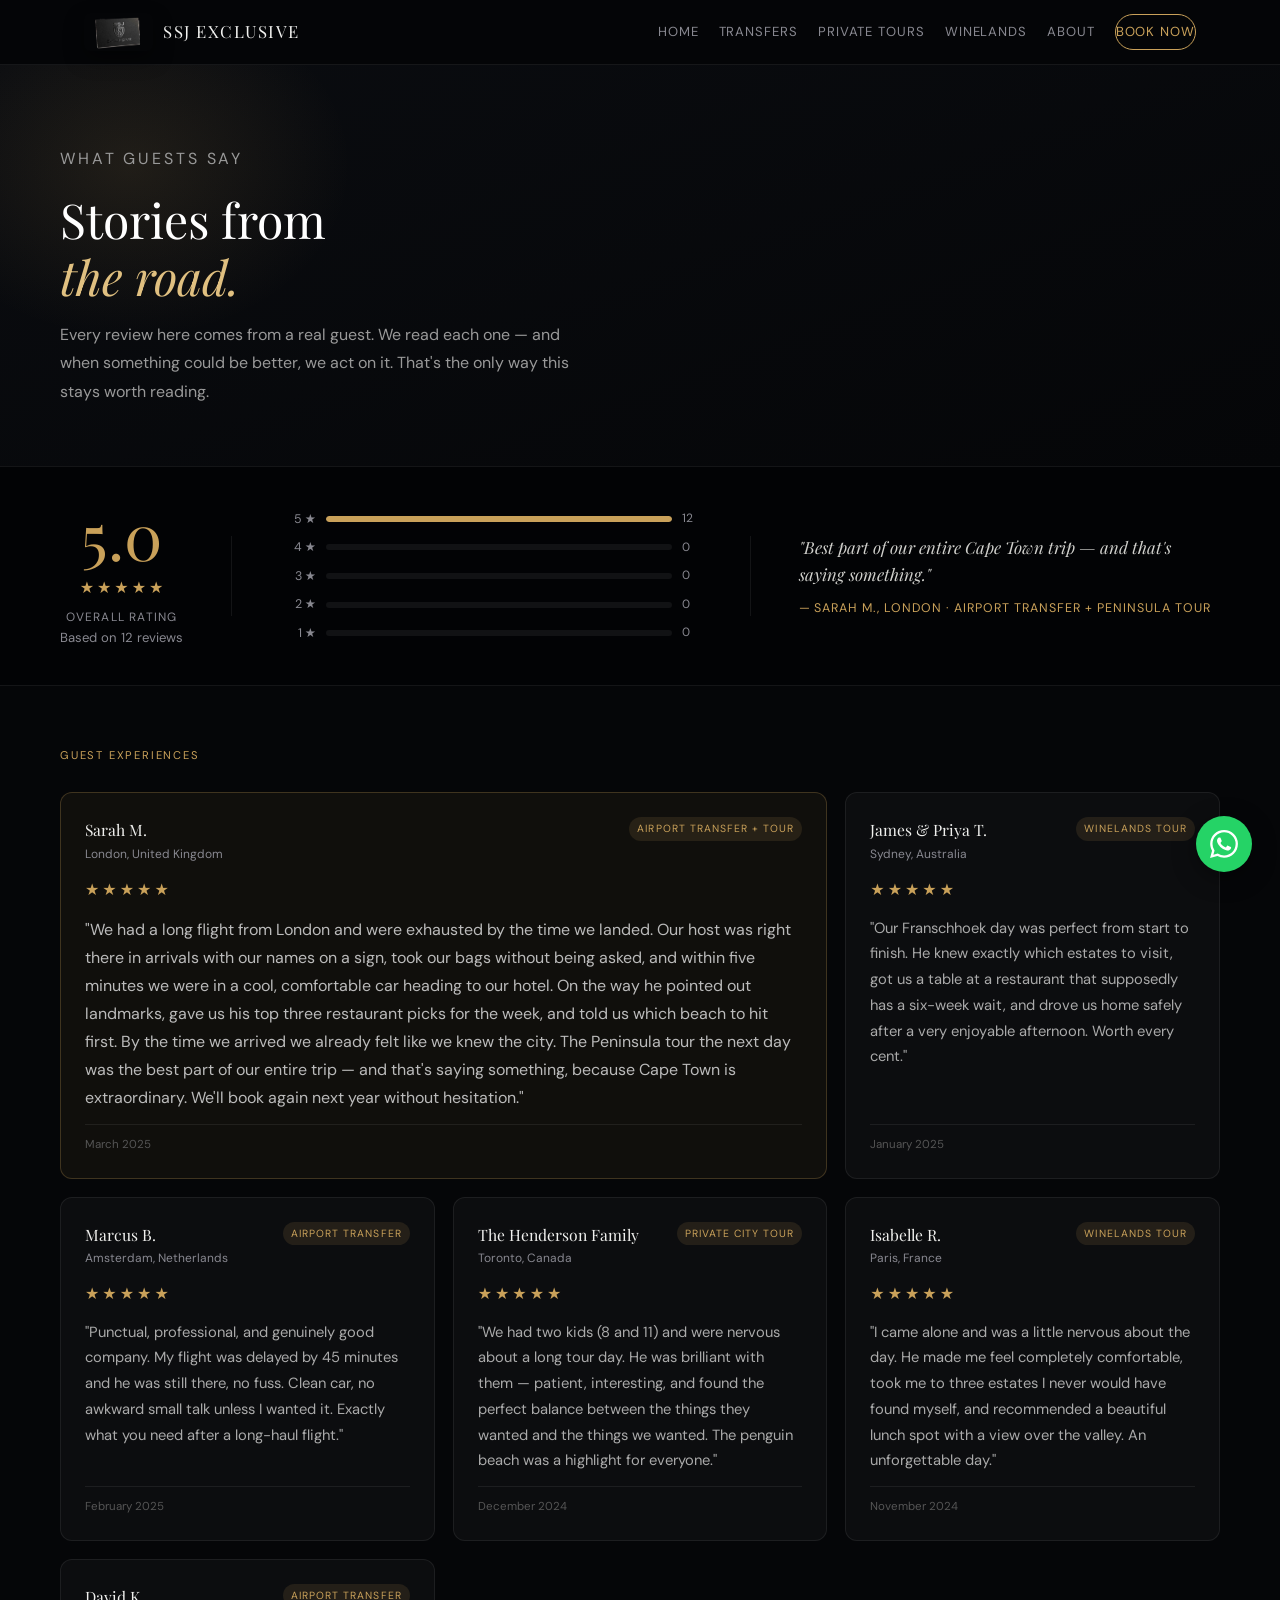
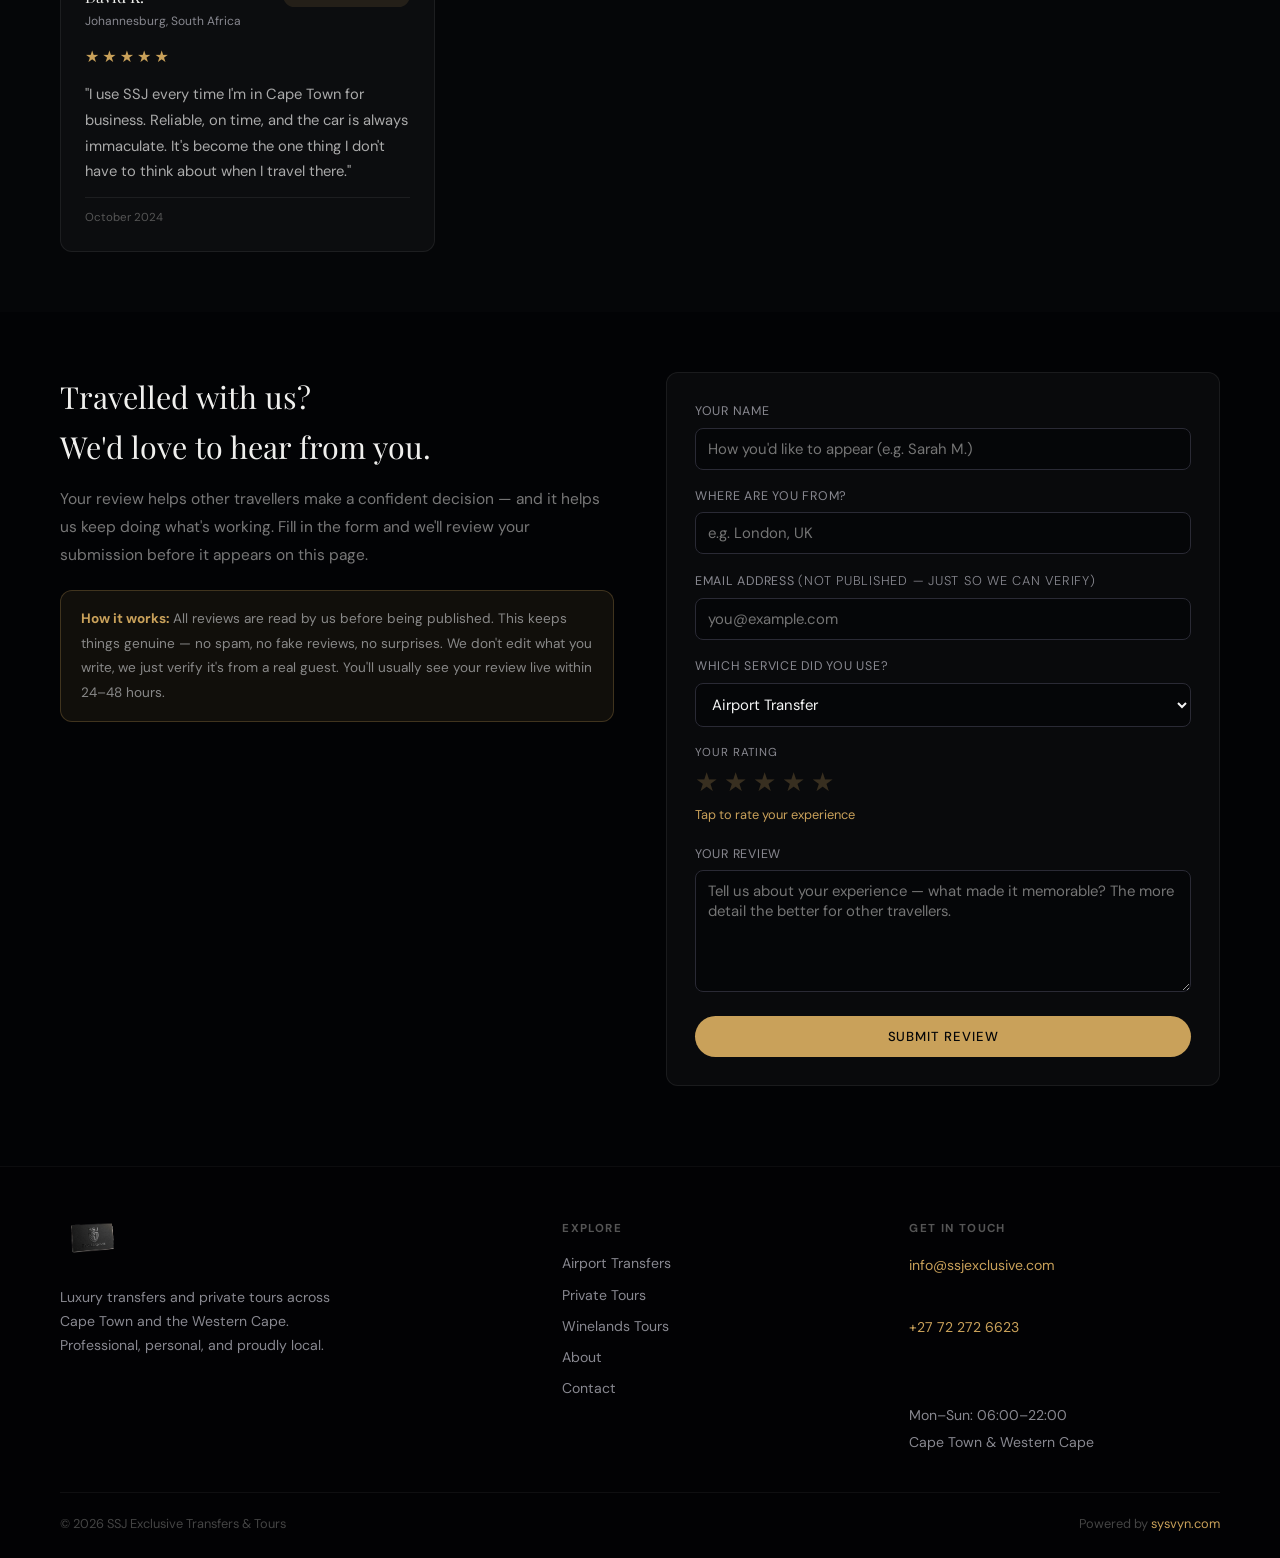
<file: reviews.html>
<!DOCTYPE html>
<html lang="en">
<head>
  <meta charset="UTF-8" />
  <title>Guest Reviews | SSJ Exclusive Transfers & Tours</title>
  <meta name="viewport" content="width=device-width, initial-scale=1" />
  <meta name="description" content="Read what guests say about SSJ Exclusive — luxury airport transfers and private tours in Cape Town. Leave your own review after your experience." />
  <meta name="author" content="SSJ Exclusive Transfers & Tours" />
  <meta property="og:title" content="Guest Reviews | SSJ Exclusive" />
  <meta property="og:image" content="https://ssjexclusive.com/img/hero-home.jpg" />
  <meta name="theme-color" content="#050608" />
  <link rel="icon" type="image/png" href="img/favicon.png" />
  <link href="https://fonts.googleapis.com/css2?family=Playfair+Display:ital,wght@0,400;0,500;1,400&family=DM+Sans:wght@300;400;500&display=swap" rel="stylesheet" />
  <link rel="stylesheet" href="css/style.css" />
  <style>
    :root {
      --gold: #c9a15a;
      --gold-light: #e0c080;
      --dark-bg: #050608;
      --darker-bg: #020305;
      --light-bg: #f7f6f3;
      --text-main: #f2f2f0;
      --text-muted: #888890;
      --text-dark: #181818;
      --border-subtle: rgba(255,255,255,0.07);
      --radius: 12px;
    }
    * { box-sizing: border-box; margin: 0; padding: 0; }
    body { font-family: 'DM Sans', system-ui, sans-serif; background: var(--dark-bg); color: var(--text-main); line-height: 1.65; }

    /* ── HEADER ── */
    .site-header { position: sticky; top: 0; z-index: 100; background: rgba(5,6,8,0.96); backdrop-filter: blur(16px); border-bottom: 1px solid var(--border-subtle); }
    .header-inner { max-width: 1160px; margin: 0 auto; padding: 0 24px; display: flex; align-items: center; justify-content: space-between; height: 64px; }
    .brand { display: flex; align-items: center; gap: 10px; text-decoration: none; }
    .brand-logo { height: 38px; width: auto; border-radius: 6px; }
    .brand-text { font-family: 'Playfair Display', serif; font-size: 1.05rem; letter-spacing: 0.09em; text-transform: uppercase; color: var(--text-main); }
    .main-nav { display: flex; align-items: center; gap: 20px; }
    .main-nav a { color: var(--text-muted); text-decoration: none; font-size: 0.82rem; letter-spacing: 0.07em; text-transform: uppercase; transition: color 0.2s; }
    .main-nav a:hover { color: #fff; }
    .nav-cta { padding: 7px 20px; border-radius: 999px; border: 1px solid var(--gold); color: var(--gold) !important; transition: all 0.2s !important; white-space: nowrap; flex-shrink: 0; }
    .nav-cta:hover { background: var(--gold) !important; color: #050608 !important; }

    /* ── PAGE HERO ── */
    .page-hero {
      padding: 80px 24px 60px;
      background: linear-gradient(160deg, #0a0c10 0%, var(--dark-bg) 100%);
      position: relative; overflow: hidden;
    }
    .page-hero-glow { position: absolute; top: -80px; left: -100px; width: 460px; height: 360px; background: radial-gradient(ellipse, rgba(201,161,90,0.12) 0%, transparent 68%); pointer-events: none; }
    .page-hero .inner { max-width: 1160px; margin: 0 auto; position: relative; }
    .page-hero-eyebrow { font-size: 0.75rem; letter-spacing: 0.18em; text-transform: uppercase; color: var(--gold); margin-bottom: 18px; }
    .page-hero h1 { font-family: 'Playfair Display', serif; font-size: clamp(2rem, 4vw, 3rem); font-weight: 400; line-height: 1.18; color: #fff; max-width: 600px; margin-bottom: 16px; }
    .page-hero h1 em { font-style: italic; color: var(--gold-light); }
    .page-hero p { font-size: 1rem; line-height: 1.78; color: #999; max-width: 520px; }

    /* ── STAR RATING DISPLAY ── */
    .stars { display: inline-flex; gap: 3px; }
    .star { font-size: 1rem; color: var(--gold); }
    .star.empty { color: rgba(201,161,90,0.25); }

    /* ── SUMMARY STRIP ── */
    .summary-strip {
      background: var(--darker-bg);
      border-top: 1px solid var(--border-subtle);
      border-bottom: 1px solid var(--border-subtle);
      padding: 36px 24px;
    }
    .summary-strip .inner { max-width: 1160px; margin: 0 auto; display: flex; align-items: center; gap: 48px; flex-wrap: wrap; }
    .summary-score { text-align: center; flex-shrink: 0; }
    .score-number { font-family: 'Playfair Display', serif; font-size: 4rem; font-weight: 400; color: var(--gold); line-height: 1; }
    .score-label { font-size: 0.75rem; letter-spacing: 0.1em; text-transform: uppercase; color: var(--text-muted); margin-top: 6px; }
    .score-stars { margin: 8px 0 4px; }
    .score-count { font-size: 0.82rem; color: var(--text-muted); }
    .summary-divider { width: 1px; height: 80px; background: var(--border-subtle); flex-shrink: 0; }
    .summary-bars { flex: 1; display: flex; flex-direction: column; gap: 8px; min-width: 200px; }
    .bar-row { display: flex; align-items: center; gap: 10px; }
    .bar-label { font-size: 0.78rem; color: var(--text-muted); width: 36px; flex-shrink: 0; text-align: right; }
    .bar-track { flex: 1; height: 6px; background: rgba(255,255,255,0.06); border-radius: 3px; overflow: hidden; }
    .bar-fill { height: 100%; background: var(--gold); border-radius: 3px; transition: width 0.8s ease; }
    .bar-count { font-size: 0.75rem; color: var(--text-muted); width: 20px; }
    .summary-quote { flex: 1; min-width: 220px; }
    .summary-quote blockquote { font-family: 'Playfair Display', serif; font-size: 1.05rem; font-style: italic; color: #d0d0cc; line-height: 1.6; }
    .summary-quote cite { display: block; margin-top: 10px; font-size: 0.78rem; letter-spacing: 0.08em; text-transform: uppercase; color: var(--gold); font-style: normal; }

    /* ── REVIEWS GRID ── */
    .reviews-section { padding: 60px 24px; }
    .reviews-section .inner { max-width: 1160px; margin: 0 auto; }
    .section-label { font-size: 0.7rem; letter-spacing: 0.16em; text-transform: uppercase; color: var(--gold); margin-bottom: 28px; }
    .reviews-grid { display: grid; grid-template-columns: repeat(3, 1fr); gap: 18px; }
    .review-card {
      background: rgba(255,255,255,0.03);
      border: 0.5px solid var(--border-subtle);
      border-radius: var(--radius);
      padding: 24px;
      transition: border-color 0.2s;
      display: flex; flex-direction: column; gap: 12px;
    }
    .review-card:hover { border-color: rgba(201,161,90,0.3); }
    .review-card.featured {
      background: rgba(201,161,90,0.06);
      border-color: rgba(201,161,90,0.25);
      grid-column: span 2;
    }
    .review-header { display: flex; align-items: flex-start; justify-content: space-between; gap: 10px; }
    .reviewer-info { }
    .reviewer-name { font-family: 'Playfair Display', serif; font-size: 0.98rem; font-weight: 400; color: #f0f0ee; }
    .reviewer-meta { font-size: 0.75rem; color: var(--text-muted); margin-top: 2px; }
    .review-service-tag {
      font-size: 0.65rem; letter-spacing: 0.1em; text-transform: uppercase;
      background: rgba(201,161,90,0.12); color: var(--gold);
      padding: 3px 8px; border-radius: 100px; white-space: nowrap; flex-shrink: 0;
    }
    .review-text { font-size: 0.92rem; line-height: 1.75; color: #aaa; flex: 1; }
    .review-card.featured .review-text { font-size: 1rem; color: #bbb; }
    .review-footer { display: flex; align-items: center; justify-content: space-between; padding-top: 10px; border-top: 1px solid var(--border-subtle); }
    .review-date { font-size: 0.72rem; color: #555; }

    /* ── LEAVE A REVIEW ── */
    .leave-review-section { padding: 60px 24px 80px; background: var(--darker-bg); }
    .leave-review-section .inner { max-width: 1160px; margin: 0 auto; display: grid; grid-template-columns: 1fr 1fr; gap: 52px; align-items: start; }
    .leave-review-section h2 { font-family: 'Playfair Display', serif; font-size: 1.9rem; font-weight: 400; color: #f0f0ee; margin-bottom: 14px; }
    .leave-review-section p { font-size: 0.97rem; color: #777; line-height: 1.8; }
    .notice-box { background: rgba(201,161,90,0.08); border: 0.5px solid rgba(201,161,90,0.25); border-radius: var(--radius); padding: 16px 20px; margin-top: 20px; }
    .notice-box p { font-size: 0.85rem; color: #888; margin: 0; }
    .notice-box strong { color: var(--gold); }

    /* ── STAR PICKER ── */
    .star-picker { display: flex; gap: 6px; margin-bottom: 6px; }
    .star-btn {
      background: none; border: none; cursor: pointer;
      font-size: 1.6rem; color: rgba(201,161,90,0.25);
      transition: color 0.15s, transform 0.1s;
      padding: 0; line-height: 1;
    }
    .star-btn:hover, .star-btn.active { color: var(--gold); transform: scale(1.15); }
    .star-label { font-size: 0.72rem; letter-spacing: 0.08em; text-transform: uppercase; color: var(--text-muted); display: block; margin-bottom: 8px; }
    .rating-text { font-size: 0.8rem; color: var(--gold); min-height: 18px; margin-top: 4px; }

    /* ── REVIEW FORM ── */
    .review-form { background: rgba(255,255,255,0.03); border: 0.5px solid var(--border-subtle); border-radius: var(--radius); padding: 28px; }
    .form-row { margin-bottom: 16px; }
    .form-row label { display: block; font-size: 0.78rem; letter-spacing: 0.06em; text-transform: uppercase; color: var(--text-muted); margin-bottom: 6px; }
    .form-row input, .form-row select, .form-row textarea { width: 100%; padding: 10px 12px; border-radius: 8px; border: 1px solid #2a2a35; background: #050608; color: #f5f5f5; font-family: 'DM Sans', sans-serif; font-size: 0.93rem; }
    .form-row input:focus, .form-row select:focus, .form-row textarea:focus { outline: none; border-color: var(--gold); }
    .btn-submit-review {
      width: 100%; padding: 12px 26px; border-radius: 999px;
      background: var(--gold); color: #050608;
      font-family: 'DM Sans', sans-serif; font-size: 0.82rem; font-weight: 500;
      letter-spacing: 0.07em; text-transform: uppercase;
      border: none; cursor: pointer; transition: background 0.2s, transform 0.15s;
    }
    .btn-submit-review:hover { background: var(--gold-light); transform: translateY(-1px); }
    .btn-submit-review:disabled { opacity: 0.7; cursor: not-allowed; transform: none; }
    .review-success { display: none; margin-top: 14px; text-align: center; color: var(--gold); font-size: 0.92rem; }

    /* ── WHATSAPP FLOAT ── */
    .wa-float { position: fixed; bottom: 28px; right: 28px; z-index: 999; width: 56px; height: 56px; border-radius: 50%; background: #25D366; display: flex; align-items: center; justify-content: center; box-shadow: 0 6px 24px rgba(0,0,0,0.4); text-decoration: none; transition: transform 0.2s, box-shadow 0.2s; }
    .wa-float:hover { transform: scale(1.08); box-shadow: 0 10px 32px rgba(37,211,102,0.35); }
    .wa-float svg { width: 28px; height: 28px; fill: #fff; }
    .wa-float-tooltip { position: absolute; right: 66px; top: 50%; transform: translateY(-50%); background: #111; color: #f0f0f0; font-size: 0.78rem; white-space: nowrap; padding: 7px 12px; border-radius: 8px; opacity: 0; pointer-events: none; transition: opacity 0.2s; }
    .wa-float:hover .wa-float-tooltip { opacity: 1; }

    /* ── FOOTER ── */
    .site-footer { background: #020204; padding: 52px 24px 24px; border-top: 1px solid rgba(255,255,255,0.04); }
    .footer-top { max-width: 1160px; margin: 0 auto; display: grid; grid-template-columns: 1.5fr 1fr 1fr; gap: 36px; padding-bottom: 36px; border-bottom: 1px solid rgba(255,255,255,0.05); }
    .footer-brand p { font-size: 0.88rem; color: var(--text-muted); max-width: 280px; margin-top: 12px; line-height: 1.7; }
    .footer-logo { height: 36px; width: auto; border-radius: 6px; }
    .footer-col h4 { font-size: 0.72rem; letter-spacing: 0.12em; text-transform: uppercase; color: #555; margin-bottom: 14px; }
    .footer-col a { display: block; font-size: 0.88rem; color: var(--text-muted); text-decoration: none; margin-bottom: 8px; transition: color 0.2s; }
    .footer-col a:hover { color: #fff; }
    .footer-contact { font-size: 0.88rem; color: var(--text-muted); line-height: 1.9; }
    .footer-contact a { color: var(--gold); text-decoration: none; }
    .footer-contact a:hover { text-decoration: underline; }
    .footer-bottom { max-width: 1160px; margin: 0 auto; padding-top: 20px; display: flex; justify-content: space-between; align-items: center; font-size: 0.8rem; color: #444; }
    .footer-bottom a { color: var(--gold); text-decoration: none; }

    @media (max-width: 900px) {
      .reviews-grid { grid-template-columns: 1fr; }
      .review-card.featured { grid-column: span 1; }
      .leave-review-section .inner { grid-template-columns: 1fr; gap: 32px; }
      .summary-strip .inner { gap: 28px; }
      .summary-divider { display: none; }
      .footer-top { grid-template-columns: 1fr; }
    }
    @media (max-width: 600px) {
      .main-nav { display: none; }
    }
  </style>
</head>
<body>

<!-- FLOATING WHATSAPP -->
<a class="wa-float" href="https://wa.me/27722726623?text=Hi%2C%20I%27d%20like%20to%20book%20with%20SSJ%20Exclusive" target="_blank" rel="noopener" aria-label="Chat on WhatsApp">
  <svg viewBox="0 0 24 24"><path d="M17.472 14.382c-.297-.149-1.758-.867-2.03-.967-.273-.099-.471-.148-.67.15-.197.297-.767.966-.94 1.164-.173.199-.347.223-.644.075-.297-.15-1.255-.463-2.39-1.475-.883-.788-1.48-1.761-1.653-2.059-.173-.297-.018-.458.13-.606.134-.133.298-.347.446-.52.149-.174.198-.298.298-.497.099-.198.05-.371-.025-.52-.075-.149-.669-1.612-.916-2.207-.242-.579-.487-.5-.669-.51-.173-.008-.371-.01-.57-.01-.198 0-.52.074-.792.372-.272.297-1.04 1.016-1.04 2.479 0 1.462 1.065 2.875 1.213 3.074.149.198 2.096 3.2 5.077 4.487.709.306 1.262.489 1.694.625.712.227 1.36.195 1.871.118.571-.085 1.758-.719 2.006-1.413.248-.694.248-1.289.173-1.413-.074-.124-.272-.198-.57-.347m-5.421 7.403h-.004a9.87 9.87 0 01-5.031-1.378l-.361-.214-3.741.982.998-3.648-.235-.374a9.86 9.86 0 01-1.51-5.26c.001-5.45 4.436-9.884 9.888-9.884 2.64 0 5.122 1.03 6.988 2.898a9.825 9.825 0 012.893 6.994c-.003 5.45-4.437 9.884-9.885 9.884m8.413-18.297A11.815 11.815 0 0012.05 0C5.495 0 .16 5.335.157 11.892c0 2.096.547 4.142 1.588 5.945L.057 24l6.305-1.654a11.882 11.882 0 005.683 1.448h.005c6.554 0 11.89-5.335 11.893-11.893a11.821 11.821 0 00-3.48-8.413z"/></svg>
  <span class="wa-float-tooltip">Chat on WhatsApp</span>
</a>

<!-- HEADER -->
<header class="site-header">
  <div class="header-inner">
    <a href="index.html" class="brand">
      <img src="img/logo.png" class="brand-logo" alt="SSJ Exclusive" />
      <span class="brand-text">SSJ Exclusive</span>
    </a>
    <nav class="main-nav">
      <a href="index.html">Home</a>
      <a href="airport-transfers.html">Transfers</a>
      <a href="private-tours.html">Private Tours</a>
      <a href="wine-tours.html">Winelands</a>
      <a href="about.html">About</a>
      <a href="contact.html" class="nav-cta">Book Now</a>
    </nav>
  </div>
</header>

<!-- PAGE HERO -->
<div class="page-hero">
  <div class="page-hero-glow"></div>
  <div class="inner">
    <p class="page-hero-eyebrow">What guests say</p>
    <h1>Stories from<br><em>the road.</em></h1>
    <p>Every review here comes from a real guest. We read each one — and when something could be better, we act on it. That's the only way this stays worth reading.</p>
  </div>
</div>

<!-- SCORE SUMMARY -->
<div class="summary-strip">
  <div class="inner">
    <div class="summary-score">
      <div class="score-number">5.0</div>
      <div class="score-stars">
        <span class="stars">
          <span class="star">★</span><span class="star">★</span><span class="star">★</span><span class="star">★</span><span class="star">★</span>
        </span>
      </div>
      <div class="score-label">Overall rating</div>
      <div class="score-count">Based on 12 reviews</div>
    </div>

    <div class="summary-divider"></div>

    <div class="summary-bars">
      <div class="bar-row">
        <span class="bar-label">5 ★</span>
        <div class="bar-track"><div class="bar-fill" style="width:100%;"></div></div>
        <span class="bar-count">12</span>
      </div>
      <div class="bar-row">
        <span class="bar-label">4 ★</span>
        <div class="bar-track"><div class="bar-fill" style="width:0%;"></div></div>
        <span class="bar-count">0</span>
      </div>
      <div class="bar-row">
        <span class="bar-label">3 ★</span>
        <div class="bar-track"><div class="bar-fill" style="width:0%;"></div></div>
        <span class="bar-count">0</span>
      </div>
      <div class="bar-row">
        <span class="bar-label">2 ★</span>
        <div class="bar-track"><div class="bar-fill" style="width:0%;"></div></div>
        <span class="bar-count">0</span>
      </div>
      <div class="bar-row">
        <span class="bar-label">1 ★</span>
        <div class="bar-track"><div class="bar-fill" style="width:0%;"></div></div>
        <span class="bar-count">0</span>
      </div>
    </div>

    <div class="summary-divider"></div>

    <div class="summary-quote">
      <blockquote>"Best part of our entire Cape Town trip — and that's saying something."</blockquote>
      <cite>— Sarah M., London · Airport Transfer + Peninsula Tour</cite>
    </div>
  </div>
</div>

<!-- ══════════════════════════════════════════════════
     CURATED REVIEWS — ADD / REMOVE CARDS HERE
     Wayne: to add a new review, copy one review-card
     block and paste it into the grid. Update the name,
     country, service tag, review text, stars, and date.
     Reviews only appear here after you add them manually.
     ══════════════════════════════════════════════════ -->
<section class="reviews-section">
  <div class="inner">
    <p class="section-label">Guest experiences</p>
    <div class="reviews-grid">

      <!-- FEATURED REVIEW — spans 2 columns on desktop -->
      <div class="review-card featured">
        <div class="review-header">
          <div class="reviewer-info">
            <div class="reviewer-name">Sarah M.</div>
            <div class="reviewer-meta">London, United Kingdom</div>
          </div>
          <span class="review-service-tag">Airport Transfer + Tour</span>
        </div>
        <div class="stars">
          <span class="star">★</span><span class="star">★</span><span class="star">★</span><span class="star">★</span><span class="star">★</span>
        </div>
        <p class="review-text">"We had a long flight from London and were exhausted by the time we landed. Our host was right there in arrivals with our names on a sign, took our bags without being asked, and within five minutes we were in a cool, comfortable car heading to our hotel. On the way he pointed out landmarks, gave us his top three restaurant picks for the week, and told us which beach to hit first. By the time we arrived we already felt like we knew the city. The Peninsula tour the next day was the best part of our entire trip — and that's saying something, because Cape Town is extraordinary. We'll book again next year without hesitation."</p>
        <div class="review-footer">
          <span class="review-date">March 2025</span>
        </div>
      </div>

      <div class="review-card">
        <div class="review-header">
          <div class="reviewer-info">
            <div class="reviewer-name">James & Priya T.</div>
            <div class="reviewer-meta">Sydney, Australia</div>
          </div>
          <span class="review-service-tag">Winelands Tour</span>
        </div>
        <div class="stars">
          <span class="star">★</span><span class="star">★</span><span class="star">★</span><span class="star">★</span><span class="star">★</span>
        </div>
        <p class="review-text">"Our Franschhoek day was perfect from start to finish. He knew exactly which estates to visit, got us a table at a restaurant that supposedly has a six-week wait, and drove us home safely after a very enjoyable afternoon. Worth every cent."</p>
        <div class="review-footer">
          <span class="review-date">January 2025</span>
        </div>
      </div>

      <div class="review-card">
        <div class="review-header">
          <div class="reviewer-info">
            <div class="reviewer-name">Marcus B.</div>
            <div class="reviewer-meta">Amsterdam, Netherlands</div>
          </div>
          <span class="review-service-tag">Airport Transfer</span>
        </div>
        <div class="stars">
          <span class="star">★</span><span class="star">★</span><span class="star">★</span><span class="star">★</span><span class="star">★</span>
        </div>
        <p class="review-text">"Punctual, professional, and genuinely good company. My flight was delayed by 45 minutes and he was still there, no fuss. Clean car, no awkward small talk unless I wanted it. Exactly what you need after a long-haul flight."</p>
        <div class="review-footer">
          <span class="review-date">February 2025</span>
        </div>
      </div>

      <div class="review-card">
        <div class="review-header">
          <div class="reviewer-info">
            <div class="reviewer-name">The Henderson Family</div>
            <div class="reviewer-meta">Toronto, Canada</div>
          </div>
          <span class="review-service-tag">Private City Tour</span>
        </div>
        <div class="stars">
          <span class="star">★</span><span class="star">★</span><span class="star">★</span><span class="star">★</span><span class="star">★</span>
        </div>
        <p class="review-text">"We had two kids (8 and 11) and were nervous about a long tour day. He was brilliant with them — patient, interesting, and found the perfect balance between the things they wanted and the things we wanted. The penguin beach was a highlight for everyone."</p>
        <div class="review-footer">
          <span class="review-date">December 2024</span>
        </div>
      </div>

      <div class="review-card">
        <div class="review-header">
          <div class="reviewer-info">
            <div class="reviewer-name">Isabelle R.</div>
            <div class="reviewer-meta">Paris, France</div>
          </div>
          <span class="review-service-tag">Winelands Tour</span>
        </div>
        <div class="stars">
          <span class="star">★</span><span class="star">★</span><span class="star">★</span><span class="star">★</span><span class="star">★</span>
        </div>
        <p class="review-text">"I came alone and was a little nervous about the day. He made me feel completely comfortable, took me to three estates I never would have found myself, and recommended a beautiful lunch spot with a view over the valley. An unforgettable day."</p>
        <div class="review-footer">
          <span class="review-date">November 2024</span>
        </div>
      </div>

      <div class="review-card">
        <div class="review-header">
          <div class="reviewer-info">
            <div class="reviewer-name">David K.</div>
            <div class="reviewer-meta">Johannesburg, South Africa</div>
          </div>
          <span class="review-service-tag">Airport Transfer</span>
        </div>
        <div class="stars">
          <span class="star">★</span><span class="star">★</span><span class="star">★</span><span class="star">★</span><span class="star">★</span>
        </div>
        <p class="review-text">"I use SSJ every time I'm in Cape Town for business. Reliable, on time, and the car is always immaculate. It's become the one thing I don't have to think about when I travel there."</p>
        <div class="review-footer">
          <span class="review-date">October 2024</span>
        </div>
      </div>

    </div>
  </div>
</section>

<!-- LEAVE A REVIEW -->
<section class="leave-review-section">
  <div class="inner">
    <div>
      <h2>Travelled with us?<br>We'd love to hear from you.</h2>
      <p>Your review helps other travellers make a confident decision — and it helps us keep doing what's working. Fill in the form and we'll review your submission before it appears on this page.</p>
      <div class="notice-box">
        <p><strong>How it works:</strong> All reviews are read by us before being published. This keeps things genuine — no spam, no fake reviews, no surprises. We don't edit what you write, we just verify it's from a real guest. You'll usually see your review live within 24–48 hours.</p>
      </div>
    </div>

    <div>
      
      <form id="reviewForm" class="review-form">
        <div class="form-row">
          <label>Your name</label>
          <input type="text" id="rv-name" placeholder="How you'd like to appear (e.g. Sarah M.)" required />
        </div>
        <div class="form-row">
          <label>Where are you from?</label>
          <input type="text" id="rv-location" placeholder="e.g. London, UK" />
        </div>
        <div class="form-row">
          <label>Email address <span style="font-weight:300;font-size:0.8rem;">(not published — just so we can verify)</span></label>
          <input type="email" id="rv-email" placeholder="you@example.com" required />
        </div>
        <div class="form-row">
          <label>Which service did you use?</label>
          <select id="rv-service">
            <option>Airport Transfer</option>
            <option>Private Cape Town Tour</option>
            <option>Winelands Day Trip</option>
            <option>Multiple services</option>
          </select>
        </div>
        <div class="form-row">
          <span class="star-label">Your rating</span>
          <div class="star-picker" role="group" aria-label="Star rating">
            <button type="button" class="star-btn" data-value="1" aria-label="1 star">★</button>
            <button type="button" class="star-btn" data-value="2" aria-label="2 stars">★</button>
            <button type="button" class="star-btn" data-value="3" aria-label="3 stars">★</button>
            <button type="button" class="star-btn" data-value="4" aria-label="4 stars">★</button>
            <button type="button" class="star-btn" data-value="5" aria-label="5 stars">★</button>
          </div>
          <span class="rating-text" id="ratingText">Tap to rate your experience</span>
        </div>
        <div class="form-row">
          <label>Your review</label>
          <textarea id="rv-text" rows="5" placeholder="Tell us about your experience — what made it memorable? The more detail the better for other travellers." required></textarea>
        </div>
        <button type="button" id="reviewSubmitBtn" class="btn-submit-review" onclick="handleReviewSubmit()">Submit Review</button>
        <p class="review-success" id="reviewSuccess">&#10003; Thank you! Your review has been received and will appear on this page once we've verified it (usually within 24–48 hours).</p>
      </form>
    </div>
  </div>
</section>

<!-- FOOTER -->
<footer class="site-footer">
  <div class="footer-top">
    <div class="footer-brand">
      <img src="img/logo.png" class="footer-logo" alt="SSJ Exclusive" />
      <p>Luxury transfers and private tours across Cape Town and the Western Cape. Professional, personal, and proudly local.</p>
    </div>
    <div class="footer-col">
      <h4>Explore</h4>
      <a href="airport-transfers.html">Airport Transfers</a>
      <a href="private-tours.html">Private Tours</a>
      <a href="wine-tours.html">Winelands Tours</a>
      <a href="about.html">About</a>
      <a href="contact.html">Contact</a>
    </div>
    <div class="footer-col">
      <h4>Get in touch</h4>
      <div class="footer-contact">
        <a href="mailto:info@ssjexclusive.com">info@ssjexclusive.com</a><br>
        <a href="https://wa.me/27722726623" target="_blank">+27 72 272 6623</a><br><br>
        Mon–Sun: 06:00–22:00<br>
        Cape Town &amp; Western Cape
      </div>
    </div>
  </div>
  <div class="footer-bottom">
    <span>&copy; <span id="year"></span> SSJ Exclusive Transfers &amp; Tours</span>
    <span>Powered by <a href="https://sysvyn.com" target="_blank">sysvyn.com</a></span>
  </div>
</footer>

<script>
  document.getElementById('year').textContent = new Date().getFullYear();

  /* ── STAR PICKER ── */
  var selectedRating = 0;
  var ratingLabels = ['','That was rough','Could be better','Decent experience','Really enjoyed it','Absolutely brilliant!'];
  var starBtns = document.querySelectorAll('.star-btn');
  var ratingText = document.getElementById('ratingText');
  var hiddenRating = document.getElementById('hiddenRating');

  starBtns.forEach(function(btn) {
    btn.addEventListener('mouseenter', function() {
      var val = parseInt(btn.dataset.value);
      highlightStars(val);
    });
    btn.addEventListener('mouseleave', function() {
      highlightStars(selectedRating);
    });
    btn.addEventListener('click', function() {
      selectedRating = parseInt(btn.dataset.value);
      highlightStars(selectedRating);
      ratingText.textContent = ratingLabels[selectedRating];
    });
  });

  function highlightStars(count) {
    starBtns.forEach(function(b) {
      b.classList.toggle('active', parseInt(b.dataset.value) <= count);
    });
  }

  /* ── REVIEW FORM SUBMIT ── */
  function handleReviewSubmit() {
    var name    = document.getElementById('rv-name').value.trim();
    var location= document.getElementById('rv-location').value.trim();
    var email   = document.getElementById('rv-email').value.trim();
    var service = document.getElementById('rv-service').value;
    var text    = document.getElementById('rv-text').value.trim();
    var btn     = document.getElementById('reviewSubmitBtn');
    var success = document.getElementById('reviewSuccess');
    var ratingText = document.getElementById('ratingText');

    if (!name || !email) { alert('Please fill in your name and email address.'); return; }
    if (!selectedRating) {
      ratingText.textContent = 'Please select a star rating before submitting.';
      ratingText.style.color = '#e07070';
      return;
    }
    if (!text) { alert('Please write a review before submitting.'); return; }

    btn.disabled = true;
    btn.textContent = 'Submitting\u2026';

    fetch('https://formspree.io/f/xlgwlyjo', {
      method: 'POST',
      headers: { 'Accept': 'application/json', 'Content-Type': 'application/json' },
      body: JSON.stringify({
        _subject: 'New Guest Review — SSJ Exclusive',
        reviewer_name: name,
        location: location,
        email: email,
        service: service,
        star_rating: selectedRating + ' stars',
        review: text
      })
    })
    .then(function(r) { return r.json(); })
    .then(function(d) {
      if (d.ok) {
        ['rv-name','rv-location','rv-email','rv-text'].forEach(function(id){document.getElementById(id).value='';});
        document.getElementById('rv-service').selectedIndex = 0;
        selectedRating = 0;
        highlightStars(0);
        ratingText.textContent = 'Tap to rate your experience';
        ratingText.style.color = '';
        btn.textContent = '\u2713 Review Submitted!';
        btn.style.background = '#4a7c59';
        success.style.display = 'block';
        setTimeout(function() {
          btn.disabled = false;
          btn.textContent = 'Submit Review';
          btn.style.background = '';
          success.style.display = 'none';
        }, 10000);
      } else {
        btn.disabled = false;
        btn.textContent = 'Submit Review';
        alert('Something went wrong. Please email info@ssjexclusive.com');
      }
    })
    .catch(function() {
      btn.disabled = false;
      btn.textContent = 'Submit Review';
      alert('Something went wrong. Please email info@ssjexclusive.com');
    });
  }
</script>
</body>
</html>
</file>
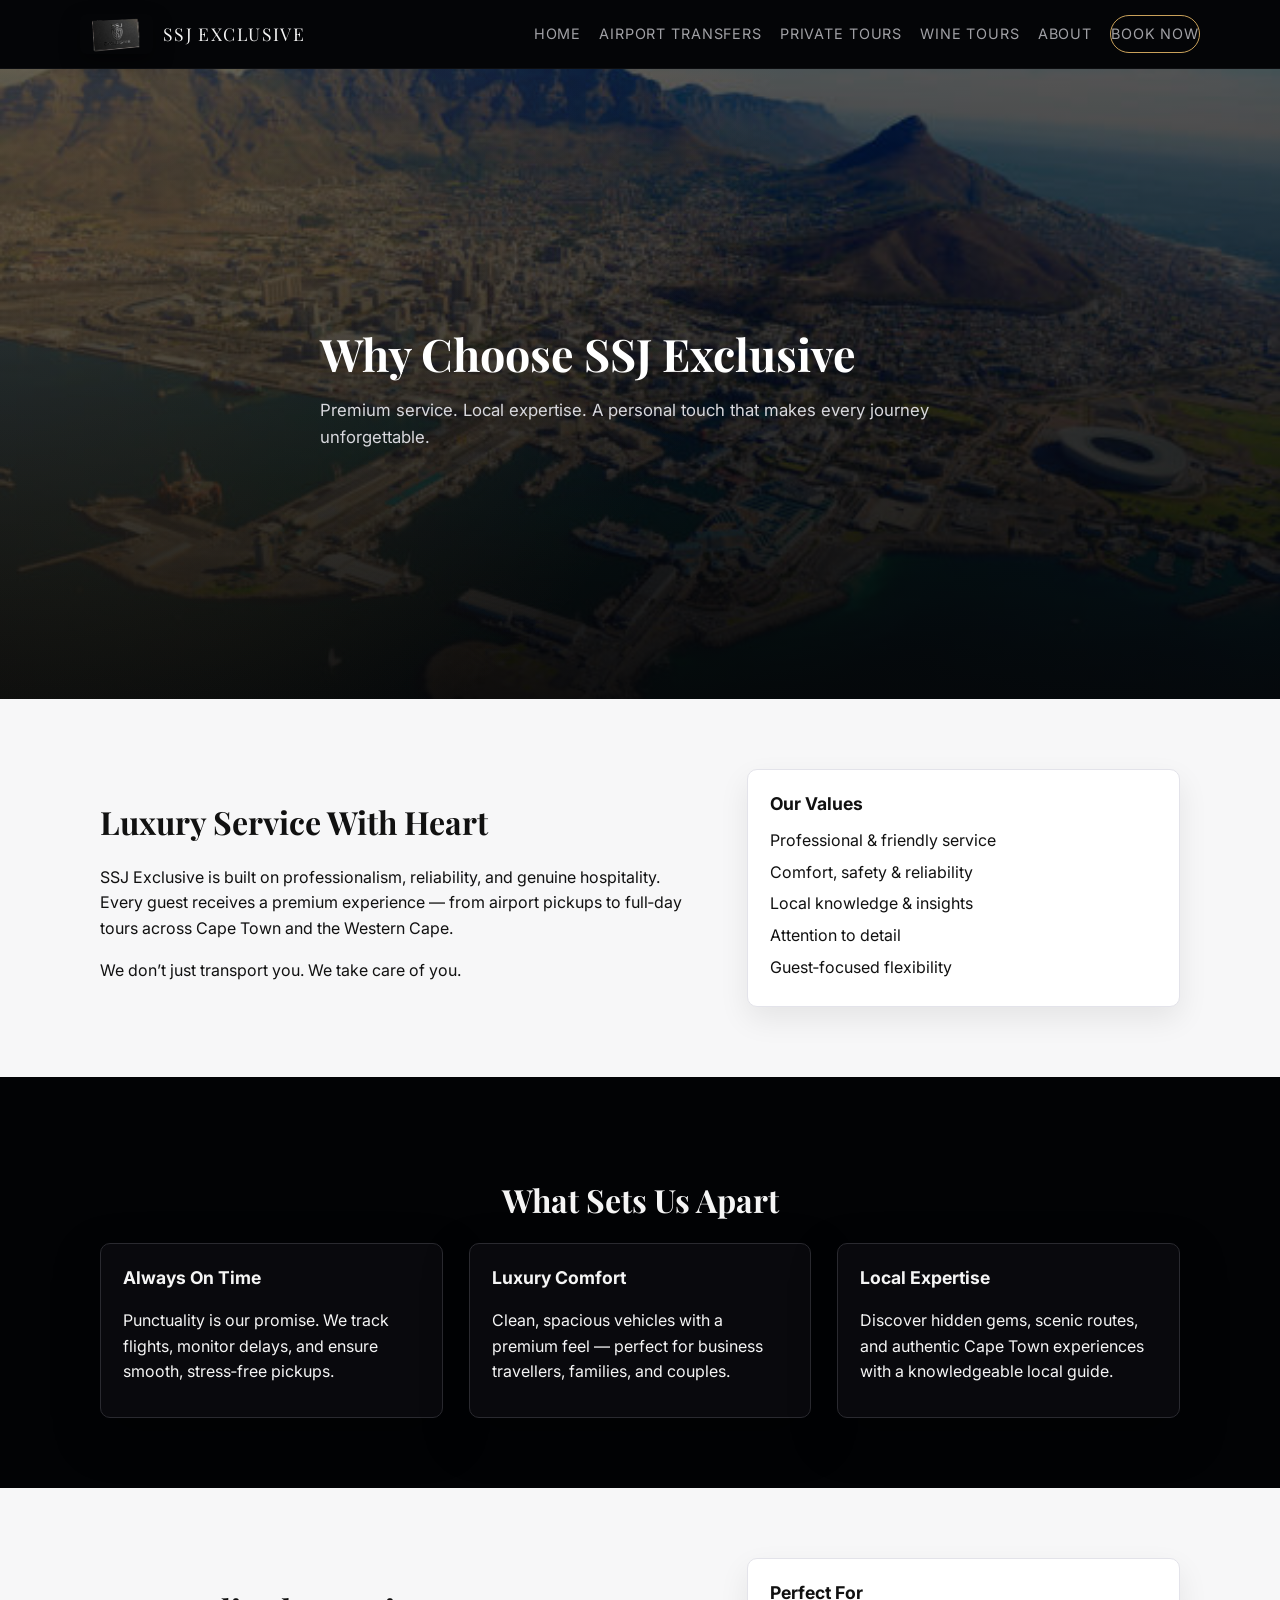
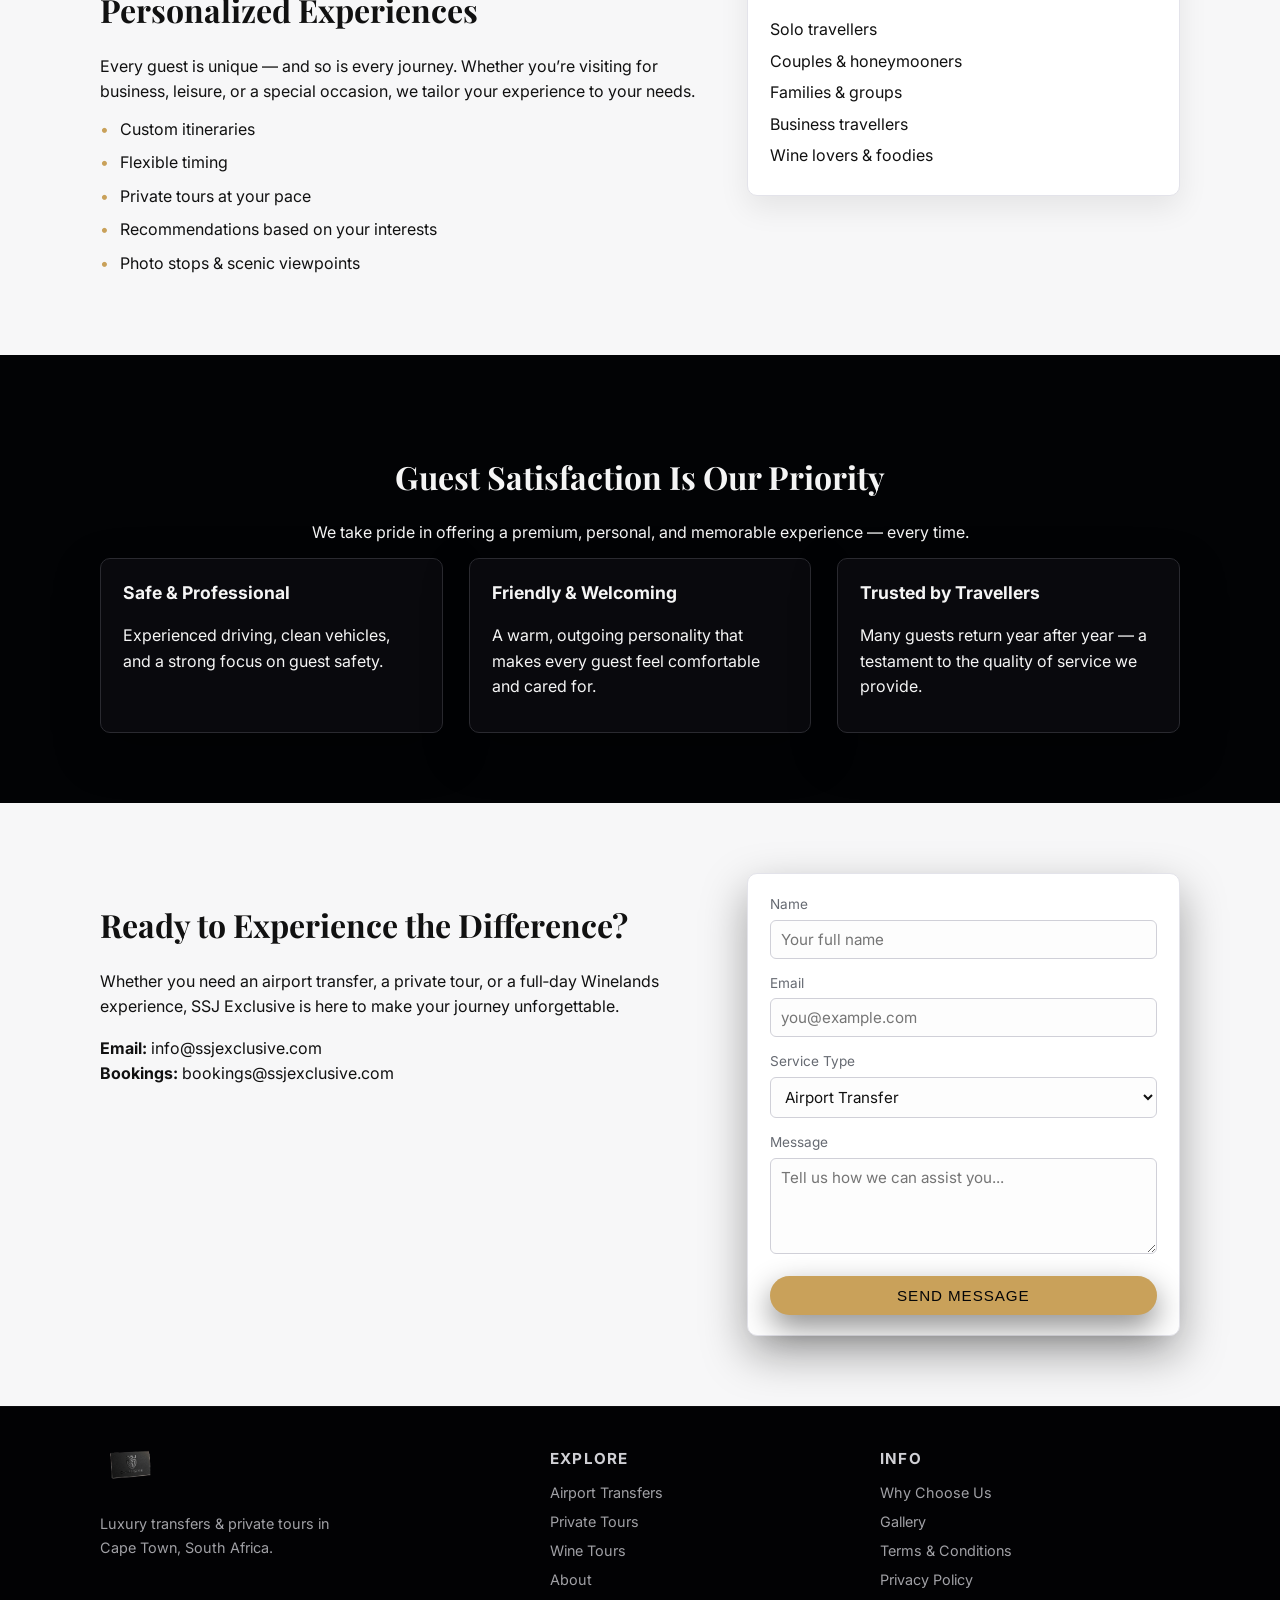
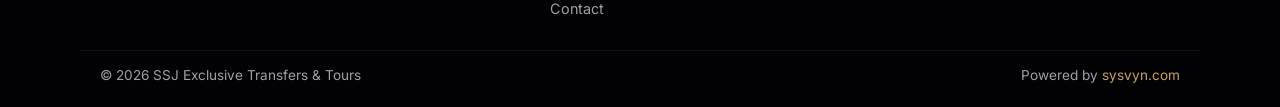
<file: why-choose-us.html>
<!DOCTYPE html>
<html lang="en">
<head>
  <meta charset="UTF-8" />
  <title>Why Choose Us | SSJ Exclusive Transfers & Tours</title>
  <meta name="viewport" content="width=device-width, initial-scale=1" />

  <!-- Essential SEO -->
<meta name="description" content="Luxury airport transfers and private tours in Cape Town with SSJ Exclusive. Professional, reliable, and personal service across the Western Cape." />
<meta name="keywords" content="Cape Town airport transfers, private tours Cape Town, wine tours Cape Town, SSJ Exclusive, Cape Town transport, Western Cape tours" />
<meta name="author" content="SSJ Exclusive Transfers & Tours" />

<!-- Open Graph (Facebook, WhatsApp, LinkedIn) -->
<meta property="og:title" content="SSJ Exclusive Transfers & Tours" />
<meta property="og:description" content="Luxury airport transfers and private tours in Cape Town, South Africa." />
<meta property="og:image" content="https://yourdomain.com/img/capetown-hero.jpg" />
<meta property="og:type" content="website" />
<meta property="og:url" content="https://yourdomain.com/" />

<!-- Twitter Card -->
<meta name="twitter:card" content="summary_large_image" />
<meta name="twitter:title" content="SSJ Exclusive Transfers & Tours" />
<meta name="twitter:description" content="Luxury airport transfers and private tours in Cape Town." />
<meta name="twitter:image" content="https://yourdomain.com/img/capetown-hero.jpg" />

<!-- Mobile & Browser -->
<meta name="theme-color" content="#050608" />

  <meta name="description" content="Why choose SSJ Exclusive for luxury airport transfers and private tours in Cape Town. Professional, reliable, and personal service." />

  <link rel="icon" type="image/png" href="img/favicon.png" />
  <link href="https://fonts.googleapis.com/css2?family=Playfair+Display:wght@500;700&family=Inter:wght@300;400;500;600&display=swap" rel="stylesheet" />
  <link rel="stylesheet" href="css/style.css" />
</head>

<body>

<header class="site-header">
  <div class="container header-inner">
    <a href="index.html" class="brand">
      <img src="img/logo.png" class="brand-logo" alt="SSJ Exclusive Logo" />
      <span class="brand-text">SSJ Exclusive</span>
    </a>

    <nav class="main-nav">
      <a href="index.html">Home</a>
      <a href="airport-transfers.html">Airport Transfers</a>
      <a href="private-tours.html">Private Tours</a>
      <a href="wine-tours.html">Wine Tours</a>
      <a href="about.html">About</a>
      <a href="contact.html" class="nav-cta">Book Now</a>
    </nav>
  </div>
</header>

<section class="hero" style="background-image:
  linear-gradient(to bottom, rgba(0,0,0,0.65), rgba(5,6,8,0.95)),
  url('img/capetown-hero.jpg');">
  <div class="hero-overlay"></div>
  <div class="container hero-content">
    <h1>Why Choose SSJ Exclusive</h1>
    <p>Premium service. Local expertise. A personal touch that makes every journey unforgettable.</p>
  </div>
</section>

<section class="section section-light">
  <div class="container two-column">
    <div>
      <h2>Luxury Service With Heart</h2>
      <p>SSJ Exclusive is built on professionalism, reliability, and genuine hospitality. Every guest receives a premium experience — from airport pickups to full‑day tours across Cape Town and the Western Cape.</p>
      <p>We don’t just transport you. We take care of you.</p>
    </div>

    <div class="card">
      <h3>Our Values</h3>
      <ul>
        <li>Professional & friendly service</li>
        <li>Comfort, safety & reliability</li>
        <li>Local knowledge & insights</li>
        <li>Attention to detail</li>
        <li>Guest‑focused flexibility</li>
      </ul>
    </div>
  </div>
</section>

<section class="section section-dark">
  <div class="container">
    <h2 class="center">What Sets Us Apart</h2>

    <div class="grid-3">
      <div class="card">
        <h3>Always On Time</h3>
        <p>Punctuality is our promise. We track flights, monitor delays, and ensure smooth, stress‑free pickups.</p>
      </div>

      <div class="card">
        <h3>Luxury Comfort</h3>
        <p>Clean, spacious vehicles with a premium feel — perfect for business travellers, families, and couples.</p>
      </div>

      <div class="card">
        <h3>Local Expertise</h3>
        <p>Discover hidden gems, scenic routes, and authentic Cape Town experiences with a knowledgeable local guide.</p>
      </div>
    </div>
  </div>
</section>

<section class="section section-light">
  <div class="container two-column">
    <div>
      <h2>Personalized Experiences</h2>
      <p>Every guest is unique — and so is every journey. Whether you’re visiting for business, leisure, or a special occasion, we tailor your experience to your needs.</p>

      <ul class="feature-list">
        <li>Custom itineraries</li>
        <li>Flexible timing</li>
        <li>Private tours at your pace</li>
        <li>Recommendations based on your interests</li>
        <li>Photo stops & scenic viewpoints</li>
      </ul>
    </div>

    <div class="card">
      <h3>Perfect For</h3>
      <ul>
        <li>Solo travellers</li>
        <li>Couples & honeymooners</li>
        <li>Families & groups</li>
        <li>Business travellers</li>
        <li>Wine lovers & foodies</li>
      </ul>
    </div>
  </div>
</section>

<section class="section section-dark">
  <div class="container">
    <h2 class="center">Guest Satisfaction Is Our Priority</h2>
    <p class="center">We take pride in offering a premium, personal, and memorable experience — every time.</p>

    <div class="grid-3">
      <div class="card">
        <h3>Safe & Professional</h3>
        <p>Experienced driving, clean vehicles, and a strong focus on guest safety.</p>
      </div>

      <div class="card">
        <h3>Friendly & Welcoming</h3>
        <p>A warm, outgoing personality that makes every guest feel comfortable and cared for.</p>
      </div>

      <div class="card">
        <h3>Trusted by Travellers</h3>
        <p>Many guests return year after year — a testament to the quality of service we provide.</p>
      </div>
    </div>
  </div>
</section>

<section class="section section-light">
  <div class="container two-column">
    <div>
      <h2>Ready to Experience the Difference?</h2>
      <p>Whether you need an airport transfer, a private tour, or a full‑day Winelands experience, SSJ Exclusive is here to make your journey unforgettable.</p>
      <p><strong>Email:</strong> info@ssjexclusive.com<br>
         <strong>Bookings:</strong> bookings@ssjexclusive.com</p>
    </div>

    <div>
      <form class="booking-form">
        <div class="form-row">
          <label for="name">Name</label>
          <input id="name" type="text" placeholder="Your full name" />
        </div>

        <div class="form-row">
          <label for="email">Email</label>
          <input id="email" type="email" placeholder="you@example.com" />
        </div>

        <div class="form-row">
          <label for="service">Service Type</label>
          <select id="service">
            <option>Airport Transfer</option>
            <option>Private Tour</option>
            <option>Wine Tour</option>
            <option>Custom Request</option>
          </select>
        </div>

        <div class="form-row">
          <label for="message">Message</label>
          <textarea id="message" rows="4" placeholder="Tell us how we can assist you..."></textarea>
        </div>

        <button type="submit" class="btn btn-primary full-width">Send Message</button>
      </form>
    </div>
  </div>
</section>

<footer class="site-footer">
  <div class="container footer-top">
    <div class="footer-brand">
      <img src="img/logo.png" class="footer-logo" alt="SSJ Exclusive Logo" />
      <p>Luxury transfers & private tours in Cape Town, South Africa.</p>
    </div>

    <div class="footer-links">
      <h4>Explore</h4>
      <a href="airport-transfers.html">Airport Transfers</a>
      <a href="private-tours.html">Private Tours</a>
      <a href="wine-tours.html">Wine Tours</a>
      <a href="about.html">About</a>
      <a href="contact.html">Contact</a>
    </div>

    <div class="footer-links">
      <h4>Info</h4>
      <a href="why-choose-us.html">Why Choose Us</a>
      <a href="gallery.html">Gallery</a>
      <a href="terms.html">Terms & Conditions</a>
      <a href="privacy.html">Privacy Policy</a>
    </div>
  </div>

  <div class="container footer-bottom">
    <span>© <span id="year"></span> SSJ Exclusive Transfers & Tours</span>
    <span class="powered-by">Powered by <a href="https://sysvyn.com" target="_blank">sysvyn.com</a></span>
  </div>
</footer>

<script>
  document.getElementById('year').textContent = new Date().getFullYear();
</script>

</body>
</html>
</file>
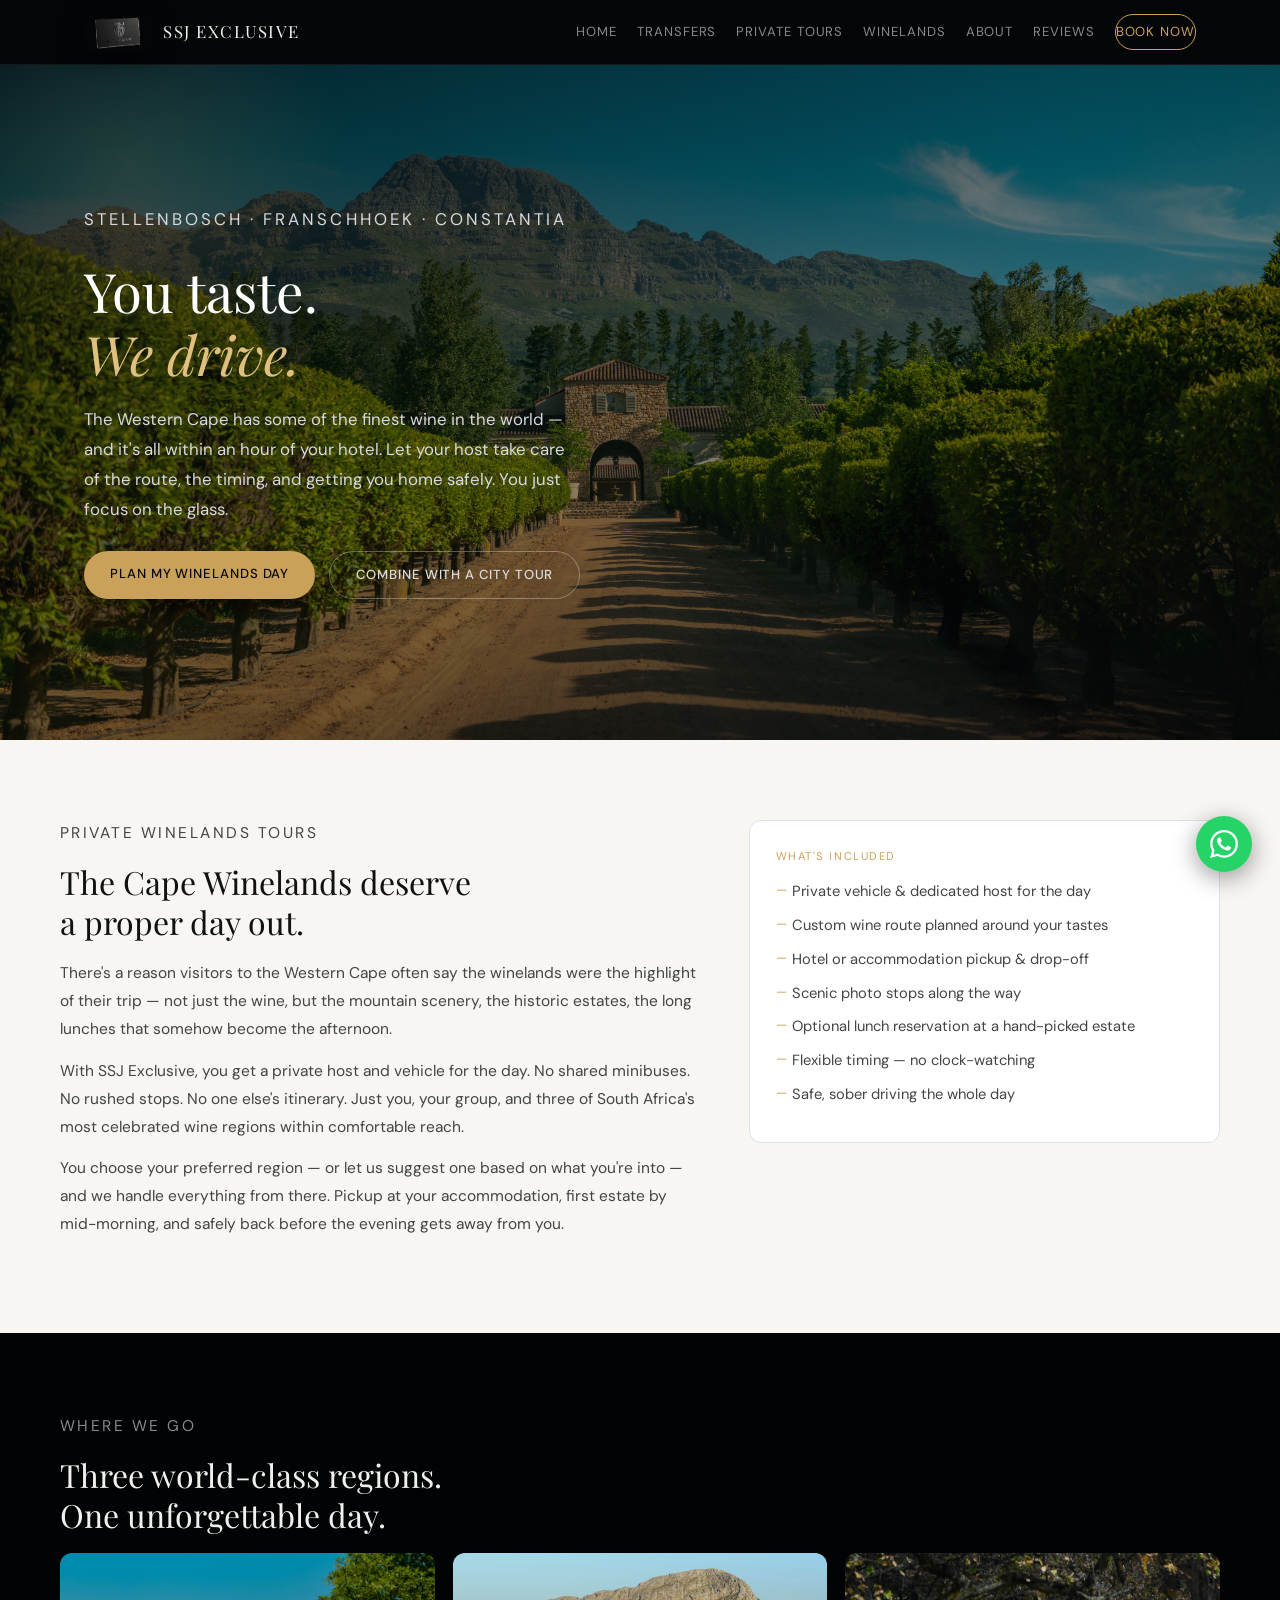
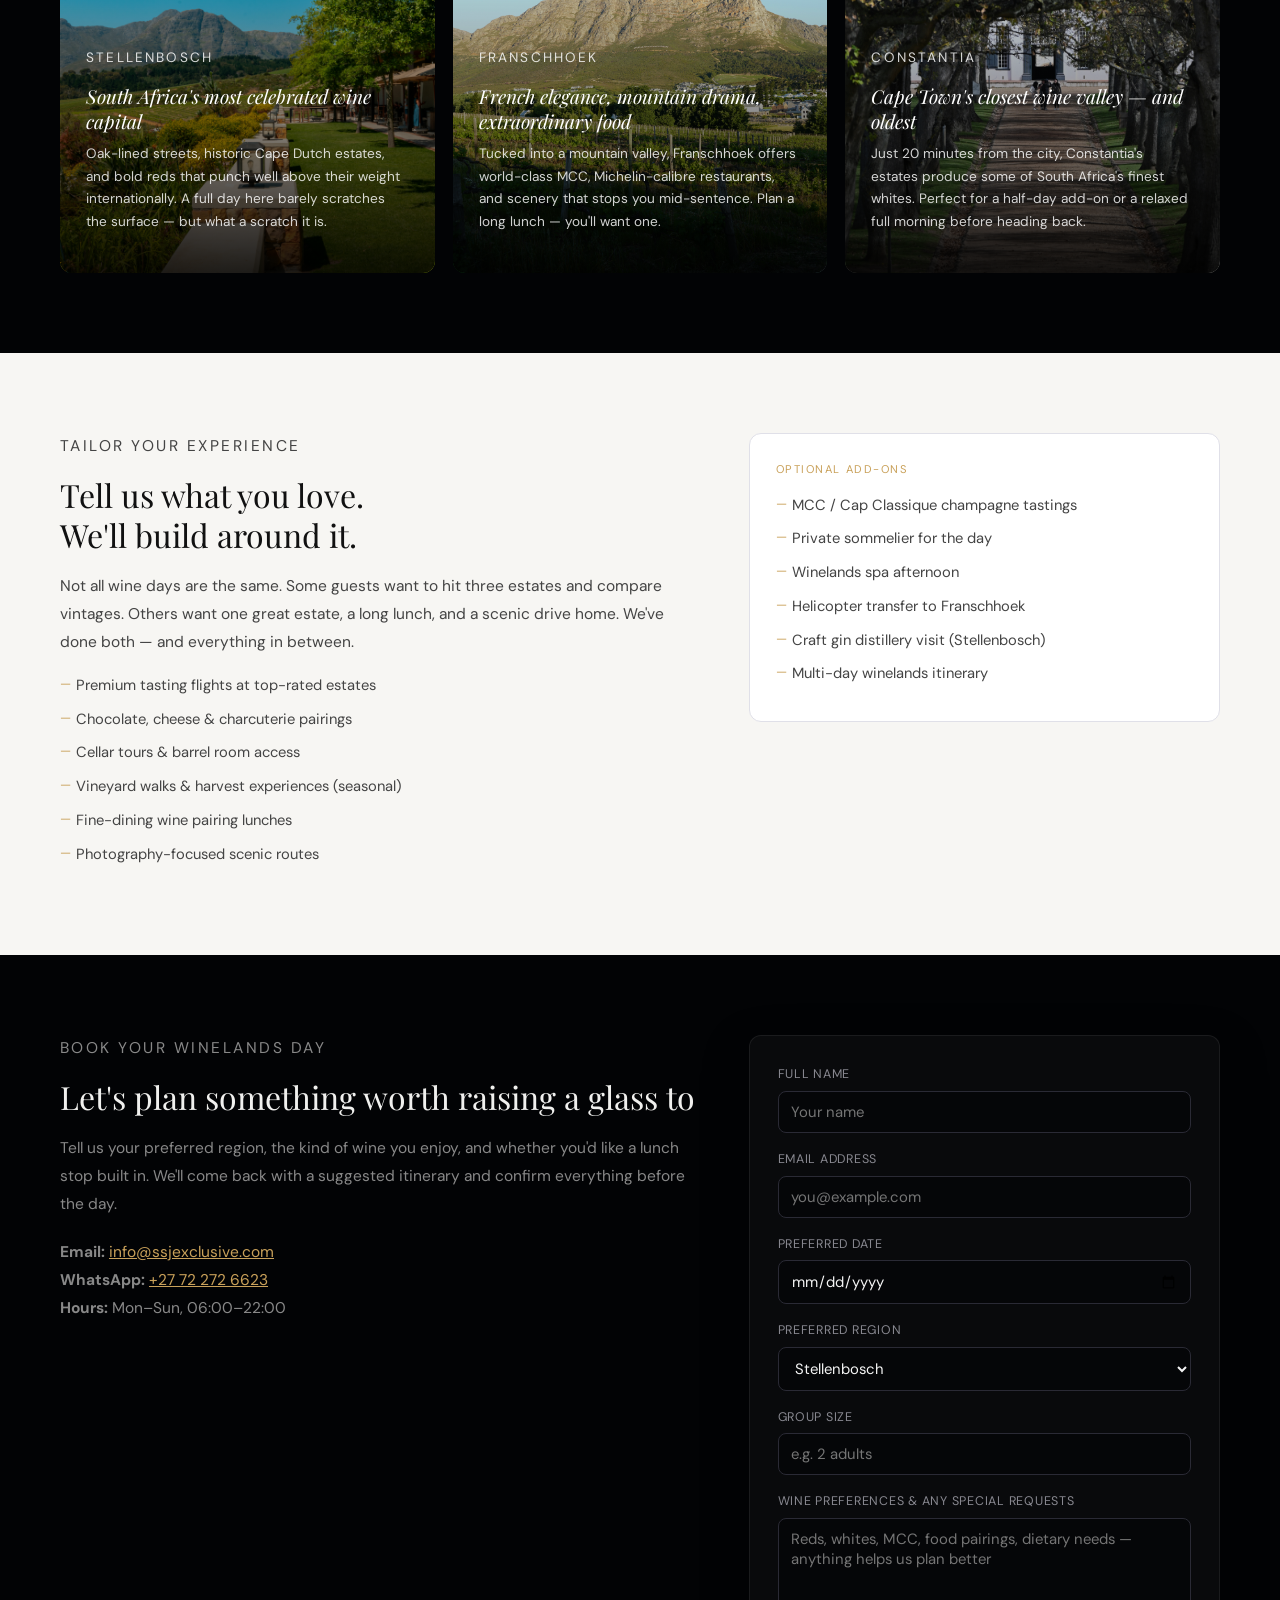
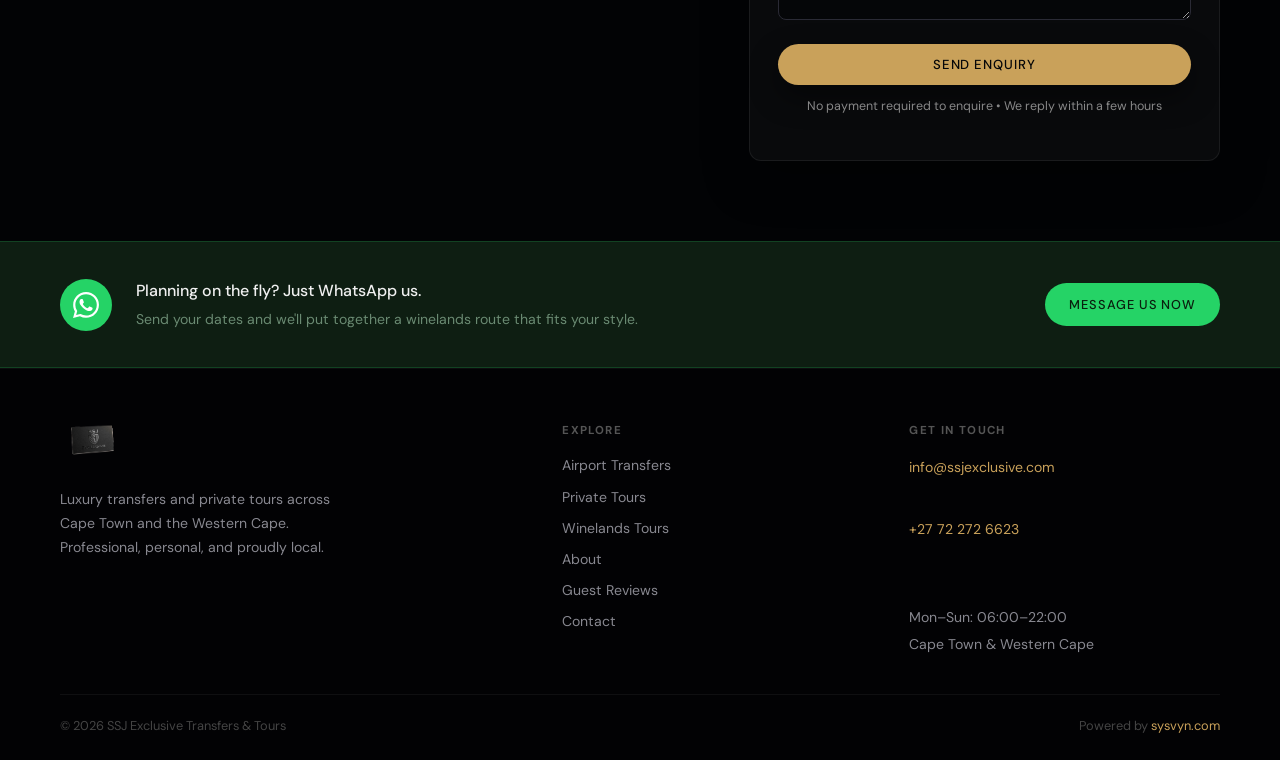
<file: wine-tours.html>
<!DOCTYPE html>
<html lang="en">
<head>
  <meta charset="UTF-8" />
  <title>Winelands Tours | SSJ Exclusive</title>
  <meta name="viewport" content="width=device-width, initial-scale=1" />
  <meta name="description" content="Private winelands day trips from Cape Town. Stellenbosch, Franschhoek, and Constantia — you taste, we drive. Curated itineraries with your personal SSJ host." />
  <meta name="keywords" content="Stellenbosch wine tour, Franschhoek wine tour, Constantia wine tour, Cape Town winelands, private wine tour SSJ Exclusive" />
  <meta name="author" content="SSJ Exclusive Transfers & Tours" />
  <meta property="og:title" content="Winelands Tours | SSJ Exclusive" />
  <meta property="og:image" content="https://ssjexclusive.com/img/hero-wine.jpg" />
  <meta name="theme-color" content="#050608" />
  <link rel="icon" type="image/png" href="img/favicon.png" />
  <link href="https://fonts.googleapis.com/css2?family=Playfair+Display:ital,wght@0,400;0,500;1,400&family=DM+Sans:wght@300;400;500&display=swap" rel="stylesheet" />
  <link rel="stylesheet" href="css/style.css" />
  <style>
    :root{--gold:#c9a15a;--gold-light:#e0c080;--dark-bg:#050608;--darker-bg:#020305;--light-bg:#f7f6f3;--text-main:#f2f2f0;--text-muted:#888890;--text-dark:#181818;--border-subtle:rgba(255,255,255,0.07);--radius:12px;}
    *{box-sizing:border-box;margin:0;padding:0;}
    body{font-family:'DM Sans',system-ui,sans-serif;background:var(--dark-bg);color:var(--text-main);line-height:1.65;}
    .site-header{position:sticky;top:0;z-index:100;background:rgba(5,6,8,0.96);backdrop-filter:blur(16px);border-bottom:1px solid var(--border-subtle);}
    .header-inner{max-width:1160px;margin:0 auto;padding:0 24px;display:flex;align-items:center;justify-content:space-between;height:64px;}
    .brand{display:flex;align-items:center;gap:10px;text-decoration:none;}
    .brand-logo{height:38px;width:auto;border-radius:6px;}
    .brand-text{font-family:'Playfair Display',serif;font-size:1.05rem;letter-spacing:0.09em;text-transform:uppercase;color:var(--text-main);}
    .main-nav{display:flex;align-items:center;gap:20px;}
    .main-nav a{color:var(--text-muted);text-decoration:none;font-size:0.82rem;letter-spacing:0.07em;text-transform:uppercase;transition:color 0.2s;}
    .main-nav a:hover{color:#fff;}
    .nav-cta{padding:7px 20px;border-radius:999px;border:1px solid var(--gold);color:var(--gold)!important;transition:all 0.2s!important;white-space:nowrap;flex-shrink:0;}
    .nav-cta:hover{background:var(--gold)!important;color:#050608!important;}

    /* HERO — img/hero-wine.jpg
       Suggested: Franschhoek or Stellenbosch vineyard aerial, late afternoon golden light.
       Size: 1920x1080 minimum. */
    .hero{position:relative;min-height:75vh;display:flex;align-items:center;overflow:hidden;background-image:linear-gradient(160deg,rgba(5,6,8,0.85) 0%,rgba(5,6,8,0.45) 55%,rgba(5,6,8,0.90) 100%),url('img/hero-wine.jpg');background-size:cover;background-position:center 60%;}
    .hero-glow{position:absolute;top:-80px;left:-100px;width:460px;height:360px;background:radial-gradient(ellipse,rgba(201,161,90,0.15) 0%,transparent 68%);pointer-events:none;}
    .hero-content{position:relative;max-width:1160px;margin:0 auto;padding:80px 24px;width:100%;}
    .hero-eyebrow{font-size:0.75rem;letter-spacing:0.18em;text-transform:uppercase;color:var(--gold);margin-bottom:20px;}
    .hero h1{font-family:'Playfair Display',serif;font-size:clamp(2.2rem,4.5vw,3.4rem);font-weight:400;line-height:1.15;color:#fff;max-width:600px;margin-bottom:20px;}
    .hero h1 em{font-style:italic;color:var(--gold-light);}
    .hero-sub{font-size:1.02rem;line-height:1.78;color:#bbbbc0;max-width:500px;margin-bottom:34px;}
    .hero-actions{display:flex;flex-wrap:wrap;gap:14px;}
    .btn-primary{padding:12px 26px;border-radius:999px;background:var(--gold);color:#050608;font-family:'DM Sans',sans-serif;font-size:0.82rem;font-weight:500;letter-spacing:0.07em;text-transform:uppercase;text-decoration:none;border:none;cursor:pointer;transition:background 0.2s,transform 0.15s;display:inline-block;}
    .btn-primary:hover{background:var(--gold-light);transform:translateY(-1px);}
    .btn-ghost{padding:12px 26px;border-radius:999px;background:transparent;color:#ddd;font-family:'DM Sans',sans-serif;font-size:0.82rem;font-weight:500;letter-spacing:0.07em;text-transform:uppercase;text-decoration:none;border:1px solid rgba(255,255,255,0.3);cursor:pointer;transition:all 0.2s;display:inline-block;}
    .btn-ghost:hover{border-color:rgba(255,255,255,0.6);background:rgba(255,255,255,0.05);}

    .section{padding:80px 24px;}
    .section .inner{max-width:1160px;margin:0 auto;}
    .section-light{background:var(--light-bg);color:var(--text-dark);}
    .section-dark{background:var(--darker-bg);color:var(--text-main);}
    .two-col{display:grid;grid-template-columns:1.35fr 1fr;gap:52px;align-items:start;}
    .section h2{font-family:'Playfair Display',serif;font-size:2rem;font-weight:400;line-height:1.25;margin-bottom:18px;}
    .section-light h2{color:#111;}
    .section-dark h2{color:#f0f0ee;}
    .section p{font-size:0.97rem;line-height:1.8;margin-bottom:14px;}
    .section-light p{color:#444;}
    .section-dark p{color:#888;}
    .section-label{font-size:0.7rem;letter-spacing:0.16em;text-transform:uppercase;color:var(--gold);margin-bottom:12px;}

    .info-card{border-radius:var(--radius);padding:26px;}
    .section-light .info-card{background:#fff;border:0.5px solid #e0e0e8;}
    .section-dark .info-card{background:rgba(255,255,255,0.03);border:0.5px solid var(--border-subtle);}
    .info-card-label{font-size:0.7rem;letter-spacing:0.14em;text-transform:uppercase;color:var(--gold);margin-bottom:14px;}
    .info-card h3{font-family:'Playfair Display',serif;font-size:1.1rem;font-weight:400;margin-bottom:14px;}
    .section-light .info-card h3{color:#111;}
    .section-dark .info-card h3{color:#f0f0ee;}
    .info-list{list-style:none;padding:0;}
    .info-list li{font-size:0.92rem;line-height:1.75;padding-left:16px;position:relative;margin-bottom:8px;}
    .section-light .info-list li{color:#444;}
    .section-dark .info-list li{color:#888;}
    .info-list li::before{content:'—';position:absolute;left:0;color:var(--gold);font-size:0.8rem;}

    /* WINE REGION CARDS
       Each has its own scenic background photo.
         wine-stellenbosch.jpg  → Stellenbosch vineyards / estate entrance
         wine-franschhoek.jpg   → Franschhoek valley, mountain backdrop
         wine-constantia.jpg    → Constantia Nek or Groot Constantia estate
       Size: 800x520px minimum, landscape.
    */
    .regions-grid{display:grid;grid-template-columns:repeat(3,1fr);gap:18px;margin-top:10px;}
    .region-card{border-radius:var(--radius);overflow:hidden;min-height:320px;position:relative;display:flex;flex-direction:column;justify-content:flex-end;padding:26px;background-size:cover;background-position:center;}
    .region-card::before{content:'';position:absolute;inset:0;background:linear-gradient(to top,rgba(0,0,0,0.88) 0%,rgba(0,0,0,0.4) 55%,rgba(0,0,0,0.08) 100%);border-radius:var(--radius);}
    .region-stellenbosch{background-image:url('img/wine-stellenbosch.jpg');background-color:#1a1208;}
    .region-franschhoek{background-image:url('img/wine-franschhoek.jpg');background-color:#141a10;}
    .region-constantia{background-image:url('img/wine-constantia.jpg');background-color:#10141a;}
    .region-content{position:relative;z-index:1;}
    .region-tag{font-size:0.68rem;letter-spacing:0.16em;text-transform:uppercase;color:rgba(255,255,255,0.65);margin-bottom:7px;}
    .region-card h3{font-family:'Playfair Display',serif;font-size:1.2rem;font-weight:400;font-style:italic;color:#ffffff;margin-bottom:10px;line-height:1.3;}
    .region-card p{font-size:0.85rem;line-height:1.65;color:rgba(255,255,255,0.82);}

    /* EXPERIENCE STRIP */
    .exp-grid{display:grid;grid-template-columns:repeat(3,1fr);gap:14px;margin-top:28px;}
    .exp-item{background:rgba(255,255,255,0.03);border:0.5px solid var(--border-subtle);border-radius:10px;padding:18px 20px;}
    .exp-item h4{font-family:'Playfair Display',serif;font-size:0.98rem;font-weight:400;color:#e0e0dc;margin-bottom:7px;}
    .exp-item p{font-size:0.83rem;color:#666;line-height:1.65;margin:0;}

    /* BOOKING FORM */
    .booking-form{background:rgba(255,255,255,0.03);border:0.5px solid var(--border-subtle);border-radius:var(--radius);padding:28px;}
    .section-light .booking-form{background:#fff;border-color:#e0e0e8;}
    .form-row{margin-bottom:16px;}
    .form-row label{display:block;font-size:0.78rem;letter-spacing:0.06em;text-transform:uppercase;color:var(--text-muted);margin-bottom:6px;}
    .section-light .form-row label{color:#888;}
    .form-row input,.form-row select,.form-row textarea{width:100%;padding:10px 12px;border-radius:8px;border:1px solid #2a2a35;background:#050608;color:#f5f5f5;font-family:'DM Sans',sans-serif;font-size:0.93rem;}
    .section-light .form-row input,.section-light .form-row select,.section-light .form-row textarea{background:#fafafa;color:#111;border-color:#d8d8e0;}
    .form-row input:focus,.form-row select:focus,.form-row textarea:focus{outline:none;border-color:var(--gold);}
    .btn-full{width:100%;text-align:center;}

    .wa-banner{background:#0e1e12;border-top:1px solid rgba(37,211,102,0.2);border-bottom:1px solid rgba(37,211,102,0.2);padding:36px 24px;}
    .wa-banner .inner{max-width:1160px;margin:0 auto;display:flex;align-items:center;gap:24px;flex-wrap:wrap;}
    .wa-icon-circle{width:52px;height:52px;border-radius:50%;background:#25D366;display:flex;align-items:center;justify-content:center;flex-shrink:0;}
    .wa-icon-circle svg{width:26px;height:26px;fill:#fff;}
    .wa-text{flex:1;}
    .wa-text h3{font-size:1rem;font-weight:500;color:#f0f0f0;margin-bottom:4px;}
    .wa-text p{font-size:0.88rem;color:#6a8a72;}
    .wa-btn{padding:11px 24px;border-radius:999px;background:#25D366;color:#0a1f0e;font-family:'DM Sans',sans-serif;font-size:0.8rem;font-weight:500;letter-spacing:0.07em;text-transform:uppercase;text-decoration:none;border:none;flex-shrink:0;transition:background 0.2s;display:inline-block;}
    .wa-btn:hover{background:#1db954;}
    .wa-float{position:fixed;bottom:28px;right:28px;z-index:999;width:56px;height:56px;border-radius:50%;background:#25D366;display:flex;align-items:center;justify-content:center;box-shadow:0 6px 24px rgba(0,0,0,0.4);text-decoration:none;transition:transform 0.2s,box-shadow 0.2s;}
    .wa-float:hover{transform:scale(1.08);box-shadow:0 10px 32px rgba(37,211,102,0.35);}
    .wa-float svg{width:28px;height:28px;fill:#fff;}
    .wa-float-tooltip{position:absolute;right:66px;top:50%;transform:translateY(-50%);background:#111;color:#f0f0f0;font-size:0.78rem;white-space:nowrap;padding:7px 12px;border-radius:8px;opacity:0;pointer-events:none;transition:opacity 0.2s;}
    .wa-float:hover .wa-float-tooltip{opacity:1;}

    .site-footer{background:#020204;padding:52px 24px 24px;border-top:1px solid rgba(255,255,255,0.04);}
    .footer-top{max-width:1160px;margin:0 auto;display:grid;grid-template-columns:1.5fr 1fr 1fr;gap:36px;padding-bottom:36px;border-bottom:1px solid rgba(255,255,255,0.05);}
    .footer-brand p{font-size:0.88rem;color:var(--text-muted);max-width:280px;margin-top:12px;line-height:1.7;}
    .footer-logo{height:36px;width:auto;border-radius:6px;}
    .footer-col h4{font-size:0.72rem;letter-spacing:0.12em;text-transform:uppercase;color:#555;margin-bottom:14px;}
    .footer-col a{display:block;font-size:0.88rem;color:var(--text-muted);text-decoration:none;margin-bottom:8px;transition:color 0.2s;}
    .footer-col a:hover{color:#fff;}
    .footer-contact{font-size:0.88rem;color:var(--text-muted);line-height:1.9;}
    .footer-contact a{color:var(--gold);text-decoration:none;}
    .footer-contact a:hover{text-decoration:underline;}
    .footer-bottom{max-width:1160px;margin:0 auto;padding-top:20px;display:flex;justify-content:space-between;align-items:center;font-size:0.8rem;color:#444;}
    .footer-bottom a{color:var(--gold);text-decoration:none;}

    @media(max-width:900px){.two-col,.regions-grid,.exp-grid,.footer-top{grid-template-columns:1fr;gap:28px;}}
    @media(max-width:600px){.main-nav{display:none;}.hero h1{font-size:2rem;}}
  </style>
</head>
<body>

<a class="wa-float" href="https://wa.me/27722726623?text=Hi%2C%20I%27d%20like%20to%20book%20a%20winelands%20tour%20with%20SSJ%20Exclusive" target="_blank" rel="noopener" aria-label="Chat on WhatsApp">
  <svg viewBox="0 0 24 24"><path d="M17.472 14.382c-.297-.149-1.758-.867-2.03-.967-.273-.099-.471-.148-.67.15-.197.297-.767.966-.94 1.164-.173.199-.347.223-.644.075-.297-.15-1.255-.463-2.39-1.475-.883-.788-1.48-1.761-1.653-2.059-.173-.297-.018-.458.13-.606.134-.133.298-.347.446-.52.149-.174.198-.298.298-.497.099-.198.05-.371-.025-.52-.075-.149-.669-1.612-.916-2.207-.242-.579-.487-.5-.669-.51-.173-.008-.371-.01-.57-.01-.198 0-.52.074-.792.372-.272.297-1.04 1.016-1.04 2.479 0 1.462 1.065 2.875 1.213 3.074.149.198 2.096 3.2 5.077 4.487.709.306 1.262.489 1.694.625.712.227 1.36.195 1.871.118.571-.085 1.758-.719 2.006-1.413.248-.694.248-1.289.173-1.413-.074-.124-.272-.198-.57-.347m-5.421 7.403h-.004a9.87 9.87 0 01-5.031-1.378l-.361-.214-3.741.982.998-3.648-.235-.374a9.86 9.86 0 01-1.51-5.26c.001-5.45 4.436-9.884 9.888-9.884 2.64 0 5.122 1.03 6.988 2.898a9.825 9.825 0 012.893 6.994c-.003 5.45-4.437 9.884-9.885 9.884m8.413-18.297A11.815 11.815 0 0012.05 0C5.495 0 .16 5.335.157 11.892c0 2.096.547 4.142 1.588 5.945L.057 24l6.305-1.654a11.882 11.882 0 005.683 1.448h.005c6.554 0 11.89-5.335 11.893-11.893a11.821 11.821 0 00-3.48-8.413z"/></svg>
  <span class="wa-float-tooltip">Chat on WhatsApp</span>
</a>

<header class="site-header">
  <div class="header-inner">
    <a href="index.html" class="brand"><img src="img/logo.png" class="brand-logo" alt="SSJ Exclusive" /><span class="brand-text">SSJ Exclusive</span></a>
    <nav class="main-nav">
      <a href="index.html">Home</a><a href="airport-transfers.html">Transfers</a><a href="private-tours.html">Private Tours</a><a href="wine-tours.html">Winelands</a><a href="about.html">About</a><a href="reviews.html">Reviews</a><a href="contact.html" class="nav-cta">Book Now</a>
    </nav>
  </div>
</header>

<section class="hero">
  <div class="hero-glow"></div>
  <div class="hero-content">
    <p class="hero-eyebrow">Stellenbosch · Franschhoek · Constantia</p>
    <h1>You taste.<br><em>We drive.</em></h1>
    <p class="hero-sub">
      The Western Cape has some of the finest wine in the world — and it's all within an hour of your hotel.
      Let your host take care of the route, the timing, and getting you home safely.
      You just focus on the glass.
    </p>
    <div class="hero-actions">
      <a href="https://wa.me/27722726623?text=Hi%2C%20I%27d%20like%20to%20plan%20a%20winelands%20day%20trip%20with%20SSJ%20Exclusive" target="_blank" rel="noopener" class="btn-primary">Plan my winelands day</a>
      <a href="private-tours.html" class="btn-ghost">Combine with a city tour</a>
    </div>
  </div>
</section>

<section class="section section-light">
  <div class="inner">
    <div class="two-col">
      <div>
        <p class="section-label">Private winelands tours</p>
        <h2>The Cape Winelands deserve<br>a proper day out.</h2>
        <p>
          There's a reason visitors to the Western Cape often say the winelands were the highlight
          of their trip — not just the wine, but the mountain scenery, the historic estates,
          the long lunches that somehow become the afternoon.
        </p>
        <p>
          With SSJ Exclusive, you get a private host and vehicle for the day. No shared minibuses.
          No rushed stops. No one else's itinerary. Just you, your group, and three of South Africa's
          most celebrated wine regions within comfortable reach.
        </p>
        <p>
          You choose your preferred region — or let us suggest one based on what you're into — and we
          handle everything from there. Pickup at your accommodation, first estate by mid-morning,
          and safely back before the evening gets away from you.
        </p>
      </div>
      <div class="info-card">
        <div class="info-card-label">What's included</div>
        <ul class="info-list">
          <li>Private vehicle &amp; dedicated host for the day</li>
          <li>Custom wine route planned around your tastes</li>
          <li>Hotel or accommodation pickup &amp; drop-off</li>
          <li>Scenic photo stops along the way</li>
          <li>Optional lunch reservation at a hand-picked estate</li>
          <li>Flexible timing — no clock-watching</li>
          <li>Safe, sober driving the whole day</li>
        </ul>
      </div>
    </div>
  </div>
</section>

<section class="section section-dark">
  <div class="inner">
    <p class="section-label">Where we go</p>
    <h2>Three world-class regions.<br>One unforgettable day.</h2>
    <div class="regions-grid">
      <div class="region-card region-stellenbosch">
        <div class="region-content">
          <p class="region-tag">Stellenbosch</p>
          <h3>South Africa's most celebrated wine capital</h3>
          <p>Oak-lined streets, historic Cape Dutch estates, and bold reds that punch well above their weight internationally. A full day here barely scratches the surface — but what a scratch it is.</p>
        </div>
      </div>
      <div class="region-card region-franschhoek">
        <div class="region-content">
          <p class="region-tag">Franschhoek</p>
          <h3>French elegance, mountain drama, extraordinary food</h3>
          <p>Tucked into a mountain valley, Franschhoek offers world-class MCC, Michelin-calibre restaurants, and scenery that stops you mid-sentence. Plan a long lunch — you'll want one.</p>
        </div>
      </div>
      <div class="region-card region-constantia">
        <div class="region-content">
          <p class="region-tag">Constantia</p>
          <h3>Cape Town's closest wine valley — and oldest</h3>
          <p>Just 20 minutes from the city, Constantia's estates produce some of South Africa's finest whites. Perfect for a half-day add-on or a relaxed full morning before heading back.</p>
        </div>
      </div>
    </div>
  </div>
</section>

<section class="section section-light">
  <div class="inner">
    <div class="two-col">
      <div>
        <p class="section-label">Tailor your experience</p>
        <h2>Tell us what you love.<br>We'll build around it.</h2>
        <p>
          Not all wine days are the same. Some guests want to hit three estates and compare vintages.
          Others want one great estate, a long lunch, and a scenic drive home. We've done both —
          and everything in between.
        </p>
        <ul class="info-list" style="margin-top:16px;">
          <li>Premium tasting flights at top-rated estates</li>
          <li>Chocolate, cheese &amp; charcuterie pairings</li>
          <li>Cellar tours &amp; barrel room access</li>
          <li>Vineyard walks &amp; harvest experiences (seasonal)</li>
          <li>Fine-dining wine pairing lunches</li>
          <li>Photography-focused scenic routes</li>
        </ul>
      </div>
      <div class="info-card">
        <div class="info-card-label">Optional add-ons</div>
        <ul class="info-list">
          <li>MCC / Cap Classique champagne tastings</li>
          <li>Private sommelier for the day</li>
          <li>Winelands spa afternoon</li>
          <li>Helicopter transfer to Franschhoek</li>
          <li>Craft gin distillery visit (Stellenbosch)</li>
          <li>Multi-day winelands itinerary</li>
        </ul>
      </div>
    </div>
  </div>
</section>

<section class="section section-dark" id="book">
  <div class="inner">
    <div class="two-col">
      <div>
        <p class="section-label">Book your winelands day</p>
        <h2>Let's plan something worth raising a glass to</h2>
        <p>
          Tell us your preferred region, the kind of wine you enjoy, and whether you'd like
          a lunch stop built in. We'll come back with a suggested itinerary and confirm everything
          before the day.
        </p>
        <p style="margin-top:20px;">
          <strong>Email:</strong> <a href="mailto:info@ssjexclusive.com" style="color:var(--gold);">info@ssjexclusive.com</a><br>
          <strong>WhatsApp:</strong> <a href="https://wa.me/27722726623" target="_blank" style="color:var(--gold);">+27 72 272 6623</a><br>
          <strong>Hours:</strong> Mon–Sun, 06:00–22:00
        </p>
      </div>
      <form id="wineForm" class="booking-form">
        <div class="form-row"><label>Full name</label><input type="text" id="wt-name" placeholder="Your name" required /></div>
        <div class="form-row"><label>Email address</label><input type="email" id="wt-email" placeholder="you@example.com" required /></div>
        <div class="form-row"><label>Preferred date</label><input type="date" id="wt-date" /></div>
        <div class="form-row">
          <label>Preferred region</label>
          <select id="wt-region">
            <option>Stellenbosch</option>
            <option>Franschhoek</option>
            <option>Constantia</option>
            <option>Not sure — suggest something</option>
            <option>Multi-region day</option>
          </select>
        </div>
        <div class="form-row"><label>Group size</label><input type="text" id="wt-group" placeholder="e.g. 2 adults" /></div>
        <div class="form-row"><label>Wine preferences &amp; any special requests</label><textarea id="wt-message" rows="4" placeholder="Reds, whites, MCC, food pairings, dietary needs — anything helps us plan better"></textarea></div>
        <button type="button" id="wineSubmitBtn" class="btn-primary btn-full" style="border:none;cursor:pointer;font-family:'DM Sans',sans-serif;" onclick="handleWineSubmit()">Send Enquiry</button>
        <p id="wineSuccess" style="display:none;margin-top:12px;text-align:center;color:var(--gold);font-size:0.9rem;">&#10003; Enquiry sent! We'll be in touch within a few hours.</p>
        <p style="font-size:0.78rem;color:#888;text-align:center;margin-top:10px;">No payment required to enquire &bull; We reply within a few hours</p>
      </form>
    </div>
  </div>
</section>

<div class="wa-banner">
  <div class="inner">
    <div class="wa-icon-circle"><svg viewBox="0 0 24 24"><path d="M17.472 14.382c-.297-.149-1.758-.867-2.03-.967-.273-.099-.471-.148-.67.15-.197.297-.767.966-.94 1.164-.173.199-.347.223-.644.075-.297-.15-1.255-.463-2.39-1.475-.883-.788-1.48-1.761-1.653-2.059-.173-.297-.018-.458.13-.606.134-.133.298-.347.446-.52.149-.174.198-.298.298-.497.099-.198.05-.371-.025-.52-.075-.149-.669-1.612-.916-2.207-.242-.579-.487-.5-.669-.51-.173-.008-.371-.01-.57-.01-.198 0-.52.074-.792.372-.272.297-1.04 1.016-1.04 2.479 0 1.462 1.065 2.875 1.213 3.074.149.198 2.096 3.2 5.077 4.487.709.306 1.262.489 1.694.625.712.227 1.36.195 1.871.118.571-.085 1.758-.719 2.006-1.413.248-.694.248-1.289.173-1.413-.074-.124-.272-.198-.57-.347m-5.421 7.403h-.004a9.87 9.87 0 01-5.031-1.378l-.361-.214-3.741.982.998-3.648-.235-.374a9.86 9.86 0 01-1.51-5.26c.001-5.45 4.436-9.884 9.888-9.884 2.64 0 5.122 1.03 6.988 2.898a9.825 9.825 0 012.893 6.994c-.003 5.45-4.437 9.884-9.885 9.884m8.413-18.297A11.815 11.815 0 0012.05 0C5.495 0 .16 5.335.157 11.892c0 2.096.547 4.142 1.588 5.945L.057 24l6.305-1.654a11.882 11.882 0 005.683 1.448h.005c6.554 0 11.89-5.335 11.893-11.893a11.821 11.821 0 00-3.48-8.413z"/></svg></div>
    <div class="wa-text"><h3>Planning on the fly? Just WhatsApp us.</h3><p>Send your dates and we'll put together a winelands route that fits your style.</p></div>
    <a href="https://wa.me/27722726623?text=Hi%2C%20I%27d%20like%20to%20plan%20a%20winelands%20day%20trip%20with%20SSJ%20Exclusive" target="_blank" rel="noopener" class="wa-btn">Message us now</a>
  </div>
</div>

<footer class="site-footer">
  <div class="footer-top">
    <div class="footer-brand"><img src="img/logo.png" class="footer-logo" alt="SSJ Exclusive" /><p>Luxury transfers and private tours across Cape Town and the Western Cape. Professional, personal, and proudly local.</p></div>
    <div class="footer-col"><h4>Explore</h4><a href="airport-transfers.html">Airport Transfers</a><a href="private-tours.html">Private Tours</a><a href="wine-tours.html">Winelands Tours</a><a href="about.html">About</a><a href="reviews.html">Guest Reviews</a><a href="contact.html">Contact</a></div>
    <div class="footer-col"><h4>Get in touch</h4><div class="footer-contact"><a href="mailto:info@ssjexclusive.com">info@ssjexclusive.com</a><br><a href="https://wa.me/27722726623" target="_blank">+27 72 272 6623</a><br><br>Mon–Sun: 06:00–22:00<br>Cape Town &amp; Western Cape</div></div>
  </div>
  <div class="footer-bottom"><span>© <span id="year"></span> SSJ Exclusive Transfers &amp; Tours</span><span>Powered by <a href="https://sysvyn.com" target="_blank">sysvyn.com</a></span></div>
</footer>
<script>
  document.getElementById('year').textContent=new Date().getFullYear();
  function handleWineSubmit(){
    var name    = document.getElementById('wt-name').value.trim();
    var email   = document.getElementById('wt-email').value.trim();
    var date    = document.getElementById('wt-date').value;
    var region  = document.getElementById('wt-region').value;
    var group   = document.getElementById('wt-group').value.trim();
    var message = document.getElementById('wt-message').value.trim();
    var btn     = document.getElementById('wineSubmitBtn');
    var success = document.getElementById('wineSuccess');
    if(!name||!email){alert('Please fill in your name and email address.');return;}
    btn.disabled=true; btn.textContent='Sending\u2026';
    fetch('https://formspree.io/f/xlgwlyjo',{
      method:'POST',
      headers:{'Accept':'application/json','Content-Type':'application/json'},
      body:JSON.stringify({_subject:'New Winelands Tour Enquiry — SSJ Exclusive',name:name,email:email,date:date,region:region,group_size:group,message:message})
    })
    .then(function(r){return r.json();})
    .then(function(d){
      if(d.ok){
        ['wt-name','wt-email','wt-date','wt-group','wt-message'].forEach(function(id){document.getElementById(id).value='';});
        document.getElementById('wt-region').selectedIndex=0;
        btn.textContent='\u2713 Enquiry Sent!'; btn.style.background='#4a7c59'; success.style.display='block';
        setTimeout(function(){btn.disabled=false;btn.textContent='Send Enquiry';btn.style.background='';success.style.display='none';},8000);
      } else {btn.disabled=false;btn.textContent='Send Enquiry';alert('Something went wrong. Please email info@ssjexclusive.com');}
    })
    .catch(function(){btn.disabled=false;btn.textContent='Send Enquiry';alert('Something went wrong. Please email info@ssjexclusive.com');});
  }
</script>
</body>
</html>
</file>
<file: css/style.css>
:root {
  --bg-dark: #050608;
  --bg-darker: #020305;
  --bg-light: #f7f7f8;
  --accent-gold: #c9a15a;
  --accent-gold-soft: rgba(201, 161, 90, 0.2);
  --text-main: #f5f5f5;
  --text-dark: #111111;
  --muted: #a0a0a5;
  --border-subtle: #2a2a30;
  --radius-card: 10px;
  --shadow-soft: 0 18px 45px rgba(0, 0, 0, 0.35);
}

*,
*::before,
*::after {
  box-sizing: border-box;
}

body {
  margin: 0;
  font-family: "Inter", system-ui, -apple-system, BlinkMacSystemFont, "Segoe UI", sans-serif;
  background-color: var(--bg-dark);
  color: var(--text-main);
  line-height: 1.6;
}

/* Layout helpers */
.container {
  width: 100%;
  max-width: 1120px;
  margin: 0 auto;
  padding: 0 20px;
}

/* Header */
.site-header {
  position: sticky;
  top: 0;
  z-index: 50;
  background: rgba(5, 6, 8, 0.96);
  backdrop-filter: blur(14px);
  border-bottom: 1px solid rgba(255, 255, 255, 0.04);
}

.header-inner {
  display: flex;
  align-items: center;
  justify-content: space-between;
  padding: 14px 0;
}

.brand {
  display: flex;
  align-items: center;
  gap: 10px;
  text-decoration: none;
}

.brand-logo {
  height: 40px;
  width: auto;
  border-radius: 6px;
  box-shadow: 0 8px 20px rgba(0, 0, 0, 0.4);
}

.brand-text {
  font-family: "Playfair Display", serif;
  font-size: 1.1rem;
  letter-spacing: 0.08em;
  text-transform: uppercase;
  color: var(--text-main);
}

.main-nav {
  display: flex;
  align-items: center;
  gap: 18px;
}

.main-nav a {
  color: var(--muted);
  text-decoration: none;
  font-size: 0.9rem;
  letter-spacing: 0.06em;
  text-transform: uppercase;
  padding: 6px 0;
  position: relative;
}

.main-nav a::after {
  content: "";
  position: absolute;
  left: 0;
  bottom: -4px;
  width: 0;
  height: 2px;
  background: var(--accent-gold);
  transition: width 0.2s ease;
}

.main-nav a:hover {
  color: #ffffff;
}

.main-nav a:hover::after {
  width: 100%;
}

.nav-cta {
  padding: 8px 16px;
  border-radius: 999px;
  border: 1px solid var(--accent-gold);
  color: var(--accent-gold);
}

.nav-cta:hover {
  background: var(--accent-gold);
  color: #050608;
}

/* Hero */
.hero {
  position: relative;
  min-height: 70vh;
  display: flex;
  align-items: center;
  color: #ffffff;
  background-image:
    linear-gradient(to bottom, rgba(0, 0, 0, 0.65), rgba(5, 6, 8, 0.95)),
    url("../img/capetown-hero.jpg");
  background-size: cover;
  background-position: center;
}

.hero-overlay {
  position: absolute;
  inset: 0;
  background: radial-gradient(circle at top left, rgba(201, 161, 90, 0.25), transparent 55%);
  pointer-events: none;
}

.hero-content {
  position: relative;
  max-width: 640px;
  padding: 80px 0;
}

.hero h1 {
  font-family: "Playfair Display", serif;
  font-size: 2.8rem;
  line-height: 1.15;
  margin-bottom: 18px;
}

.hero p {
  font-size: 1.05rem;
  color: #d8d8dd;
  margin-bottom: 26px;
}

.hero-actions {
  display: flex;
  flex-wrap: wrap;
  gap: 12px;
}

/* Buttons */
.btn {
  display: inline-flex;
  align-items: center;
  justify-content: center;
  padding: 10px 22px;
  border-radius: 999px;
  font-size: 0.95rem;
  font-weight: 500;
  letter-spacing: 0.06em;
  text-transform: uppercase;
  border: 1px solid transparent;
  text-decoration: none;
  cursor: pointer;
  transition: all 0.18s ease;
}

.btn-primary {
  background: var(--accent-gold);
  color: #050608;
  box-shadow: 0 12px 30px rgba(0, 0, 0, 0.45);
}

.btn-primary:hover {
  background: #e0b96b;
  transform: translateY(-1px);
}

.btn-outline {
  background: transparent;
  color: #ffffff;
  border-color: rgba(255, 255, 255, 0.4);
}

.btn-outline:hover {
  background: rgba(255, 255, 255, 0.06);
}

.full-width {
  width: 100%;
}

/* Sections */
.section {
  padding: 70px 0;
}

.section-light {
  background: var(--bg-light);
  color: var(--text-dark);
}

.section-dark {
  background: var(--bg-darker);
  color: var(--text-main);
}

.section h2 {
  font-family: "Playfair Display", serif;
  font-size: 2rem;
  margin-bottom: 18px;
}

.section p {
  margin-bottom: 12px;
}

/* Layouts */
.two-column {
  display: grid;
  grid-template-columns: minmax(0, 1.4fr) minmax(0, 1fr);
  gap: 40px;
  align-items: start;
}

.grid-3 {
  display: grid;
  grid-template-columns: repeat(3, minmax(0, 1fr));
  gap: 26px;
}

.center {
  text-align: center;
  margin-bottom: 32px;
}

/* Cards & lists */
.card {
  background: rgba(10, 11, 15, 0.9);
  border-radius: var(--radius-card);
  padding: 20px 22px;
  border: 1px solid var(--border-subtle);
  box-shadow: var(--shadow-soft);
}

.section-light .card {
  background: #ffffff;
  border-color: #e3e3ea;
  box-shadow: 0 12px 30px rgba(0, 0, 0, 0.08);
}

.card h3 {
  margin-top: 0;
  margin-bottom: 10px;
  font-size: 1.1rem;
}

.card ul {
  list-style: none;
  padding: 0;
  margin: 0;
}

.card li {
  margin-bottom: 6px;
}

.feature-list {
  list-style: none;
  padding: 0;
  margin: 0;
}

.feature-list li {
  position: relative;
  padding-left: 20px;
  margin-bottom: 8px;
}

.feature-list li::before {
  content: "•";
  position: absolute;
  left: 0;
  top: 0;
  color: var(--accent-gold);
}

/* Links */
.text-link {
  display: inline-flex;
  align-items: center;
  gap: 4px;
  color: var(--accent-gold);
  text-decoration: none;
  font-weight: 500;
}

.text-link:hover {
  text-decoration: underline;
}

/* Forms */
.booking-form {
  background: rgba(10, 11, 15, 0.9);
  border-radius: var(--radius-card);
  padding: 20px 22px;
  border: 1px solid var(--border-subtle);
  box-shadow: var(--shadow-soft);
}

.section-light .booking-form {
  background: #ffffff;
  border-color: #e3e3ea;
}

.form-row {
  margin-bottom: 14px;
}

.form-row label {
  display: block;
  font-size: 0.85rem;
  margin-bottom: 4px;
  color: var(--muted);
}

.section-light .form-row label {
  color: #666a72;
}

.form-row input,
.form-row select,
.form-row textarea {
  width: 100%;
  padding: 9px 10px;
  border-radius: 6px;
  border: 1px solid #3a3a42;
  background: #050608;
  color: #f5f5f5;
  font-family: inherit;
  font-size: 0.95rem;
}

.section-light .form-row input,
.section-light .form-row select,
.section-light .form-row textarea {
  background: #fdfdfd;
  color: #111111;
  border-color: #d0d0d8;
}

.form-row input:focus,
.form-row select:focus,
.form-row textarea:focus {
  outline: none;
  border-color: var(--accent-gold);
}

/* Footer */
.site-footer {
  background: #020204;
  color: #d0d0d5;
  padding-top: 40px;
  padding-bottom: 20px;
  border-top: 1px solid rgba(255, 255, 255, 0.04);
}

.footer-top {
  display: grid;
  grid-template-columns: minmax(0, 1.4fr) repeat(2, minmax(0, 1fr));
  gap: 30px;
  padding-bottom: 24px;
  border-bottom: 1px solid rgba(255, 255, 255, 0.06);
}

.footer-brand p {
  max-width: 260px;
  font-size: 0.9rem;
  color: var(--muted);
}

.footer-logo {
  height: 34px;
  width: auto;
  margin-bottom: 10px;
  border-radius: 6px;
}

.footer-links h4 {
  margin-top: 0;
  margin-bottom: 10px;
  font-size: 0.95rem;
  text-transform: uppercase;
  letter-spacing: 0.08em;
}

.footer-links a {
  display: block;
  font-size: 0.9rem;
  color: var(--muted);
  text-decoration: none;
  margin-bottom: 6px;
}

.footer-links a:hover {
  color: #ffffff;
}

.footer-bottom {
  display: flex;
  justify-content: space-between;
  align-items: center;
  padding-top: 14px;
  font-size: 0.85rem;
  color: var(--muted);
}

.powered-by a {
  color: var(--accent-gold);
  text-decoration: none;
}

.powered-by a:hover {
  text-decoration: underline;
}

/* Responsive */
@media (max-width: 900px) {
  .two-column {
    grid-template-columns: 1fr;
  }

  .grid-3 {
    grid-template-columns: 1fr;
  }

  .header-inner {
    flex-wrap: wrap;
    gap: 10px;
  }

  .main-nav {
    flex-wrap: wrap;
    justify-content: flex-end;
  }

  .hero {
    min-height: 60vh;
  }

  .hero h1 {
    font-size: 2.2rem;
  }

  .footer-top {
    grid-template-columns: 1fr;
  }

  .footer-bottom {
    flex-direction: column;
    gap: 6px;
    text-align: center;
  }
}
</file>
